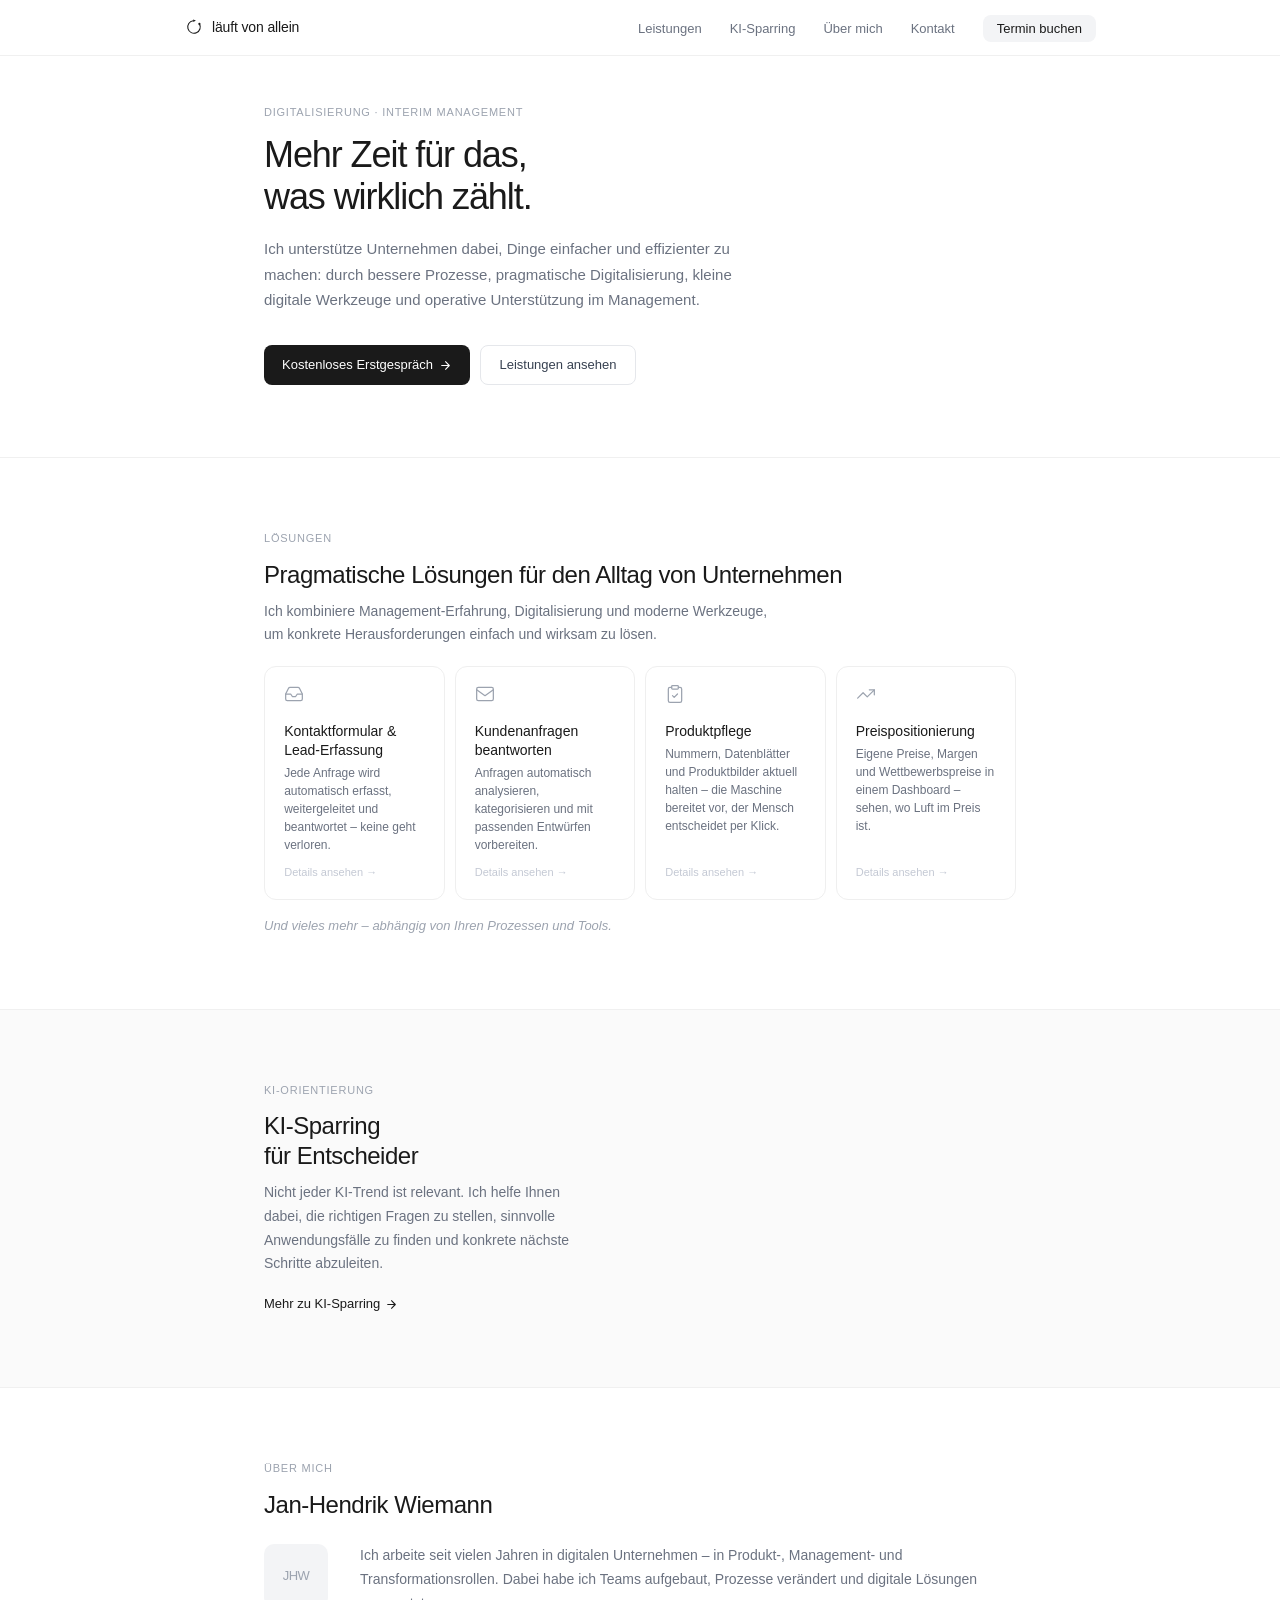
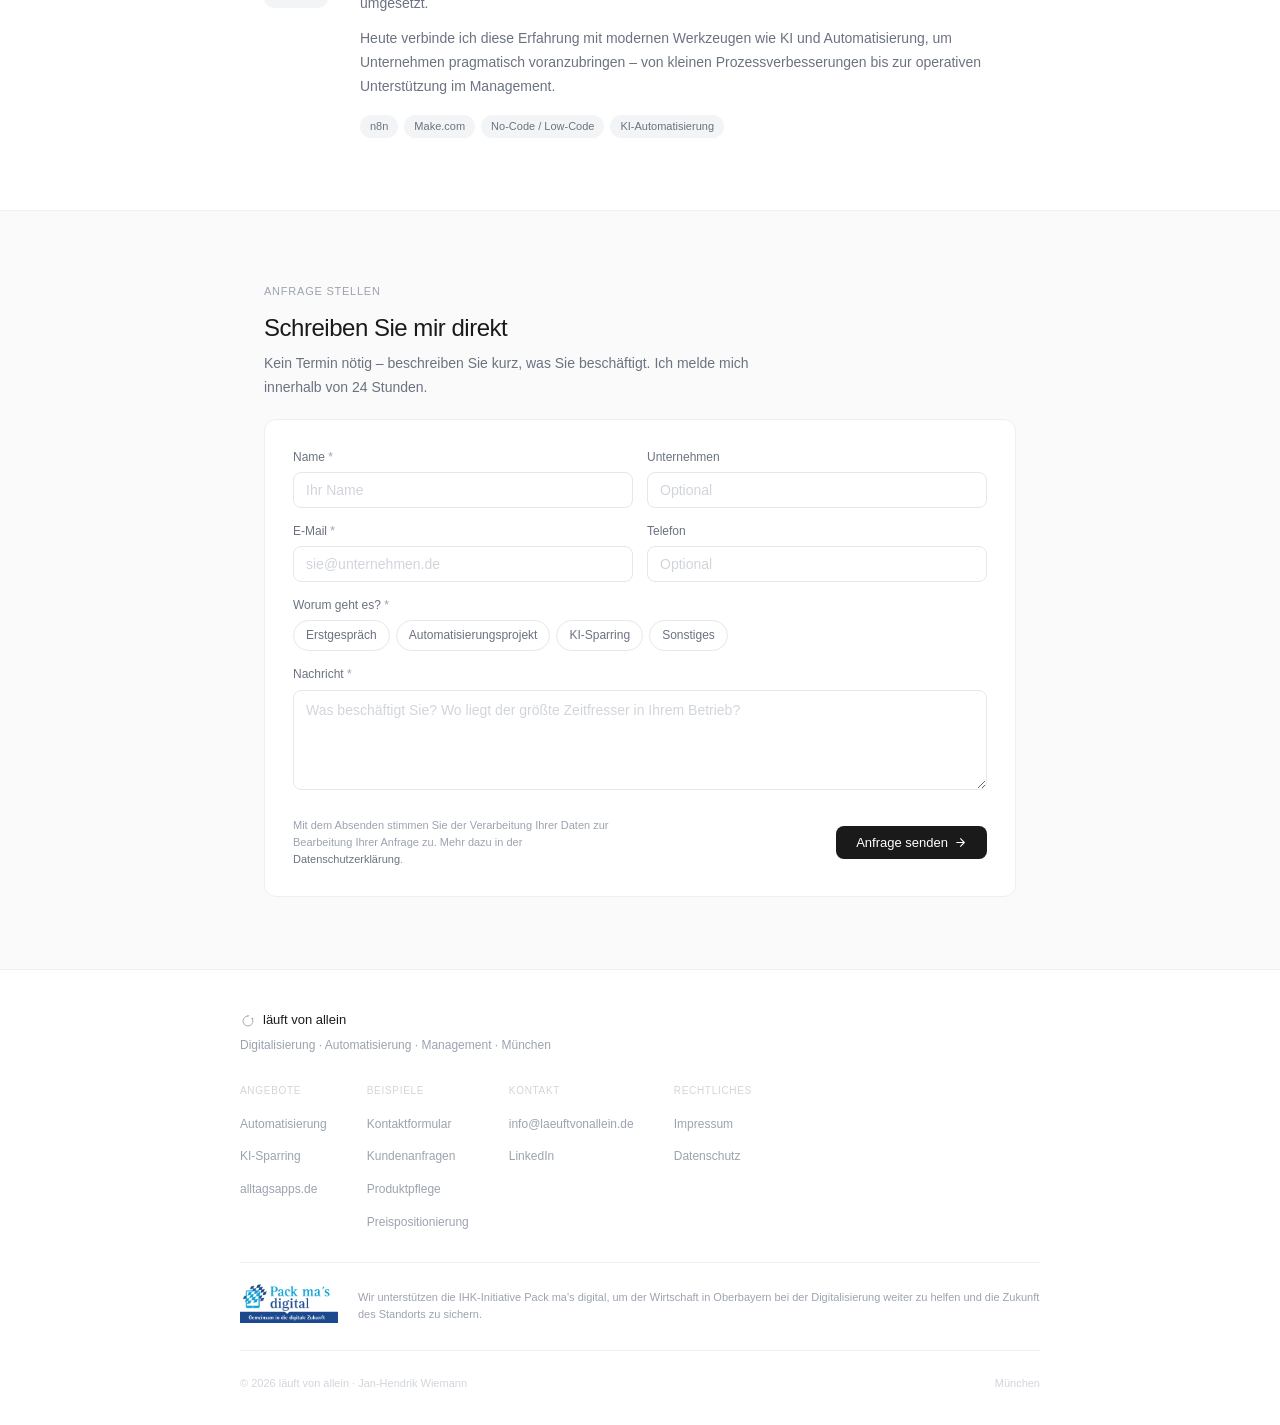
<file: index.html>
<!DOCTYPE html>
<html lang="de">
<head>
  <meta charset="UTF-8">
  <meta name="viewport" content="width=device-width, initial-scale=1.0">
  <link rel="icon" type="image/png" href="/favicon-96x96.png" sizes="96x96" />
  <link rel="icon" type="image/svg+xml" href="/favicon.svg" />
  <link rel="shortcut icon" href="/favicon.ico" />
  <link rel="apple-touch-icon" sizes="180x180" href="/apple-touch-icon.png" />
  <link rel="manifest" href="/site.webmanifest" />
  <title>läuft von allein – Prozessautomatisierung & KI-Orientierung</title>
  <meta name="description" content="Prozessautomatisierung und KI-Orientierung für kleine Unternehmen. Wiederkehrende Abläufe automatisieren, KI sinnvoll einsetzen – ohne IT-Abteilung.">
  <style>
    *, *::before, *::after { box-sizing: border-box; margin: 0; padding: 0; }
    html { scroll-behavior: smooth; }
    body {
      font-family: -apple-system, BlinkMacSystemFont, "Segoe UI", Helvetica, Arial, sans-serif;
      background: #fff;
      color: #1a1a1a;
      font-size: 16px;
      line-height: 1.6;
      -webkit-font-smoothing: antialiased;
    }

    /* ─── Container ─────────────────────────────────────────── */
    .container {
      max-width: 800px;
      margin: 0 auto;
      padding: 0 1.5rem;
    }

    /* ─── Nav ───────────────────────────────────────────────── */
    nav {
      position: fixed; top: 0; left: 0; right: 0; z-index: 100;
      background: rgba(255, 255, 255, 0.96);
      backdrop-filter: blur(8px);
      -webkit-backdrop-filter: blur(8px);
      border-bottom: 1px solid #f0f0f0;
      height: 56px;
      transition: border-color 0.2s;
    }
    .nav-inner {
      max-width: 960px; margin: 0 auto;
      display: flex; align-items: center; justify-content: space-between;
      height: 100%; padding: 0 1.5rem;
    }
    .nav-logo {
      display: flex; align-items: center; gap: 8px;
      text-decoration: none; color: #1a1a1a;
      font-size: 14px; font-weight: 500; letter-spacing: -0.01em;
    }
    .nav-links {
      display: flex; align-items: center;
      gap: 1.75rem; list-style: none;
    }
    .nav-links a {
      font-size: 13px; color: #6b7280;
      text-decoration: none; transition: color 0.15s;
    }
    .nav-links a:hover { color: #1a1a1a; }
    .nav-cta {
      font-size: 13px !important; font-weight: 500 !important;
      color: #1a1a1a !important; background: #f3f4f6;
      border-radius: 8px; padding: 6px 14px;
      transition: background 0.15s !important;
    }
    .nav-cta:hover { background: #e5e7eb !important; color: #1a1a1a !important; }
    .nav-hamburger {
      display: none; flex-direction: column; gap: 4px;
      background: none; border: none; cursor: pointer; padding: 4px;
    }
    .nav-hamburger span {
      display: block; width: 20px; height: 1.5px;
      background: #1a1a1a; border-radius: 2px; transition: all 0.2s;
    }

    /* ─── Sections ──────────────────────────────────────────── */
    .section {
      padding: 4.5rem 1.5rem;
    }
    .section + .section {
      border-top: 1px solid #f0f0f0;
    }
    .section-label {
      display: block;
      font-size: 11px; font-weight: 500;
      letter-spacing: 0.07em; text-transform: uppercase;
      color: #9ca3af; margin-bottom: 0.75rem;
    }
    .section-h2 {
      font-size: clamp(20px, 3vw, 24px);
      font-weight: 500; letter-spacing: -0.02em;
      line-height: 1.25; color: #1a1a1a;
      margin-bottom: 0.6rem;
    }
    .section-sub {
      font-size: 14px; color: #6b7280;
      line-height: 1.65; max-width: 520px;
    }

    /* ─── Hero ──────────────────────────────────────────────── */
    #hero {
      padding-top: 6.5rem;
      padding-bottom: 4.5rem;
      border-top: none !important;
    }
    #hero h1 {
      font-size: clamp(26px, 4.5vw, 36px);
      font-weight: 500; letter-spacing: -0.03em;
      line-height: 1.18; color: #1a1a1a;
      margin-bottom: 1.1rem;
    }
    .hero-sub {
      font-size: 15px; color: #6b7280;
      line-height: 1.7; max-width: 500px;
      margin-bottom: 2rem;
    }
    .hero-btns { display: flex; gap: 0.65rem; flex-wrap: wrap; }

    /* ─── Buttons ───────────────────────────────────────────── */
    .btn-dark {
      display: inline-flex; align-items: center; gap: 6px;
      background: #1a1a1a; color: #fff;
      font-size: 13px; font-weight: 500; font-family: inherit;
      padding: 9px 18px; border-radius: 8px;
      text-decoration: none; border: none; cursor: pointer;
      transition: background 0.15s;
    }
    .btn-dark:hover { background: #333; }
    .btn-outline {
      display: inline-flex; align-items: center; gap: 6px;
      background: transparent; color: #374151;
      font-size: 13px; font-weight: 400; font-family: inherit;
      padding: 9px 18px; border-radius: 8px;
      text-decoration: none; cursor: pointer;
      border: 1px solid #e5e7eb;
      transition: border-color 0.15s, background 0.15s;
    }
    .btn-outline:hover { border-color: #9ca3af; background: #fafafa; }

    /* ─── Divider ───────────────────────────────────────────── */
    .divider { border: none; border-top: 1px solid #f0f0f0; margin: 0; }

    /* ─── Cards grid ────────────────────────────────────────── */
    .cards-grid {
      display: grid;
      grid-template-columns: repeat(auto-fill, minmax(180px, 1fr));
      gap: 10px; margin-top: 1.25rem;
    }
    .card {
      background: #fff; border: 1px solid #efefef;
      border-radius: 12px; padding: 1.1rem 1.2rem;
      text-decoration: none; display: flex; flex-direction: column;
      color: inherit;
      transition: border-color 0.15s, background 0.15s;
    }
    .card:hover { border-color: #d1d5db; background: #fafafa; }
    .card-icon {
      display: block; color: #9ca3af;
      margin-bottom: 10px;
    }
    .card-name {
      font-size: 14px; font-weight: 500;
      color: #1a1a1a; margin-bottom: 4px; line-height: 1.35;
    }
    .card-desc {
      font-size: 12px; color: #6b7280; line-height: 1.5;
      flex: 1;
    }
    .card-link {
      display: inline-flex; align-items: center; gap: 4px;
      margin-top: auto; padding-top: 10px;
      font-size: 11px; color: #c4c9d4;
      transition: color 0.15s;
    }
    .card:hover .card-link { color: #6b7280; }
    .was-more {
      margin-top: 1rem; font-size: 13px;
      color: #9ca3af; font-style: italic;
    }

    /* ─── KI-Sparring ───────────────────────────────────────── */
    #ki-sparring { background: #fafafa; }
    .sparring-layout {
      display: grid; grid-template-columns: 1fr 1.2fr;
      gap: 3.5rem; align-items: start;
    }
    .sparring-tags {
      display: flex; flex-wrap: wrap; gap: 6px; margin: 0.85rem 0 0;
    }
    .sparring-tag {
      font-size: 11px; color: #6b7280;
      background: #fff; border: 1px solid #e5e7eb;
      border-radius: 20px; padding: 3px 10px;
    }
    .text-muted {
      font-size: 14px; color: #6b7280;
      line-height: 1.7; margin-bottom: 0.85rem;
    }
    .text-link {
      display: inline-flex; align-items: center; gap: 5px;
      font-size: 13px; color: #1a1a1a; font-weight: 500;
      text-decoration: none; transition: gap 0.15s;
    }
    .text-link:hover { gap: 9px; }

    /* ─── Über mich ─────────────────────────────────────────── */
    .ueber-layout {
      display: grid; grid-template-columns: auto 1fr;
      gap: 2rem; align-items: start; margin-top: 1.5rem;
    }
    .about-box {
      width: 64px; height: 64px; background: #f3f4f6;
      border-radius: 10px; display: flex;
      align-items: center; justify-content: center;
      font-size: 13px; font-weight: 500; color: #9ca3af;
      letter-spacing: -0.5px; flex-shrink: 0;
    }
    .ueber-text p {
      font-size: 14px; color: #6b7280;
      line-height: 1.7; margin-bottom: 0.75rem;
    }
    .tags { display: flex; flex-wrap: wrap; gap: 6px; margin-top: 1rem; }
    .tag {
      font-size: 11px; color: #6b7280;
      background: #f3f4f6; border-radius: 20px; padding: 3px 10px;
    }

    /* ─── Kontaktformular ───────────────────────────────────── */
    #kontakt { background: #fafafa; }
    .form-wrap {
      background: #fff; border: 1px solid #efefef;
      border-radius: 12px; padding: 1.75rem;
      margin-top: 1.25rem;
    }
    .form-row { margin-bottom: 14px; }
    .form-row-2 {
      display: grid; grid-template-columns: 1fr 1fr;
      gap: 14px; margin-bottom: 14px;
    }
    .form-label {
      display: block; font-size: 12px;
      color: #6b7280; margin-bottom: 5px;
    }
    .form-req { color: #9ca3af; }
    .form-input, .form-textarea {
      width: 100%; font-size: 14px; font-family: inherit;
      border: 1px solid #e5e7eb; border-radius: 8px;
      padding: 9px 12px; color: #1a1a1a; background: #fff;
      outline: none; transition: border-color 0.15s;
    }
    .form-input:focus, .form-textarea:focus { border-color: #9ca3af; }
    .form-input::placeholder, .form-textarea::placeholder { color: #d1d5db; }
    .form-textarea { resize: vertical; min-height: 100px; line-height: 1.55; }
    .interest-wrap {
      display: flex; flex-wrap: wrap; gap: 6px; margin-top: 5px;
    }
    .interest-label {
      display: flex; align-items: center; gap: 5px;
      padding: 5px 12px; background: #fff;
      border: 1px solid #e5e7eb; border-radius: 20px;
      cursor: pointer; font-size: 12px; color: #6b7280;
      transition: all 0.15s; user-select: none;
    }
    .interest-label:hover { border-color: #9ca3af; color: #1a1a1a; }
    .interest-label input { display: none; }
    .interest-label:has(input:checked) {
      background: #f3f4f6; border-color: #9ca3af;
      color: #1a1a1a; font-weight: 500;
    }
    .form-hp { display: none !important; }
    .form-footer {
      display: flex; align-items: center;
      justify-content: space-between;
      flex-wrap: wrap; gap: 1rem; margin-top: 1.25rem;
    }
    .form-privacy {
      font-size: 11px; color: #9ca3af;
      line-height: 1.55; max-width: 320px;
    }
    .form-privacy a { color: #6b7280; text-decoration: none; }
    .form-privacy a:hover { color: #1a1a1a; }
    .form-submit {
      display: inline-flex; align-items: center; gap: 6px;
      background: #1a1a1a; color: #fff;
      font-size: 13px; font-weight: 500; font-family: inherit;
      padding: 9px 20px; border-radius: 8px;
      border: none; cursor: pointer;
      transition: background 0.15s; white-space: nowrap;
    }
    .form-submit:hover { background: #333; }
    .form-submit:disabled { opacity: 0.4; cursor: not-allowed; }
    .form-error {
      display: none; font-size: 12px; color: #b91c1c;
      background: #fef2f2; border: 1px solid #fecaca;
      border-radius: 8px; padding: 10px 12px; margin-top: 12px;
    }
    .form-success {
      display: none; text-align: center; padding: 2rem 1rem;
    }
    .form-success-icon { font-size: 20px; color: #16a34a; margin-bottom: 8px; }
    .form-success h3 {
      font-size: 15px; font-weight: 500;
      color: #1a1a1a; margin-bottom: 4px;
    }
    .form-success p { font-size: 13px; color: #6b7280; }

    /* ─── Footer ────────────────────────────────────────────── */
    footer {
      border-top: 1px solid #f0f0f0;
      padding: 2.5rem 1.5rem 2rem;
    }
    .footer-inner { max-width: 800px; margin: 0 auto; }
    .footer-top {
      display: flex; justify-content: space-between;
      align-items: flex-start; flex-wrap: wrap; gap: 1.75rem;
      padding-bottom: 1.75rem;
      border-bottom: 1px solid #f0f0f0;
    }
    .footer-brand { display: flex; flex-direction: column; gap: 5px; }
    .footer-logo {
      display: flex; align-items: center; gap: 7px;
      text-decoration: none; color: #1a1a1a;
      font-size: 13px; font-weight: 500;
    }
    .footer-brand-sub { font-size: 12px; color: #9ca3af; }
    .footer-nav { display: flex; gap: 2.5rem; flex-wrap: wrap; }
    .footer-nav-col h4 {
      font-size: 10px; font-weight: 500;
      letter-spacing: 0.07em; text-transform: uppercase;
      color: #d1d5db; margin-bottom: 0.65rem;
    }
    .footer-nav-col ul { list-style: none; display: flex; flex-direction: column; gap: 0.45rem; }
    .footer-nav-col a {
      font-size: 12px; color: #9ca3af;
      text-decoration: none; transition: color 0.15s;
    }
    .footer-nav-col a:hover { color: #1a1a1a; }
    .footer-bottom {
      display: flex; justify-content: space-between;
      flex-wrap: wrap; gap: 0.5rem;
      font-size: 11px; color: #d1d5db;
      padding-top: 1.5rem;
    }
    .footer-bottom a { color: #9ca3af; text-decoration: none; }
    .footer-bottom a:hover { color: #1a1a1a; }

    /* ─── Responsive ────────────────────────────────────────── */
    @media (max-width: 768px) {
      .nav-links {
        display: none; flex-direction: column;
        position: absolute; top: 56px; left: 0; right: 0;
        background: #fff; padding: 1.25rem 1.5rem;
        border-bottom: 1px solid #f0f0f0;
        box-shadow: 0 8px 16px rgba(0,0,0,0.04);
        gap: 1rem;
      }
      .nav-links.open { display: flex; }
      .nav-hamburger { display: flex; }
      .sparring-layout { grid-template-columns: 1fr; gap: 1.5rem; }
    }
    @media (max-width: 600px) {
      .form-row-2 { grid-template-columns: 1fr; }
      .form-wrap { padding: 1.25rem; }
      .form-footer { flex-direction: column; }
      .form-submit { width: 100%; justify-content: center; }
    }
    @media (max-width: 480px) {
      .cards-grid { grid-template-columns: 1fr 1fr; }
      .ueber-layout { grid-template-columns: 1fr; }
      .about-box { display: none; }
    }

    /* ─── Footer partner badge ──────────────────────────────── */
    .footer-partner {
      display: flex; align-items: center; gap: 1.25rem;
      padding: 1.25rem 0;
      border-bottom: 1px solid #f0f0f0;
    }
    .footer-partner img {
      height: 40px; width: auto; flex-shrink: 0;
    }
    .footer-partner-text {
      font-size: 11px; color: #9ca3af; line-height: 1.55;
    }
  </style>
</head>
<body>

<!-- ═══ NAV ═══════════════════════════════════════════════════════ -->
<nav id="nav">
  <div class="nav-inner">
    <a href="/" class="nav-logo">
      <svg width="20" height="20" viewBox="0 0 64 64" fill="none" xmlns="http://www.w3.org/2000/svg" aria-hidden="true">
        <circle cx="49.3" cy="22" r="3.5" fill="#1a1a1a"/>
        <path d="M 49.3,22 A 20,20 0 1,1 29.2,12.2" stroke="#1a1a1a" stroke-width="3.5" stroke-linecap="round"/>
        <polygon points="38,11 30,16 29,8" fill="#1a1a1a"/>
      </svg>
      läuft von allein
    </a>
    <ul class="nav-links" id="nav-links">
      <li><a href="#leistungen">Leistungen</a></li>
      <li><a href="#ki-sparring">KI-Sparring</a></li>
      <li><a href="#ueber">Über mich</a></li>
      <li><a href="#kontakt">Kontakt</a></li>
      <li><a href="https://calendar.app.google/vXAGb7DQjwTJtg9t6" target="_blank" rel="noopener" class="nav-cta">Termin buchen</a></li>
    </ul>
    <button class="nav-hamburger" id="hamburger" onclick="toggleMenu()" aria-label="Menü">
      <span></span><span></span><span></span>
    </button>
  </div>
</nav>

<!-- ═══ HERO ════════════════════════════════════════════════════ -->
<section class="section" id="hero">
  <div class="container">
    <span class="section-label">Digitalisierung · Interim Management</span>
    <h1>Mehr Zeit für das,<br>was wirklich zählt.</h1>
    <p class="hero-sub">Ich unterstütze Unternehmen dabei, Dinge einfacher und effizienter zu machen: durch bessere Prozesse, pragmatische Digitalisierung, kleine digitale Werkzeuge und operative Unterstützung im Management.</p>
    <div class="hero-btns">
      <a href="https://calendar.app.google/vXAGb7DQjwTJtg9t6" target="_blank" rel="noopener" class="btn-dark">
        Kostenloses Erstgespräch
        <svg width="13" height="13" viewBox="0 0 24 24" fill="none" stroke="currentColor" stroke-width="2" stroke-linecap="round" stroke-linejoin="round"><path d="M5 12h14M12 5l7 7-7 7"/></svg>
      </a>
      <a href="#leistungen" class="btn-outline">Leistungen ansehen</a>
    </div>
  </div>
</section>

<hr class="divider">

<!-- ═══ LEISTUNGEN / BEISPIELE ══════════════════════════════════ -->
<section class="section" id="leistungen">
  <div class="container">
    <span class="section-label">Lösungen</span>
    <h2 class="section-h2">Pragmatische Lösungen für den Alltag von Unternehmen</h2>
    <p class="section-sub">Ich kombiniere Management-Erfahrung, Digitalisierung und moderne Werkzeuge, um konkrete Herausforderungen einfach und wirksam zu lösen.</p>
    <div class="cards-grid">

      <a href="/kontaktformular" class="card">
        <span class="card-icon">
          <svg width="20" height="20" viewBox="0 0 24 24" fill="none" stroke="currentColor" stroke-width="1.5" stroke-linecap="round" stroke-linejoin="round">
            <polyline points="22 12 16 12 14 15 10 15 8 12 2 12"/>
            <path d="M5.45 5.11 2 12v6a2 2 0 002 2h16a2 2 0 002-2v-6l-3.45-6.89A2 2 0 0016.76 4H7.24a2 2 0 00-1.79 1.11z"/>
          </svg>
        </span>
        <div class="card-name">Kontaktformular &amp; Lead-Erfassung</div>
        <div class="card-desc">Jede Anfrage wird automatisch erfasst, weitergeleitet und beantwortet – keine geht verloren.</div>
        <span class="card-link">Details ansehen →</span>
      </a>

      <a href="/email-autoentwurf" class="card">
        <span class="card-icon">
          <svg width="20" height="20" viewBox="0 0 24 24" fill="none" stroke="currentColor" stroke-width="1.5" stroke-linecap="round" stroke-linejoin="round">
            <rect x="2" y="4" width="20" height="16" rx="2"/>
            <path d="m2 7 10 7 10-7"/>
          </svg>
        </span>
        <div class="card-name">Kundenanfragen beantworten</div>
        <div class="card-desc">Anfragen automatisch analysieren, kategorisieren und mit passenden Entwürfen vorbereiten.</div>
        <span class="card-link">Details ansehen →</span>
      </a>

      <a href="/produktpflege" class="card">
        <span class="card-icon">
          <svg width="20" height="20" viewBox="0 0 24 24" fill="none" stroke="currentColor" stroke-width="1.5" stroke-linecap="round" stroke-linejoin="round">
            <rect width="8" height="4" x="8" y="2" rx="1" ry="1"/>
            <path d="M16 4h2a2 2 0 0 1 2 2v14a2 2 0 0 1-2 2H6a2 2 0 0 1-2-2V6a2 2 0 0 1 2-2h2"/>
            <path d="m9 14 2 2 4-4"/>
          </svg>
        </span>
        <div class="card-name">Produktpflege</div>
        <div class="card-desc">Nummern, Datenblätter und Produktbilder aktuell halten – die Maschine bereitet vor, der Mensch entscheidet per Klick.</div>
        <span class="card-link">Details ansehen →</span>
      </a>

      <a href="/preispositionierung" class="card">
        <span class="card-icon">
          <svg width="20" height="20" viewBox="0 0 24 24" fill="none" stroke="currentColor" stroke-width="1.5" stroke-linecap="round" stroke-linejoin="round">
            <polyline points="22 7 13.5 15.5 8.5 10.5 2 17"/>
            <polyline points="16 7 22 7 22 13"/>
          </svg>
        </span>
        <div class="card-name">Preispositionierung</div>
        <div class="card-desc">Eigene Preise, Margen und Wettbewerbspreise in einem Dashboard – sehen, wo Luft im Preis ist.</div>
        <span class="card-link">Details ansehen →</span>
      </a>

    </div>
    <p class="was-more">Und vieles mehr – abhängig von Ihren Prozessen und Tools.</p>
  </div>
</section>

<!-- ═══ KI-SPARRING ══════════════════════════════════════════════ -->
<section class="section" id="ki-sparring">
  <div class="container">
    <div class="sparring-layout">
      <div>
       <span class="section-label">KI-Orientierung</span>
<h2 class="section-h2">KI-Sparring<br>für Entscheider</h2>

<p class="text-muted">
Nicht jeder KI-Trend ist relevant. Ich helfe Ihnen dabei, die richtigen Fragen zu stellen, sinnvolle Anwendungsfälle zu finden und konkrete nächste Schritte abzuleiten.
</p>

<a href="/ki-sparring" class="text-link">
          Mehr zu KI-Sparring
          <svg width="13" height="13" viewBox="0 0 24 24" fill="none" stroke="currentColor" stroke-width="2" stroke-linecap="round" stroke-linejoin="round"><path d="M5 12h14M12 5l7 7-7 7"/></svg>
        </a>
      </div>
    </div>
  </div>
</section>

<!-- ═══ ÜBER MICH ════════════════════════════════════════════════ -->
<section class="section" id="ueber">
  <div class="container">
    <span class="section-label">Über mich</span>
    <h2 class="section-h2">Jan-Hendrik Wiemann</h2>
    <div class="ueber-layout">
      <div class="about-box">JHW</div>
      <div class="ueber-text">
        <p>Ich arbeite seit vielen Jahren in digitalen Unternehmen – in Produkt-, Management- und Transformationsrollen. Dabei habe ich Teams aufgebaut, Prozesse verändert und digitale Lösungen umgesetzt.</p>
        <p>Heute verbinde ich diese Erfahrung mit modernen Werkzeugen wie KI und Automatisierung, um Unternehmen pragmatisch voranzubringen – von kleinen Prozessverbesserungen bis zur operativen Unterstützung im Management.</p>
        <div class="tags">
          <span class="tag">n8n</span>
          <span class="tag">Make.com</span>
          <span class="tag">No-Code / Low-Code</span>
          <span class="tag">KI-Automatisierung</span>
        </div>
      </div>
    </div>
  </div>
</section>

<!-- ═══ KONTAKT ══════════════════════════════════════════════════ -->
<section class="section" id="kontakt">
  <div class="container">
    <span class="section-label">Anfrage stellen</span>
    <h2 class="section-h2">Schreiben Sie mir direkt</h2>
    <p class="section-sub">Kein Termin nötig – beschreiben Sie kurz, was Sie beschäftigt. Ich melde mich innerhalb von 24&nbsp;Stunden.</p>
    <div class="form-wrap" id="form-wrap">
      <div id="form-fields">
        <div class="form-row-2">
          <div class="form-row" style="margin-bottom:0">
            <label class="form-label" for="kf-name">Name <span class="form-req">*</span></label>
            <input class="form-input" type="text" id="kf-name" name="name" placeholder="Ihr Name" autocomplete="name" required>
          </div>
          <div class="form-row" style="margin-bottom:0">
            <label class="form-label" for="kf-firma">Unternehmen</label>
            <input class="form-input" type="text" id="kf-firma" name="firma" placeholder="Optional" autocomplete="organization">
          </div>
        </div>
        <div class="form-row-2" style="margin-top:14px">
          <div class="form-row" style="margin-bottom:0">
            <label class="form-label" for="kf-email">E-Mail <span class="form-req">*</span></label>
            <input class="form-input" type="email" id="kf-email" name="email" placeholder="sie@unternehmen.de" autocomplete="email" required>
          </div>
          <div class="form-row" style="margin-bottom:0">
            <label class="form-label" for="kf-telefon">Telefon</label>
            <input class="form-input" type="tel" id="kf-telefon" name="telefon" placeholder="Optional" autocomplete="tel">
          </div>
        </div>
        <div class="form-row" style="margin-top:14px">
          <label class="form-label">Worum geht es? <span class="form-req">*</span></label>
          <div class="interest-wrap" id="kf-interests">
            <label class="interest-label">
              <input type="checkbox" name="interesse" value="Erstgespräch"> Erstgespräch
            </label>
            <label class="interest-label">
              <input type="checkbox" name="interesse" value="Automatisierungsprojekt"> Automatisierungsprojekt
            </label>
            <label class="interest-label">
              <input type="checkbox" name="interesse" value="KI-Sparring"> KI-Sparring
            </label>
            <label class="interest-label">
              <input type="checkbox" name="interesse" value="Sonstiges"> Sonstiges
            </label>
          </div>
        </div>
        <div class="form-row" style="margin-top:14px">
          <label class="form-label" for="kf-nachricht">Nachricht <span class="form-req">*</span></label>
          <textarea class="form-textarea" id="kf-nachricht" name="nachricht" placeholder="Was beschäftigt Sie? Wo liegt der größte Zeitfresser in Ihrem Betrieb?" required></textarea>
        </div>
        <div class="form-hp" aria-hidden="true">
          <input type="text" name="_hp" tabindex="-1" autocomplete="off">
        </div>
        <div class="form-error" id="kf-error"></div>
        <div class="form-footer">
          <p class="form-privacy">
            Mit dem Absenden stimmen Sie der Verarbeitung Ihrer Daten zur Bearbeitung Ihrer Anfrage zu.
            Mehr dazu in der <a href="/datenschutz">Datenschutzerklärung</a>.
          </p>
          <button type="button" class="form-submit" id="kf-submit" onclick="submitKontakt()">
            Anfrage senden
            <svg width="13" height="13" viewBox="0 0 24 24" fill="none" stroke="currentColor" stroke-width="2" stroke-linecap="round" stroke-linejoin="round"><path d="M5 12h14M12 5l7 7-7 7"/></svg>
          </button>
        </div>
      </div>
      <div class="form-success" id="kf-success">
        <div class="form-success-icon">✓</div>
        <h3>Anfrage eingegangen</h3>
        <p>Danke – ich melde mich innerhalb von 24&nbsp;Stunden bei Ihnen.</p>
      </div>
    </div>
  </div>
</section>

<!-- ═══ FOOTER ═══════════════════════════════════════════════════ -->
<footer>
  <div class="footer-inner">
    <div class="footer-top">
      <div class="footer-brand">
        <a href="/" class="footer-logo">
          <svg width="16" height="16" viewBox="0 0 64 64" fill="none" xmlns="http://www.w3.org/2000/svg" aria-hidden="true">
            <circle cx="49.3" cy="22" r="3.5" fill="#9ca3af"/>
            <path d="M 49.3,22 A 20,20 0 1,1 29.2,12.2" stroke="#9ca3af" stroke-width="3.5" stroke-linecap="round"/>
            <polygon points="38,11 30,16 29,8" fill="#9ca3af"/>
          </svg>
          läuft von allein
        </a>
        <span class="footer-brand-sub">Digitalisierung · Automatisierung · Management · München</span>
      </div>
      <div class="footer-nav">
        <div class="footer-nav-col">
          <h4>Angebote</h4>
          <ul>
            <li><a href="#leistungen">Automatisierung</a></li>
            <li><a href="/ki-sparring">KI-Sparring</a></li>
            <li><a href="https://alltagsapps.de" target="_blank" rel="noopener">alltagsapps.de</a></li>
          </ul>
        </div>
        <div class="footer-nav-col">
          <h4>Beispiele</h4>
          <ul>
            <li><a href="/kontaktformular">Kontaktformular</a></li>
            <li><a href="/email-autoentwurf">Kundenanfragen</a></li>
            <li><a href="/produktpflege">Produktpflege</a></li>
            <li><a href="/preispositionierung">Preispositionierung</a></li>
          </ul>
        </div>
        <div class="footer-nav-col">
          <h4>Kontakt</h4>
          <ul>
            <li><a href="mailto:info@laeuftvonallein.de">info@laeuftvonallein.de</a></li>
            <li><a href="https://www.linkedin.com/in/janwiemann" target="_blank" rel="noopener">LinkedIn</a></li>
          </ul>
        </div>
        <div class="footer-nav-col">
          <h4>Rechtliches</h4>
          <ul>
            <li><a href="/impressum">Impressum</a></li>
            <li><a href="/datenschutz">Datenschutz</a></li>
          </ul>
        </div>
      </div>
    </div>
    <div class="footer-partner">
      <a href="https://www.packmasdigital.de" target="_blank" rel="noopener" style="flex-shrink:0;">
        <img src="packmasdigital.png" alt="Pack ma's digital – IHK-Initiative">
      </a>
      <span class="footer-partner-text">Wir unterstützen die IHK-Initiative Pack ma's digital, um der Wirtschaft in Oberbayern bei der Digitalisierung weiter zu helfen und die Zukunft des Standorts zu sichern.</span>
    </div>
    <div class="footer-bottom">
      <span>© 2026 läuft von allein · Jan-Hendrik Wiemann</span>
      <span>München</span>
    </div>
  </div>
</footer>

<script>
  // ─── Kontaktformular ───────────────────────────────────────────
  async function submitKontakt() {
    const btn = document.getElementById('kf-submit');
    const errorEl = document.getElementById('kf-error');
    errorEl.style.display = 'none';

    const hp = document.querySelector('input[name="_hp"]');
    if (hp && hp.value) return;

    const name = document.getElementById('kf-name').value.trim();
    const email = document.getElementById('kf-email').value.trim();
    const nachricht = document.getElementById('kf-nachricht').value.trim();

    if (!name || !email || !nachricht) {
      errorEl.textContent = 'Bitte füllen Sie alle Pflichtfelder aus (Name, E-Mail, Nachricht).';
      errorEl.style.display = 'block';
      return;
    }
    if (!/^[^\s@]+@[^\s@]+\.[^\s@]+$/.test(email)) {
      errorEl.textContent = 'Bitte geben Sie eine gültige E-Mail-Adresse ein.';
      errorEl.style.display = 'block';
      return;
    }

    const interests = [...document.querySelectorAll('.interest-label input:checked')]
      .map(i => i.value);

    const payload = {
      name, email,
      firma: document.getElementById('kf-firma').value.trim() || null,
      telefon: document.getElementById('kf-telefon').value.trim() || null,
      interesse: interests.join(', ') || 'Keine Angabe',
      nachricht,
      quelle: 'laeuftvonallein.de',
      timestamp: new Date().toISOString()
    };

    btn.disabled = true;
    btn.textContent = 'Wird gesendet…';

    try {
      const res = await fetch('https://n8n.laeuftvonallein.de/webhook/kontakt-lva', {
        method: 'POST',
        headers: { 'Content-Type': 'application/json' },
        body: JSON.stringify(payload)
      });
      if (!res.ok) throw new Error('HTTP ' + res.status);
      document.getElementById('form-fields').style.display = 'none';
      document.getElementById('kf-success').style.display = 'block';
    } catch (err) {
      errorEl.textContent = 'Etwas ist schiefgelaufen. Bitte schreiben Sie direkt an info@laeuftvonallein.de';
      errorEl.style.display = 'block';
      btn.disabled = false;
      btn.innerHTML = 'Anfrage senden <svg width="13" height="13" viewBox="0 0 24 24" fill="none" stroke="currentColor" stroke-width="2" stroke-linecap="round" stroke-linejoin="round"><path d="M5 12h14M12 5l7 7-7 7"/></svg>';
    }
  }

  // ─── Nav scroll border ─────────────────────────────────────────
  window.addEventListener('scroll', () => {
    document.getElementById('nav').style.borderBottomColor =
      window.scrollY > 10 ? '#e5e7eb' : '#f0f0f0';
  });

  // ─── Mobile menu ───────────────────────────────────────────────
  function toggleMenu() {
    document.getElementById('nav-links').classList.toggle('open');
  }

  document.querySelectorAll('.nav-links a').forEach(a => {
    a.addEventListener('click', () => {
      document.getElementById('nav-links').classList.remove('open');
    });
  });

  // ─── Smooth scroll for internal anchors ───────────────────────
  document.querySelectorAll('a[href^="#"]').forEach(a => {
    a.addEventListener('click', e => {
      const id = a.getAttribute('href').slice(1);
      const el = document.getElementById(id);
      if (el) {
        e.preventDefault();
        const offset = 64;
        const top = el.getBoundingClientRect().top + window.scrollY - offset;
        window.scrollTo({ top, behavior: 'smooth' });
      }
    });
  });
</script>
</body>
</html>
</file>
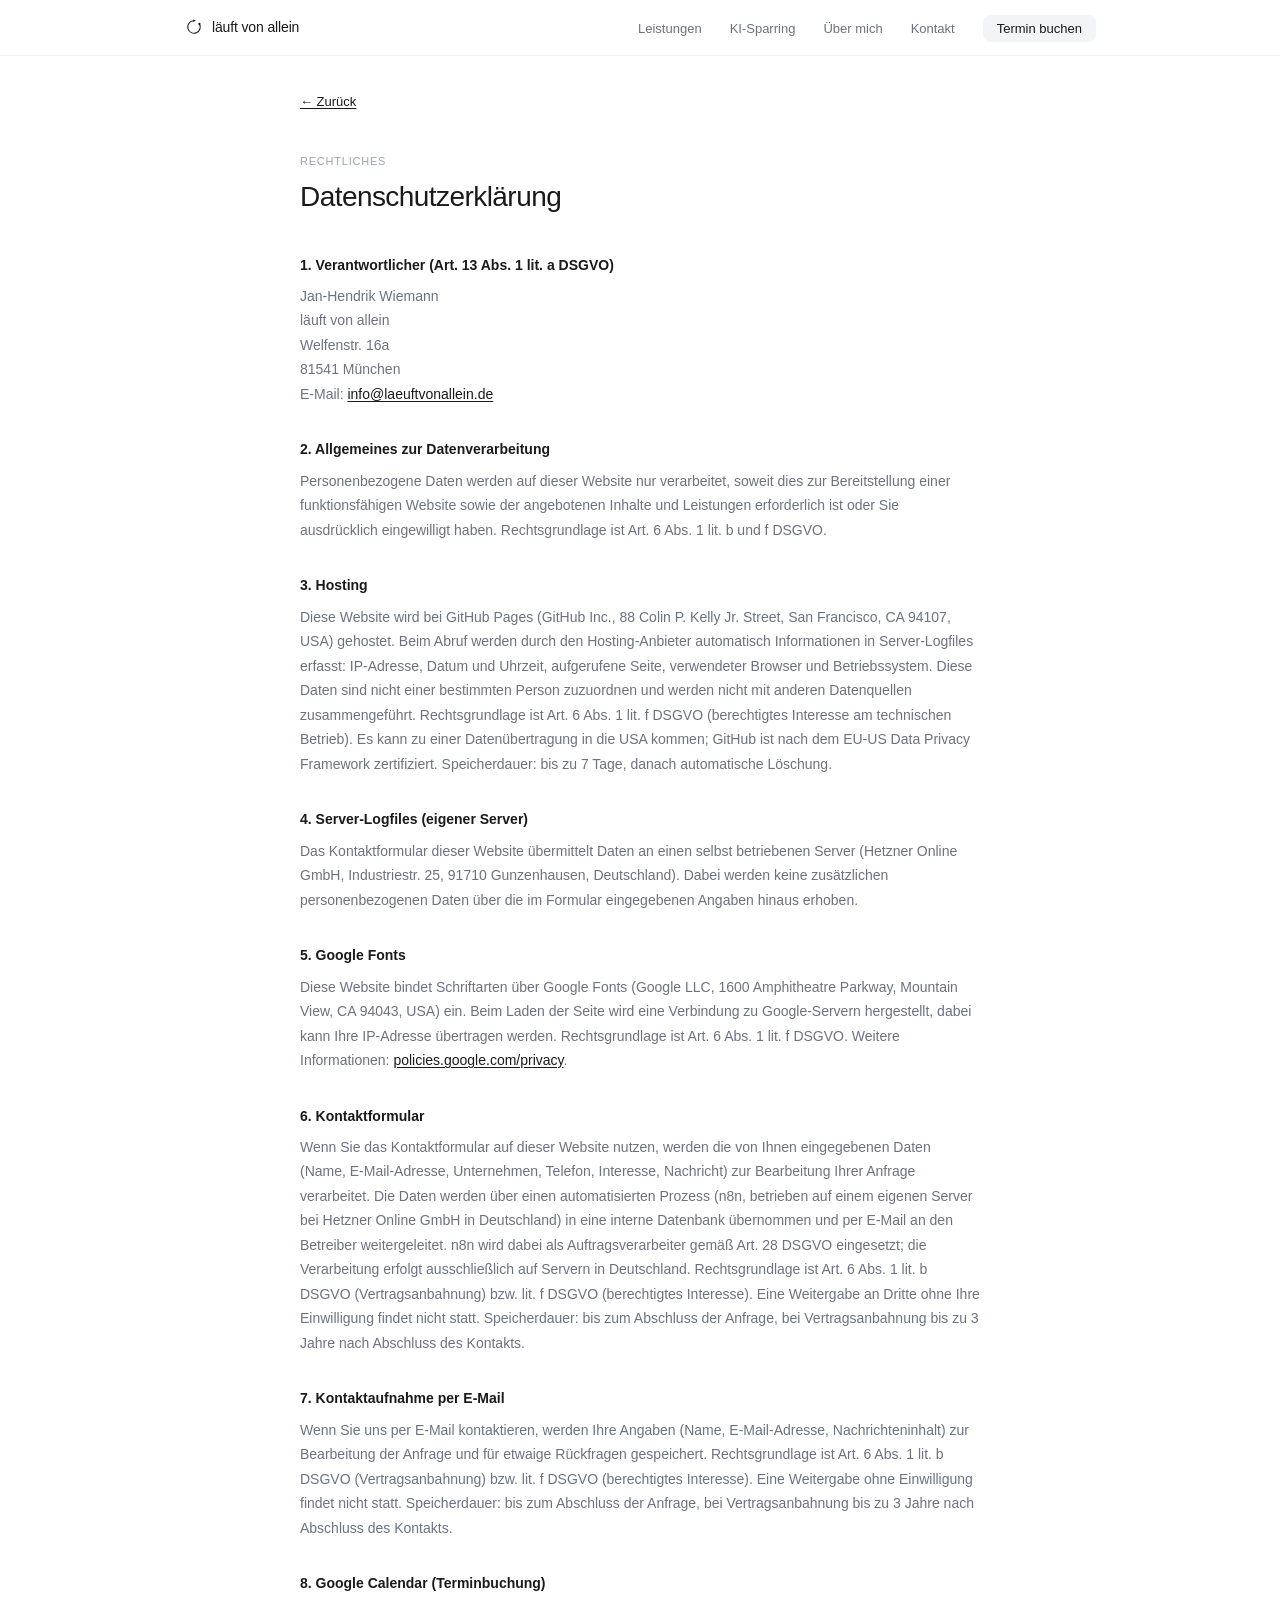
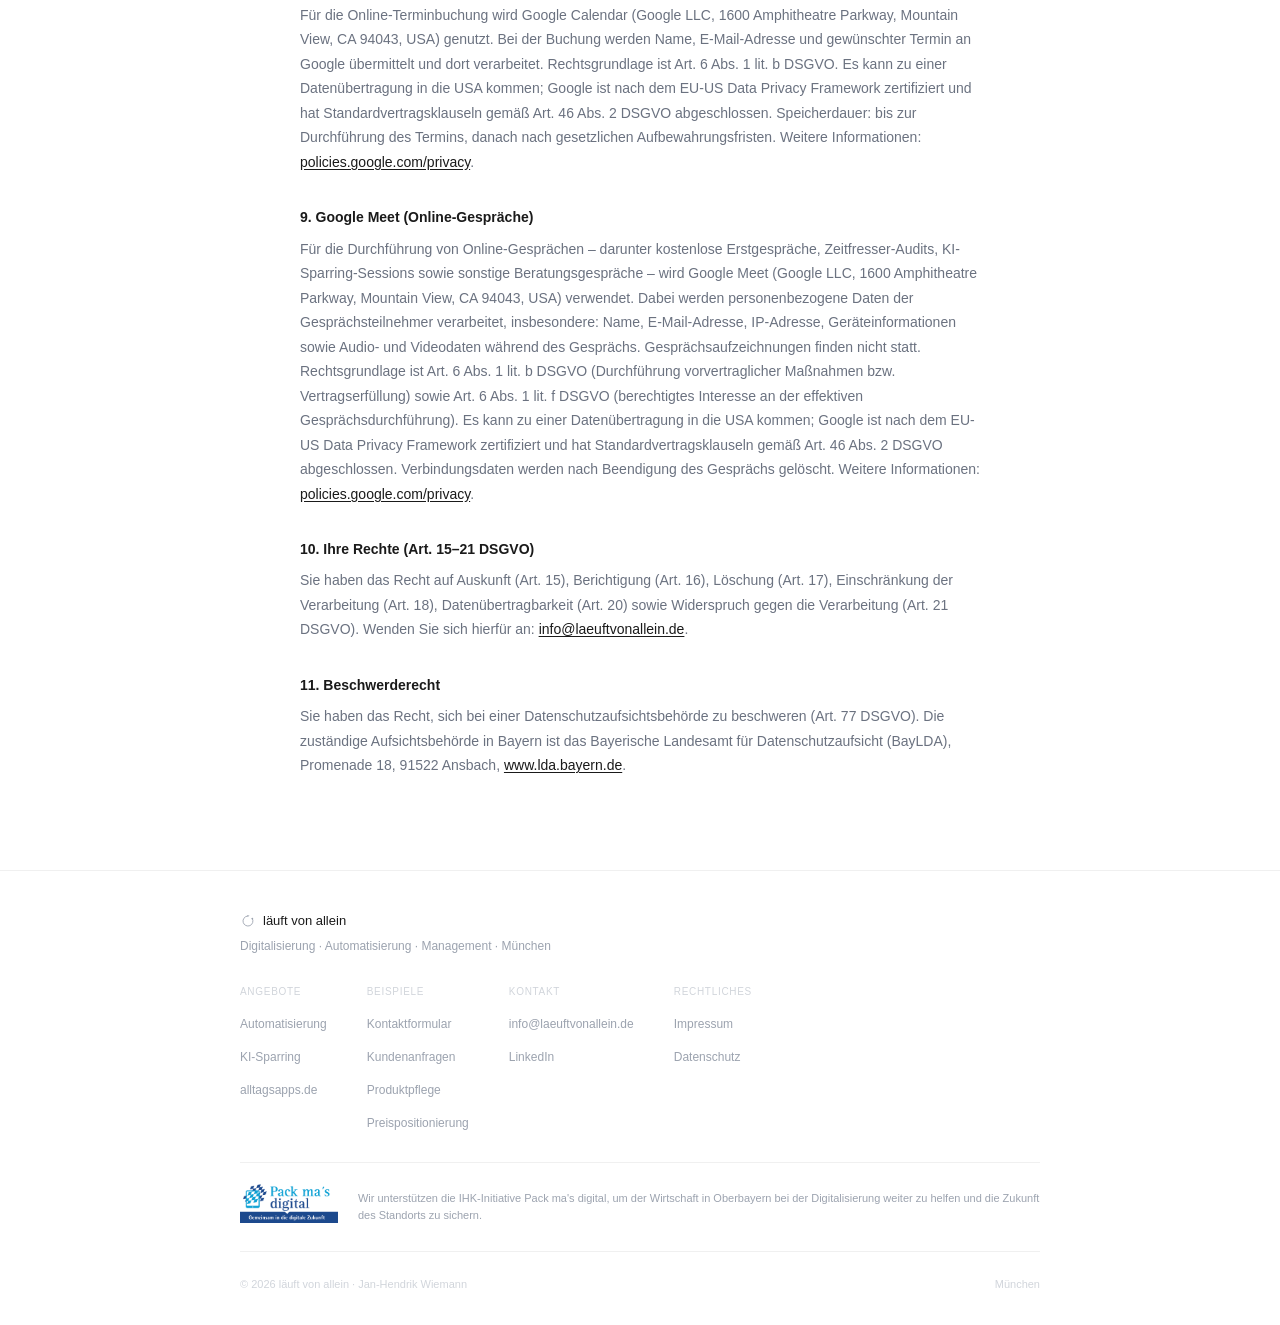
<file: datenschutz/index.html>
<!DOCTYPE html>
<html lang="de">
<head>
  <meta charset="UTF-8">
  <meta name="viewport" content="width=device-width, initial-scale=1.0">
  <title>Datenschutzerklärung – läuft von allein</title>
  <meta name="description" content="Datenschutzerklärung von läuft von allein – Jan-Hendrik Wiemann, München.">
  <meta name="robots" content="noindex, follow">
  <link rel="icon" type="image/png" href="/favicon-96x96.png" sizes="96x96" />
  <link rel="icon" type="image/svg+xml" href="/favicon.svg" />
  <link rel="shortcut icon" href="/favicon.ico" />
  <link rel="apple-touch-icon" sizes="180x180" href="/apple-touch-icon.png" />
  <link rel="manifest" href="/site.webmanifest" />
  <style>
    *, *::before, *::after { box-sizing: border-box; margin: 0; padding: 0; }
    html { scroll-behavior: smooth; }
    body {
      font-family: -apple-system, BlinkMacSystemFont, "Segoe UI", Helvetica, Arial, sans-serif;
      background: #fff;
      color: #1a1a1a;
      font-size: 16px;
      line-height: 1.6;
      -webkit-font-smoothing: antialiased;
    }

    /* ─── Nav ───────────────────────────────────────────────── */
    nav {
      position: fixed; top: 0; left: 0; right: 0; z-index: 100;
      background: rgba(255, 255, 255, 0.96);
      backdrop-filter: blur(8px);
      -webkit-backdrop-filter: blur(8px);
      border-bottom: 1px solid #f0f0f0;
      height: 56px;
      transition: border-color 0.2s;
    }
    .nav-inner {
      max-width: 960px; margin: 0 auto;
      display: flex; align-items: center; justify-content: space-between;
      height: 100%; padding: 0 1.5rem;
    }
    .nav-logo {
      display: flex; align-items: center; gap: 8px;
      text-decoration: none; color: #1a1a1a;
      font-size: 14px; font-weight: 500; letter-spacing: -0.01em;
    }
    .nav-links {
      display: flex; align-items: center;
      gap: 1.75rem; list-style: none;
    }
    .nav-links a {
      font-size: 13px; color: #6b7280;
      text-decoration: none; transition: color 0.15s;
    }
    .nav-links a:hover { color: #1a1a1a; }
    .nav-cta {
      font-size: 13px !important; font-weight: 500 !important;
      color: #1a1a1a !important; background: #f3f4f6;
      border-radius: 8px; padding: 6px 14px;
      transition: background 0.15s !important;
    }
    .nav-cta:hover { background: #e5e7eb !important; color: #1a1a1a !important; }
    .nav-hamburger {
      display: none; flex-direction: column; gap: 4px;
      background: none; border: none; cursor: pointer; padding: 4px;
    }
    .nav-hamburger span {
      display: block; width: 20px; height: 1.5px;
      background: #1a1a1a; border-radius: 2px; transition: all 0.2s;
    }

    /* ─── Legal content ─────────────────────────────────────── */
    .legal-page {
      padding: 5.5rem 1.5rem 5rem;
      min-height: 100vh;
    }
    .legal-inner {
      max-width: 680px;
      margin: 0 auto;
    }
    .legal-back {
      display: inline-flex; align-items: center; gap: 5px;
      font-size: 13px; color: #9ca3af;
      text-decoration: none; margin-bottom: 2.5rem;
      transition: color 0.15s;
    }
    .legal-back:hover { color: #1a1a1a; }
    .section-label {
      display: block;
      font-size: 11px; font-weight: 500;
      letter-spacing: 0.07em; text-transform: uppercase;
      color: #9ca3af; margin-bottom: 0.6rem;
    }
    .legal-inner h1 {
      font-size: clamp(22px, 3.5vw, 28px);
      font-weight: 500; letter-spacing: -0.02em;
      color: #1a1a1a; margin-bottom: 2.5rem; line-height: 1.2;
    }
    .legal-inner h3 {
      font-size: 14px; font-weight: 600;
      color: #1a1a1a; margin: 2rem 0 0.5rem;
    }
    .legal-inner p {
      font-size: 14px; color: #6b7280;
      line-height: 1.75; margin-bottom: 0.75rem;
    }
    .legal-inner a { color: #1a1a1a; text-decoration: underline; text-underline-offset: 2px; }
    .legal-inner a:hover { color: #374151; }

    /* ─── Footer ────────────────────────────────────────────── */
    footer {
      border-top: 1px solid #f0f0f0;
      padding: 2.5rem 1.5rem 2rem;
    }
    .footer-inner { max-width: 800px; margin: 0 auto; }
    .footer-top {
      display: flex; justify-content: space-between;
      align-items: flex-start; flex-wrap: wrap; gap: 1.75rem;
      padding-bottom: 1.75rem;
      border-bottom: 1px solid #f0f0f0;
    }
    .footer-brand { display: flex; flex-direction: column; gap: 5px; }
    .footer-logo {
      display: flex; align-items: center; gap: 7px;
      text-decoration: none; color: #1a1a1a;
      font-size: 13px; font-weight: 500;
    }
    .footer-brand-sub { font-size: 12px; color: #9ca3af; }
    .footer-nav { display: flex; gap: 2.5rem; flex-wrap: wrap; }
    .footer-nav-col h4 {
      font-size: 10px; font-weight: 500;
      letter-spacing: 0.07em; text-transform: uppercase;
      color: #d1d5db; margin-bottom: 0.65rem;
    }
    .footer-nav-col ul { list-style: none; display: flex; flex-direction: column; gap: 0.45rem; }
    .footer-nav-col a {
      font-size: 12px; color: #9ca3af;
      text-decoration: none; transition: color 0.15s;
    }
    .footer-nav-col a:hover { color: #1a1a1a; }
    .footer-bottom {
      display: flex; justify-content: space-between;
      flex-wrap: wrap; gap: 0.5rem;
      font-size: 11px; color: #d1d5db;
      padding-top: 1.5rem;
    }
    .footer-bottom a { color: #9ca3af; text-decoration: none; }
    .footer-bottom a:hover { color: #1a1a1a; }

    /* ─── Responsive ────────────────────────────────────────── */
    @media (max-width: 768px) {
      .nav-links {
        display: none; flex-direction: column;
        position: absolute; top: 56px; left: 0; right: 0;
        background: #fff; padding: 1.25rem 1.5rem;
        border-bottom: 1px solid #f0f0f0;
        box-shadow: 0 8px 16px rgba(0,0,0,0.04);
        gap: 1rem;
      }
      .nav-links.open { display: flex; }
      .nav-hamburger { display: flex; }
      .footer-nav { gap: 1.5rem; }
    }

    /* ─── Footer partner badge ──────────────────────────────── */
    .footer-partner {
      display: flex; align-items: center; gap: 1.25rem;
      padding: 1.25rem 0;
      border-bottom: 1px solid #f0f0f0;
    }
    .footer-partner img {
      height: 40px; width: auto; flex-shrink: 0;
    }
    .footer-partner-text {
      font-size: 11px; color: #9ca3af; line-height: 1.55;
    }
  </style>
</head>
<body>

<!-- ═══ NAV ═══════════════════════════════════════════════════════ -->
<nav id="nav">
  <div class="nav-inner">
    <a href="/" class="nav-logo">
      <svg width="20" height="20" viewBox="0 0 64 64" fill="none" xmlns="http://www.w3.org/2000/svg" aria-hidden="true">
        <circle cx="49.3" cy="22" r="3.5" fill="#1a1a1a"/>
        <path d="M 49.3,22 A 20,20 0 1,1 29.2,12.2" stroke="#1a1a1a" stroke-width="3.5" stroke-linecap="round"/>
        <polygon points="38,11 30,16 29,8" fill="#1a1a1a"/>
      </svg>
      läuft von allein
    </a>
    <ul class="nav-links" id="nav-links">
      <li><a href="/#leistungen">Leistungen</a></li>
      <li><a href="/#ki-sparring">KI-Sparring</a></li>
      <li><a href="/#ueber">Über mich</a></li>
      <li><a href="/#kontakt">Kontakt</a></li>
      <li><a href="https://calendar.app.google/vXAGb7DQjwTJtg9t6" target="_blank" rel="noopener" class="nav-cta">Termin buchen</a></li>
    </ul>
    <button class="nav-hamburger" id="hamburger" onclick="toggleMenu()" aria-label="Menü">
      <span></span><span></span><span></span>
    </button>
  </div>
</nav>

<!-- ═══ CONTENT ══════════════════════════════════════════════════ -->
<div class="legal-page">
  <div class="legal-inner">
    <a href="/" class="legal-back">← Zurück</a>
    <span class="section-label">Rechtliches</span>
    <h1>Datenschutzerklärung</h1>

    <h3>1. Verantwortlicher (Art. 13 Abs. 1 lit. a DSGVO)</h3>
    <p>Jan-Hendrik Wiemann<br>läuft von allein<br>Welfenstr. 16a<br>81541 München<br>E-Mail: <a href="mailto:info@laeuftvonallein.de">info@laeuftvonallein.de</a></p>

    <h3>2. Allgemeines zur Datenverarbeitung</h3>
    <p>Personenbezogene Daten werden auf dieser Website nur verarbeitet, soweit dies zur Bereitstellung einer funktionsfähigen Website sowie der angebotenen Inhalte und Leistungen erforderlich ist oder Sie ausdrücklich eingewilligt haben. Rechtsgrundlage ist Art. 6 Abs. 1 lit. b und f DSGVO.</p>

    <h3>3. Hosting</h3>
    <p>Diese Website wird bei GitHub Pages (GitHub Inc., 88 Colin P. Kelly Jr. Street, San Francisco, CA 94107, USA) gehostet. Beim Abruf werden durch den Hosting-Anbieter automatisch Informationen in Server-Logfiles erfasst: IP-Adresse, Datum und Uhrzeit, aufgerufene Seite, verwendeter Browser und Betriebssystem. Diese Daten sind nicht einer bestimmten Person zuzuordnen und werden nicht mit anderen Datenquellen zusammengeführt. Rechtsgrundlage ist Art. 6 Abs. 1 lit. f DSGVO (berechtigtes Interesse am technischen Betrieb). Es kann zu einer Datenübertragung in die USA kommen; GitHub ist nach dem EU-US Data Privacy Framework zertifiziert. Speicherdauer: bis zu 7 Tage, danach automatische Löschung.</p>

    <h3>4. Server-Logfiles (eigener Server)</h3>
    <p>Das Kontaktformular dieser Website übermittelt Daten an einen selbst betriebenen Server (Hetzner Online GmbH, Industriestr. 25, 91710 Gunzenhausen, Deutschland). Dabei werden keine zusätzlichen personenbezogenen Daten über die im Formular eingegebenen Angaben hinaus erhoben.</p>

    <h3>5. Google Fonts</h3>
    <p>Diese Website bindet Schriftarten über Google Fonts (Google LLC, 1600 Amphitheatre Parkway, Mountain View, CA 94043, USA) ein. Beim Laden der Seite wird eine Verbindung zu Google-Servern hergestellt, dabei kann Ihre IP-Adresse übertragen werden. Rechtsgrundlage ist Art. 6 Abs. 1 lit. f DSGVO. Weitere Informationen: <a href="https://policies.google.com/privacy" target="_blank" rel="noopener">policies.google.com/privacy</a>.</p>

    <h3>6. Kontaktformular</h3>
    <p>Wenn Sie das Kontaktformular auf dieser Website nutzen, werden die von Ihnen eingegebenen Daten (Name, E-Mail-Adresse, Unternehmen, Telefon, Interesse, Nachricht) zur Bearbeitung Ihrer Anfrage verarbeitet. Die Daten werden über einen automatisierten Prozess (n8n, betrieben auf einem eigenen Server bei Hetzner Online GmbH in Deutschland) in eine interne Datenbank übernommen und per E-Mail an den Betreiber weitergeleitet. n8n wird dabei als Auftragsverarbeiter gemäß Art. 28 DSGVO eingesetzt; die Verarbeitung erfolgt ausschließlich auf Servern in Deutschland. Rechtsgrundlage ist Art. 6 Abs. 1 lit. b DSGVO (Vertragsanbahnung) bzw. lit. f DSGVO (berechtigtes Interesse). Eine Weitergabe an Dritte ohne Ihre Einwilligung findet nicht statt. Speicherdauer: bis zum Abschluss der Anfrage, bei Vertragsanbahnung bis zu 3 Jahre nach Abschluss des Kontakts.</p>

    <h3>7. Kontaktaufnahme per E-Mail</h3>
    <p>Wenn Sie uns per E-Mail kontaktieren, werden Ihre Angaben (Name, E-Mail-Adresse, Nachrichteninhalt) zur Bearbeitung der Anfrage und für etwaige Rückfragen gespeichert. Rechtsgrundlage ist Art. 6 Abs. 1 lit. b DSGVO (Vertragsanbahnung) bzw. lit. f DSGVO (berechtigtes Interesse). Eine Weitergabe ohne Einwilligung findet nicht statt. Speicherdauer: bis zum Abschluss der Anfrage, bei Vertragsanbahnung bis zu 3 Jahre nach Abschluss des Kontakts.</p>

    <h3>8. Google Calendar (Terminbuchung)</h3>
    <p>Für die Online-Terminbuchung wird Google Calendar (Google LLC, 1600 Amphitheatre Parkway, Mountain View, CA 94043, USA) genutzt. Bei der Buchung werden Name, E-Mail-Adresse und gewünschter Termin an Google übermittelt und dort verarbeitet. Rechtsgrundlage ist Art. 6 Abs. 1 lit. b DSGVO. Es kann zu einer Datenübertragung in die USA kommen; Google ist nach dem EU-US Data Privacy Framework zertifiziert und hat Standardvertragsklauseln gemäß Art. 46 Abs. 2 DSGVO abgeschlossen. Speicherdauer: bis zur Durchführung des Termins, danach nach gesetzlichen Aufbewahrungsfristen. Weitere Informationen: <a href="https://policies.google.com/privacy" target="_blank" rel="noopener">policies.google.com/privacy</a>.</p>

    <h3>9. Google Meet (Online-Gespräche)</h3>
    <p>Für die Durchführung von Online-Gesprächen – darunter kostenlose Erstgespräche, Zeitfresser-Audits, KI-Sparring-Sessions sowie sonstige Beratungsgespräche – wird Google Meet (Google LLC, 1600 Amphitheatre Parkway, Mountain View, CA 94043, USA) verwendet. Dabei werden personenbezogene Daten der Gesprächsteilnehmer verarbeitet, insbesondere: Name, E-Mail-Adresse, IP-Adresse, Geräteinformationen sowie Audio- und Videodaten während des Gesprächs. Gesprächsaufzeichnungen finden nicht statt. Rechtsgrundlage ist Art. 6 Abs. 1 lit. b DSGVO (Durchführung vorvertraglicher Maßnahmen bzw. Vertragserfüllung) sowie Art. 6 Abs. 1 lit. f DSGVO (berechtigtes Interesse an der effektiven Gesprächsdurchführung). Es kann zu einer Datenübertragung in die USA kommen; Google ist nach dem EU-US Data Privacy Framework zertifiziert und hat Standardvertragsklauseln gemäß Art. 46 Abs. 2 DSGVO abgeschlossen. Verbindungsdaten werden nach Beendigung des Gesprächs gelöscht. Weitere Informationen: <a href="https://policies.google.com/privacy" target="_blank" rel="noopener">policies.google.com/privacy</a>.</p>

    <h3>10. Ihre Rechte (Art. 15–21 DSGVO)</h3>
    <p>Sie haben das Recht auf Auskunft (Art. 15), Berichtigung (Art. 16), Löschung (Art. 17), Einschränkung der Verarbeitung (Art. 18), Datenübertragbarkeit (Art. 20) sowie Widerspruch gegen die Verarbeitung (Art. 21 DSGVO). Wenden Sie sich hierfür an: <a href="mailto:info@laeuftvonallein.de">info@laeuftvonallein.de</a>.</p>

    <h3>11. Beschwerderecht</h3>
    <p>Sie haben das Recht, sich bei einer Datenschutzaufsichtsbehörde zu beschweren (Art. 77 DSGVO). Die zuständige Aufsichtsbehörde in Bayern ist das Bayerische Landesamt für Datenschutzaufsicht (BayLDA), Promenade 18, 91522 Ansbach, <a href="https://www.lda.bayern.de" target="_blank" rel="noopener">www.lda.bayern.de</a>.</p>
  </div>
</div>

<!-- ═══ FOOTER ═══════════════════════════════════════════════════ -->
<footer>
  <div class="footer-inner">
    <div class="footer-top">
      <div class="footer-brand">
        <a href="/" class="footer-logo">
          <svg width="16" height="16" viewBox="0 0 64 64" fill="none" xmlns="http://www.w3.org/2000/svg" aria-hidden="true">
            <circle cx="49.3" cy="22" r="3.5" fill="#9ca3af"/>
            <path d="M 49.3,22 A 20,20 0 1,1 29.2,12.2" stroke="#9ca3af" stroke-width="3.5" stroke-linecap="round"/>
            <polygon points="38,11 30,16 29,8" fill="#9ca3af"/>
          </svg>
          läuft von allein
        </a>
        <span class="footer-brand-sub">Digitalisierung · Automatisierung · Management · München</span>
      </div>
      <div class="footer-nav">
        <div class="footer-nav-col">
          <h4>Angebote</h4>
          <ul>
            <li><a href="/#leistungen">Automatisierung</a></li>
            <li><a href="/ki-sparring">KI-Sparring</a></li>
            <li><a href="https://alltagsapps.de" target="_blank" rel="noopener">alltagsapps.de</a></li>
          </ul>
        </div>
        <div class="footer-nav-col">
          <h4>Beispiele</h4>
          <ul>
            <li><a href="/kontaktformular">Kontaktformular</a></li>
            <li><a href="/email-autoentwurf">Kundenanfragen</a></li>
            <li><a href="/produktpflege">Produktpflege</a></li>
            <li><a href="/preispositionierung">Preispositionierung</a></li>
          </ul>
        </div>
        <div class="footer-nav-col">
          <h4>Kontakt</h4>
          <ul>
            <li><a href="mailto:info@laeuftvonallein.de">info@laeuftvonallein.de</a></li>
            <li><a href="https://www.linkedin.com/in/janwiemann" target="_blank" rel="noopener">LinkedIn</a></li>
          </ul>
        </div>
        <div class="footer-nav-col">
          <h4>Rechtliches</h4>
          <ul>
            <li><a href="/impressum">Impressum</a></li>
            <li><a href="/datenschutz">Datenschutz</a></li>
          </ul>
        </div>
      </div>
    </div>
    <div class="footer-partner">
      <a href="https://www.packmasdigital.de" target="_blank" rel="noopener" style="flex-shrink:0;">
        <img src="packmasdigital.png" alt="Pack ma's digital – IHK-Initiative">
      </a>
      <span class="footer-partner-text">Wir unterstützen die IHK-Initiative Pack ma's digital, um der Wirtschaft in Oberbayern bei der Digitalisierung weiter zu helfen und die Zukunft des Standorts zu sichern.</span>
    </div>
    <div class="footer-bottom">
      <span>© 2026 läuft von allein · Jan-Hendrik Wiemann</span>
      <span>München</span>
    </div>
  </div>
</footer>

<script>
  window.addEventListener('scroll', () => {
    document.getElementById('nav').style.borderBottomColor =
      window.scrollY > 10 ? '#e5e7eb' : '#f0f0f0';
  });
  function toggleMenu() {
    document.getElementById('nav-links').classList.toggle('open');
  }
  document.querySelectorAll('.nav-links a').forEach(a => {
    a.addEventListener('click', () => {
      document.getElementById('nav-links').classList.remove('open');
    });
  });
</script>
</body>
</html>
</file>
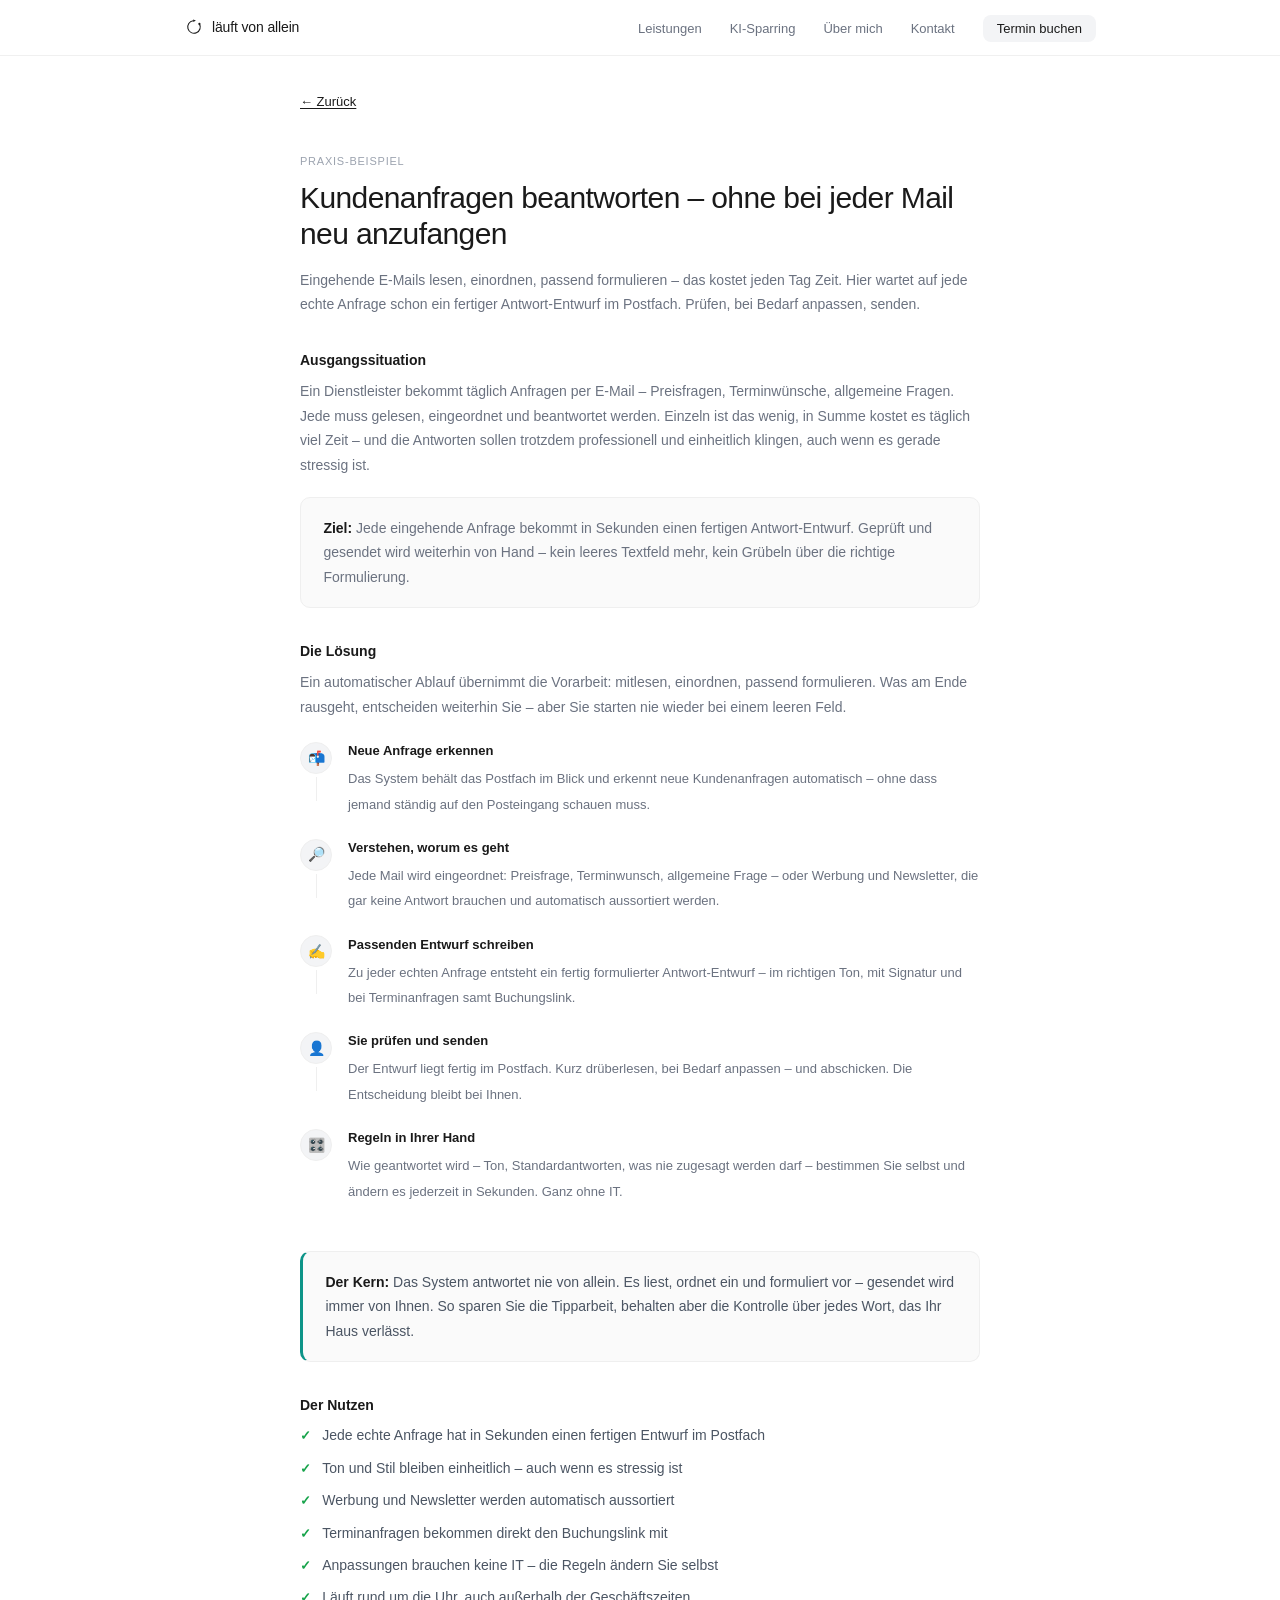
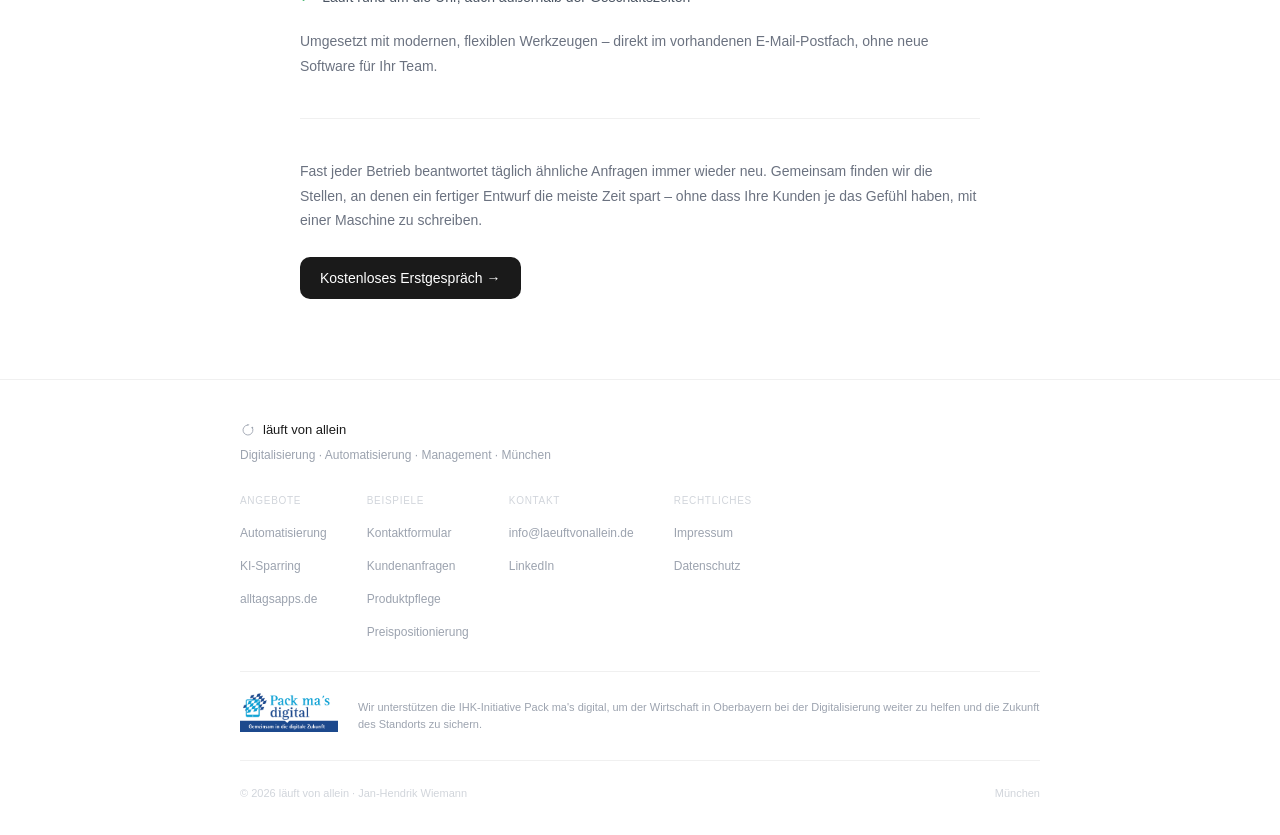
<file: email-autoentwurf/index.html>
<!DOCTYPE html>
<html lang="de">
<head>
  <meta charset="UTF-8">
  <meta name="viewport" content="width=device-width, initial-scale=1.0">
  <title>Kundenanfragen beantworten – ohne bei jeder Mail neu anzufangen | läuft von allein</title>
  <meta name="description" content="Auf jede echte Kundenanfrage wartet in Sekunden ein fertiger Antwort-Entwurf im Postfach. Prüfen, anpassen, senden – der Ton bleibt einheitlich, die Kontrolle bleibt bei Ihnen.">
  <link rel="icon" type="image/png" href="/favicon-96x96.png" sizes="96x96" />
  <link rel="icon" type="image/svg+xml" href="/favicon.svg" />
  <link rel="shortcut icon" href="/favicon.ico" />
  <link rel="apple-touch-icon" sizes="180x180" href="/apple-touch-icon.png" />
  <link rel="manifest" href="/site.webmanifest" />
  <style>
    *, *::before, *::after { box-sizing: border-box; margin: 0; padding: 0; }
    html { scroll-behavior: smooth; }
    body {
      font-family: -apple-system, BlinkMacSystemFont, "Segoe UI", Helvetica, Arial, sans-serif;
      background: #fff;
      color: #1a1a1a;
      font-size: 16px;
      line-height: 1.6;
      -webkit-font-smoothing: antialiased;
    }

    /* ─── Nav ───────────────────────────────────────────────── */
    nav {
      position: fixed; top: 0; left: 0; right: 0; z-index: 100;
      background: rgba(255, 255, 255, 0.96);
      backdrop-filter: blur(8px);
      -webkit-backdrop-filter: blur(8px);
      border-bottom: 1px solid #f0f0f0;
      height: 56px;
      transition: border-color 0.2s;
    }
    .nav-inner {
      max-width: 960px; margin: 0 auto;
      display: flex; align-items: center; justify-content: space-between;
      height: 100%; padding: 0 1.5rem;
    }
    .nav-logo {
      display: flex; align-items: center; gap: 8px;
      text-decoration: none; color: #1a1a1a;
      font-size: 14px; font-weight: 500; letter-spacing: -0.01em;
    }
    .nav-links {
      display: flex; align-items: center;
      gap: 1.75rem; list-style: none;
    }
    .nav-links a {
      font-size: 13px; color: #6b7280;
      text-decoration: none; transition: color 0.15s;
    }
    .nav-links a:hover { color: #1a1a1a; }
    .nav-cta {
      font-size: 13px !important; font-weight: 500 !important;
      color: #1a1a1a !important; background: #f3f4f6;
      border-radius: 8px; padding: 6px 14px;
      transition: background 0.15s !important;
    }
    .nav-cta:hover { background: #e5e7eb !important; color: #1a1a1a !important; }
    .nav-hamburger {
      display: none; flex-direction: column; gap: 4px;
      background: none; border: none; cursor: pointer; padding: 4px;
    }
    .nav-hamburger span {
      display: block; width: 20px; height: 1.5px;
      background: #1a1a1a; border-radius: 2px; transition: all 0.2s;
    }

    /* ─── Page content ──────────────────────────────────────── */
    .content-page {
      padding: 5.5rem 1.5rem 5rem;
      min-height: 100vh;
    }
    .content-inner {
      max-width: 680px;
      margin: 0 auto;
    }
    .content-back {
      display: inline-flex; align-items: center; gap: 5px;
      font-size: 13px; color: #9ca3af;
      text-decoration: none; margin-bottom: 2.5rem;
      transition: color 0.15s;
    }
    .content-back:hover { color: #1a1a1a; }
    .section-label {
      display: block;
      font-size: 11px; font-weight: 500;
      letter-spacing: 0.07em; text-transform: uppercase;
      color: #9ca3af; margin-bottom: 0.6rem;
    }
    .content-inner h1 {
      font-size: clamp(22px, 3.5vw, 30px);
      font-weight: 500; letter-spacing: -0.02em;
      color: #1a1a1a; margin-bottom: 1rem; line-height: 1.2;
    }
    .content-lead {
      font-size: 15px; color: #6b7280;
      line-height: 1.75; margin-bottom: 2.5rem;
    }
    .content-inner h3 {
      font-size: 14px; font-weight: 600;
      color: #1a1a1a; margin: 2rem 0 0.5rem;
    }
    .content-inner p {
      font-size: 14px; color: #6b7280;
      line-height: 1.75; margin-bottom: 0.75rem;
    }
    .content-inner a { color: #1a1a1a; text-decoration: underline; text-underline-offset: 2px; }
    .content-inner a:hover { color: #374151; }

    /* ─── Highlight box ─────────────────────────────────────── */
    .highlight-box {
      background: #fafafa;
      border: 1px solid #efefef;
      border-radius: 10px;
      padding: 1.1rem 1.4rem;
      margin: 1.25rem 0;
      font-size: 14px; color: #6b7280; line-height: 1.75;
    }
    .highlight-box strong { color: #1a1a1a; font-weight: 600; }

    /* ─── Insight box (Kernidee) ────────────────────────────── */
    .insight-box {
      background: #fafafa;
      border: 1px solid #efefef;
      border-left: 3px solid #0d9488;
      border-radius: 10px;
      padding: 1.1rem 1.4rem;
      margin: 1.75rem 0;
      font-size: 14px; color: #4b5563; line-height: 1.75;
    }
    .insight-box strong { color: #1a1a1a; font-weight: 600; }

    /* ─── Flow diagram ──────────────────────────────────────── */
    .flow-diagram {
      margin: 1.25rem 0 1.75rem;
      display: flex; flex-direction: column; gap: 0;
    }
    .flow-step {
      display: flex; align-items: flex-start; gap: 1rem;
    }
    .flow-left {
      display: flex; flex-direction: column; align-items: center;
      flex-shrink: 0; padding-top: 0.15rem;
    }
    .flow-icon {
      width: 32px; height: 32px; border-radius: 50%;
      background: #f3f4f6; border: 1px solid #efefef;
      display: flex; align-items: center; justify-content: center;
      font-size: 14px; flex-shrink: 0;
    }
    .flow-connector {
      width: 1px; flex: 1; min-height: 24px;
      background: #efefef; margin: 3px 0;
    }
    .flow-content {
      padding: 0.1rem 0 1.25rem;
    }
    .flow-content strong {
      display: block; font-size: 13px; font-weight: 600;
      color: #1a1a1a; margin-bottom: 0.2rem;
    }
    .flow-content span {
      font-size: 13px; color: #6b7280; line-height: 1.65;
    }

    /* ─── Benefit list ──────────────────────────────────────── */
    .benefit-list {
      list-style: none;
      margin: 0.5rem 0 1.25rem;
      display: flex; flex-direction: column; gap: 0.6rem;
    }
    .benefit-list li {
      font-size: 14px; color: #4b5563;
      line-height: 1.6;
      display: flex; align-items: baseline; gap: 0.7rem;
    }
    .benefit-list li::before {
      content: '✓'; color: #16a34a; font-weight: 600;
      flex-shrink: 0; font-size: 13px;
    }

    /* ─── Divider ───────────────────────────────────────────── */
    .content-divider {
      border: none; border-top: 1px solid #f0f0f0;
      margin: 2.5rem 0;
    }

    /* ─── CTA button ────────────────────────────────────────── */
    .btn-dark {
      display: inline-flex; align-items: center; gap: 6px;
      background: #1a1a1a; color: #fff !important;
      padding: 10px 20px; border-radius: 10px;
      font-size: 14px; font-weight: 500;
      text-decoration: none !important; transition: background 0.15s;
      margin-top: 0.75rem;
    }
    .btn-dark:hover { background: #374151; color: #fff !important; }

    /* ─── Footer ────────────────────────────────────────────── */
    footer {
      border-top: 1px solid #f0f0f0;
      padding: 2.5rem 1.5rem 2rem;
    }
    .footer-inner { max-width: 800px; margin: 0 auto; }
    .footer-top {
      display: flex; justify-content: space-between;
      align-items: flex-start; flex-wrap: wrap; gap: 1.75rem;
      padding-bottom: 1.75rem;
      border-bottom: 1px solid #f0f0f0;
    }
    .footer-brand { display: flex; flex-direction: column; gap: 5px; }
    .footer-logo {
      display: flex; align-items: center; gap: 7px;
      text-decoration: none; color: #1a1a1a;
      font-size: 13px; font-weight: 500;
    }
    .footer-brand-sub { font-size: 12px; color: #9ca3af; }
    .footer-nav { display: flex; gap: 2.5rem; flex-wrap: wrap; }
    .footer-nav-col h4 {
      font-size: 10px; font-weight: 500;
      letter-spacing: 0.07em; text-transform: uppercase;
      color: #d1d5db; margin-bottom: 0.65rem;
    }
    .footer-nav-col ul { list-style: none; display: flex; flex-direction: column; gap: 0.45rem; }
    .footer-nav-col a {
      font-size: 12px; color: #9ca3af;
      text-decoration: none; transition: color 0.15s;
    }
    .footer-nav-col a:hover { color: #1a1a1a; }
    .footer-bottom {
      display: flex; justify-content: space-between;
      flex-wrap: wrap; gap: 0.5rem;
      font-size: 11px; color: #d1d5db;
      padding-top: 1.5rem;
    }
    .footer-bottom a { color: #9ca3af; text-decoration: none; }
    .footer-bottom a:hover { color: #1a1a1a; }

    /* ─── Responsive ────────────────────────────────────────── */
    @media (max-width: 768px) {
      .nav-links {
        display: none; flex-direction: column;
        position: absolute; top: 56px; left: 0; right: 0;
        background: #fff; padding: 1.25rem 1.5rem;
        border-bottom: 1px solid #f0f0f0;
        box-shadow: 0 8px 16px rgba(0,0,0,0.04);
        gap: 1rem;
      }
      .nav-links.open { display: flex; }
      .nav-hamburger { display: flex; }
      .footer-nav { gap: 1.5rem; }
    }

    /* ─── Footer partner badge ──────────────────────────────── */
    .footer-partner {
      display: flex; align-items: center; gap: 1.25rem;
      padding: 1.25rem 0;
      border-bottom: 1px solid #f0f0f0;
    }
    .footer-partner img {
      height: 40px; width: auto; flex-shrink: 0;
    }
    .footer-partner-text {
      font-size: 11px; color: #9ca3af; line-height: 1.55;
    }
  </style>
</head>
<body>

<!-- ═══ NAV ═══════════════════════════════════════════════════════ -->
<nav id="nav">
  <div class="nav-inner">
    <a href="/" class="nav-logo">
      <svg width="20" height="20" viewBox="0 0 64 64" fill="none" xmlns="http://www.w3.org/2000/svg" aria-hidden="true">
        <circle cx="49.3" cy="22" r="3.5" fill="#1a1a1a"/>
        <path d="M 49.3,22 A 20,20 0 1,1 29.2,12.2" stroke="#1a1a1a" stroke-width="3.5" stroke-linecap="round"/>
        <polygon points="38,11 30,16 29,8" fill="#1a1a1a"/>
      </svg>
      läuft von allein
    </a>
    <ul class="nav-links" id="nav-links">
      <li><a href="/#leistungen">Leistungen</a></li>
      <li><a href="/#ki-sparring">KI-Sparring</a></li>
      <li><a href="/#ueber">Über mich</a></li>
      <li><a href="/#kontakt">Kontakt</a></li>
      <li><a href="https://calendar.app.google/vXAGb7DQjwTJtg9t6" target="_blank" rel="noopener" class="nav-cta">Termin buchen</a></li>
    </ul>
    <button class="nav-hamburger" id="hamburger" onclick="toggleMenu()" aria-label="Menü">
      <span></span><span></span><span></span>
    </button>
  </div>
</nav>

<!-- ═══ CONTENT ══════════════════════════════════════════════════ -->
<div class="content-page">
  <div class="content-inner">

    <a href="/" class="content-back">← Zurück</a>
    <span class="section-label">Praxis-Beispiel</span>
    <h1>Kundenanfragen beantworten – ohne bei jeder Mail neu anzufangen</h1>

    <p class="content-lead">Eingehende E-Mails lesen, einordnen, passend formulieren – das kostet jeden Tag Zeit. Hier wartet auf jede echte Anfrage schon ein fertiger Antwort-Entwurf im Postfach. Prüfen, bei Bedarf anpassen, senden.</p>

    <h3>Ausgangssituation</h3>
    <p>Ein Dienstleister bekommt täglich Anfragen per E-Mail – Preisfragen, Terminwünsche, allgemeine Fragen. Jede muss gelesen, eingeordnet und beantwortet werden. Einzeln ist das wenig, in Summe kostet es täglich viel Zeit – und die Antworten sollen trotzdem professionell und einheitlich klingen, auch wenn es gerade stressig ist.</p>
    <div class="highlight-box">
      <strong>Ziel:</strong> Jede eingehende Anfrage bekommt in Sekunden einen fertigen Antwort-Entwurf. Geprüft und gesendet wird weiterhin von Hand – kein leeres Textfeld mehr, kein Grübeln über die richtige Formulierung.
    </div>

    <h3>Die Lösung</h3>
    <p>Ein automatischer Ablauf übernimmt die Vorarbeit: mitlesen, einordnen, passend formulieren. Was am Ende rausgeht, entscheiden weiterhin Sie – aber Sie starten nie wieder bei einem leeren Feld.</p>

    <div class="flow-diagram">
      <div class="flow-step">
        <div class="flow-left">
          <div class="flow-icon">📬</div>
          <div class="flow-connector"></div>
        </div>
        <div class="flow-content">
          <strong>Neue Anfrage erkennen</strong>
          <span>Das System behält das Postfach im Blick und erkennt neue Kundenanfragen automatisch – ohne dass jemand ständig auf den Posteingang schauen muss.</span>
        </div>
      </div>
      <div class="flow-step">
        <div class="flow-left">
          <div class="flow-icon">🔎</div>
          <div class="flow-connector"></div>
        </div>
        <div class="flow-content">
          <strong>Verstehen, worum es geht</strong>
          <span>Jede Mail wird eingeordnet: Preisfrage, Terminwunsch, allgemeine Frage – oder Werbung und Newsletter, die gar keine Antwort brauchen und automatisch aussortiert werden.</span>
        </div>
      </div>
      <div class="flow-step">
        <div class="flow-left">
          <div class="flow-icon">✍️</div>
          <div class="flow-connector"></div>
        </div>
        <div class="flow-content">
          <strong>Passenden Entwurf schreiben</strong>
          <span>Zu jeder echten Anfrage entsteht ein fertig formulierter Antwort-Entwurf – im richtigen Ton, mit Signatur und bei Terminanfragen samt Buchungslink.</span>
        </div>
      </div>
      <div class="flow-step">
        <div class="flow-left">
          <div class="flow-icon">👤</div>
          <div class="flow-connector"></div>
        </div>
        <div class="flow-content">
          <strong>Sie prüfen und senden</strong>
          <span>Der Entwurf liegt fertig im Postfach. Kurz drüberlesen, bei Bedarf anpassen – und abschicken. Die Entscheidung bleibt bei Ihnen.</span>
        </div>
      </div>
      <div class="flow-step">
        <div class="flow-left">
          <div class="flow-icon">🎛️</div>
        </div>
        <div class="flow-content">
          <strong>Regeln in Ihrer Hand</strong>
          <span>Wie geantwortet wird – Ton, Standardantworten, was nie zugesagt werden darf – bestimmen Sie selbst und ändern es jederzeit in Sekunden. Ganz ohne IT.</span>
        </div>
      </div>
    </div>

    <div class="insight-box">
      <strong>Der Kern:</strong> Das System antwortet nie von allein. Es liest, ordnet ein und formuliert vor – gesendet wird immer von Ihnen. So sparen Sie die Tipparbeit, behalten aber die Kontrolle über jedes Wort, das Ihr Haus verlässt.
    </div>

    <h3>Der Nutzen</h3>
    <ul class="benefit-list">
      <li>Jede echte Anfrage hat in Sekunden einen fertigen Entwurf im Postfach</li>
      <li>Ton und Stil bleiben einheitlich – auch wenn es stressig ist</li>
      <li>Werbung und Newsletter werden automatisch aussortiert</li>
      <li>Terminanfragen bekommen direkt den Buchungslink mit</li>
      <li>Anpassungen brauchen keine IT – die Regeln ändern Sie selbst</li>
      <li>Läuft rund um die Uhr, auch außerhalb der Geschäftszeiten</li>
    </ul>

    <p>Umgesetzt mit modernen, flexiblen Werkzeugen – direkt im vorhandenen E-Mail-Postfach, ohne neue Software für Ihr Team.</p>

    <hr class="content-divider">

    <p>Fast jeder Betrieb beantwortet täglich ähnliche Anfragen immer wieder neu. Gemeinsam finden wir die Stellen, an denen ein fertiger Entwurf die meiste Zeit spart – ohne dass Ihre Kunden je das Gefühl haben, mit einer Maschine zu schreiben.</p>
    <a href="https://calendar.app.google/vXAGb7DQjwTJtg9t6" target="_blank" rel="noopener" class="btn-dark">
      Kostenloses Erstgespräch →
    </a>

  </div>
</div>

<!-- ═══ FOOTER ═══════════════════════════════════════════════════ -->
<footer>
  <div class="footer-inner">
    <div class="footer-top">
      <div class="footer-brand">
        <a href="/" class="footer-logo">
          <svg width="16" height="16" viewBox="0 0 64 64" fill="none" xmlns="http://www.w3.org/2000/svg" aria-hidden="true">
            <circle cx="49.3" cy="22" r="3.5" fill="#9ca3af"/>
            <path d="M 49.3,22 A 20,20 0 1,1 29.2,12.2" stroke="#9ca3af" stroke-width="3.5" stroke-linecap="round"/>
            <polygon points="38,11 30,16 29,8" fill="#9ca3af"/>
          </svg>
          läuft von allein
        </a>
        <span class="footer-brand-sub">Digitalisierung · Automatisierung · Management · München</span>
      </div>
      <div class="footer-nav">
        <div class="footer-nav-col">
          <h4>Angebote</h4>
          <ul>
            <li><a href="/#leistungen">Automatisierung</a></li>
            <li><a href="/ki-sparring">KI-Sparring</a></li>
            <li><a href="https://alltagsapps.de" target="_blank" rel="noopener">alltagsapps.de</a></li>
          </ul>
        </div>
        <div class="footer-nav-col">
          <h4>Beispiele</h4>
          <ul>
            <li><a href="/kontaktformular">Kontaktformular</a></li>
            <li><a href="/email-autoentwurf">Kundenanfragen</a></li>
            <li><a href="/produktpflege">Produktpflege</a></li>
            <li><a href="/preispositionierung">Preispositionierung</a></li>
          </ul>
        </div>
        <div class="footer-nav-col">
          <h4>Kontakt</h4>
          <ul>
            <li><a href="mailto:info@laeuftvonallein.de">info@laeuftvonallein.de</a></li>
            <li><a href="https://www.linkedin.com/in/janwiemann" target="_blank" rel="noopener">LinkedIn</a></li>
          </ul>
        </div>
        <div class="footer-nav-col">
          <h4>Rechtliches</h4>
          <ul>
            <li><a href="/impressum">Impressum</a></li>
            <li><a href="/datenschutz">Datenschutz</a></li>
          </ul>
        </div>
      </div>
    </div>
    <div class="footer-partner">
      <a href="https://www.packmasdigital.de" target="_blank" rel="noopener" style="flex-shrink:0;">
        <img src="packmasdigital.png" alt="Pack ma's digital – IHK-Initiative">
      </a>
      <span class="footer-partner-text">Wir unterstützen die IHK-Initiative Pack ma's digital, um der Wirtschaft in Oberbayern bei der Digitalisierung weiter zu helfen und die Zukunft des Standorts zu sichern.</span>
    </div>
    <div class="footer-bottom">
      <span>© 2026 läuft von allein · Jan-Hendrik Wiemann</span>
      <span>München</span>
    </div>
  </div>
</footer>

<script>
  window.addEventListener('scroll', () => {
    document.getElementById('nav').style.borderBottomColor =
      window.scrollY > 10 ? '#e5e7eb' : '#f0f0f0';
  });
  function toggleMenu() {
    document.getElementById('nav-links').classList.toggle('open');
  }
  document.querySelectorAll('.nav-links a').forEach(a => {
    a.addEventListener('click', () => {
      document.getElementById('nav-links').classList.remove('open');
    });
  });
</script>
</body>
</html>
</file>
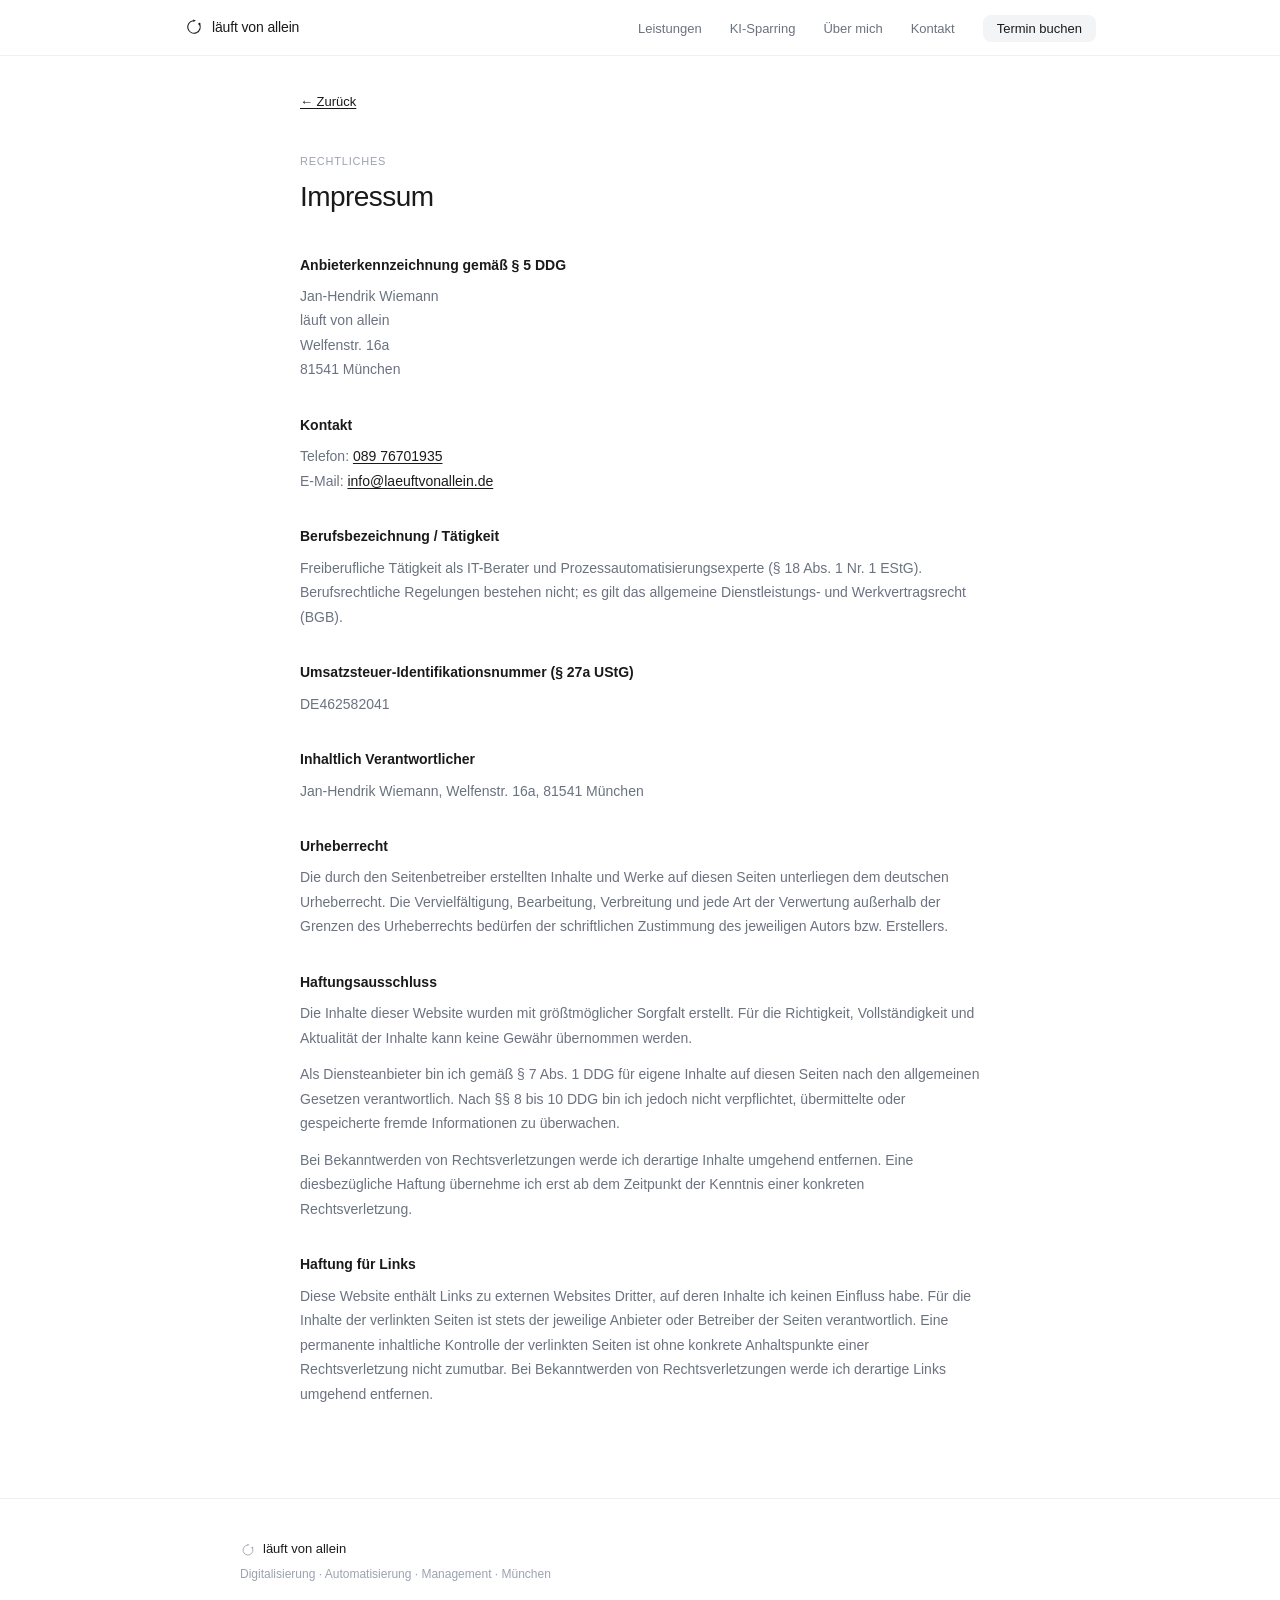
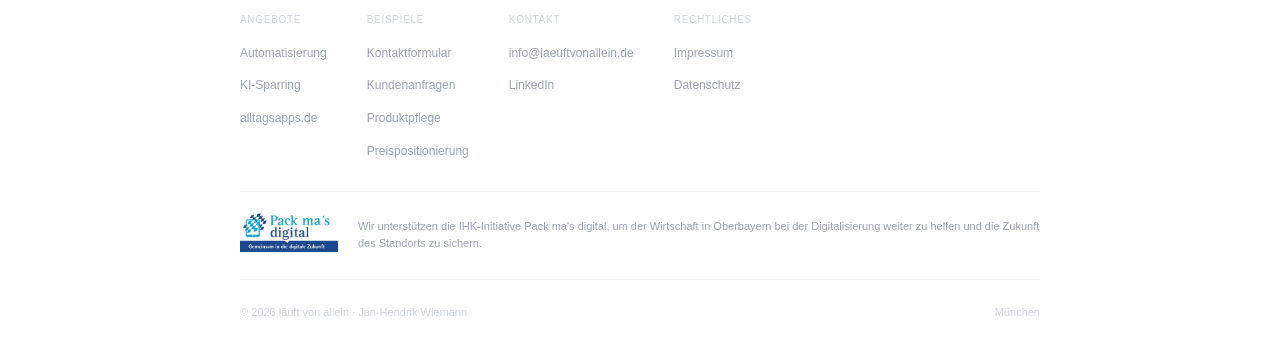
<file: impressum/index.html>
<!DOCTYPE html>
<html lang="de">
<head>
  <meta charset="UTF-8">
  <meta name="viewport" content="width=device-width, initial-scale=1.0">
  <title>Impressum – läuft von allein</title>
  <meta name="description" content="Impressum von läuft von allein – Jan-Hendrik Wiemann, München.">
  <meta name="robots" content="noindex, follow">
  <link rel="icon" type="image/png" href="/favicon-96x96.png" sizes="96x96" />
  <link rel="icon" type="image/svg+xml" href="/favicon.svg" />
  <link rel="shortcut icon" href="/favicon.ico" />
  <link rel="apple-touch-icon" sizes="180x180" href="/apple-touch-icon.png" />
  <link rel="manifest" href="/site.webmanifest" />
  <style>
    *, *::before, *::after { box-sizing: border-box; margin: 0; padding: 0; }
    html { scroll-behavior: smooth; }
    body {
      font-family: -apple-system, BlinkMacSystemFont, "Segoe UI", Helvetica, Arial, sans-serif;
      background: #fff;
      color: #1a1a1a;
      font-size: 16px;
      line-height: 1.6;
      -webkit-font-smoothing: antialiased;
    }

    /* ─── Nav ───────────────────────────────────────────────── */
    nav {
      position: fixed; top: 0; left: 0; right: 0; z-index: 100;
      background: rgba(255, 255, 255, 0.96);
      backdrop-filter: blur(8px);
      -webkit-backdrop-filter: blur(8px);
      border-bottom: 1px solid #f0f0f0;
      height: 56px;
      transition: border-color 0.2s;
    }
    .nav-inner {
      max-width: 960px; margin: 0 auto;
      display: flex; align-items: center; justify-content: space-between;
      height: 100%; padding: 0 1.5rem;
    }
    .nav-logo {
      display: flex; align-items: center; gap: 8px;
      text-decoration: none; color: #1a1a1a;
      font-size: 14px; font-weight: 500; letter-spacing: -0.01em;
    }
    .nav-links {
      display: flex; align-items: center;
      gap: 1.75rem; list-style: none;
    }
    .nav-links a {
      font-size: 13px; color: #6b7280;
      text-decoration: none; transition: color 0.15s;
    }
    .nav-links a:hover { color: #1a1a1a; }
    .nav-cta {
      font-size: 13px !important; font-weight: 500 !important;
      color: #1a1a1a !important; background: #f3f4f6;
      border-radius: 8px; padding: 6px 14px;
      transition: background 0.15s !important;
    }
    .nav-cta:hover { background: #e5e7eb !important; color: #1a1a1a !important; }
    .nav-hamburger {
      display: none; flex-direction: column; gap: 4px;
      background: none; border: none; cursor: pointer; padding: 4px;
    }
    .nav-hamburger span {
      display: block; width: 20px; height: 1.5px;
      background: #1a1a1a; border-radius: 2px; transition: all 0.2s;
    }

    /* ─── Legal content ─────────────────────────────────────── */
    .legal-page {
      padding: 5.5rem 1.5rem 5rem;
      min-height: 100vh;
    }
    .legal-inner {
      max-width: 680px;
      margin: 0 auto;
    }
    .legal-back {
      display: inline-flex; align-items: center; gap: 5px;
      font-size: 13px; color: #9ca3af;
      text-decoration: none; margin-bottom: 2.5rem;
      transition: color 0.15s;
    }
    .legal-back:hover { color: #1a1a1a; }
    .section-label {
      display: block;
      font-size: 11px; font-weight: 500;
      letter-spacing: 0.07em; text-transform: uppercase;
      color: #9ca3af; margin-bottom: 0.6rem;
    }
    .legal-inner h1 {
      font-size: clamp(22px, 3.5vw, 28px);
      font-weight: 500; letter-spacing: -0.02em;
      color: #1a1a1a; margin-bottom: 2.5rem; line-height: 1.2;
    }
    .legal-inner h3 {
      font-size: 14px; font-weight: 600;
      color: #1a1a1a; margin: 2rem 0 0.5rem;
    }
    .legal-inner p {
      font-size: 14px; color: #6b7280;
      line-height: 1.75; margin-bottom: 0.75rem;
    }
    .legal-inner a { color: #1a1a1a; text-decoration: underline; text-underline-offset: 2px; }
    .legal-inner a:hover { color: #374151; }

    /* ─── Footer ────────────────────────────────────────────── */
    footer {
      border-top: 1px solid #f0f0f0;
      padding: 2.5rem 1.5rem 2rem;
    }
    .footer-inner { max-width: 800px; margin: 0 auto; }
    .footer-top {
      display: flex; justify-content: space-between;
      align-items: flex-start; flex-wrap: wrap; gap: 1.75rem;
      padding-bottom: 1.75rem;
      border-bottom: 1px solid #f0f0f0;
    }
    .footer-brand { display: flex; flex-direction: column; gap: 5px; }
    .footer-logo {
      display: flex; align-items: center; gap: 7px;
      text-decoration: none; color: #1a1a1a;
      font-size: 13px; font-weight: 500;
    }
    .footer-brand-sub { font-size: 12px; color: #9ca3af; }
    .footer-nav { display: flex; gap: 2.5rem; flex-wrap: wrap; }
    .footer-nav-col h4 {
      font-size: 10px; font-weight: 500;
      letter-spacing: 0.07em; text-transform: uppercase;
      color: #d1d5db; margin-bottom: 0.65rem;
    }
    .footer-nav-col ul { list-style: none; display: flex; flex-direction: column; gap: 0.45rem; }
    .footer-nav-col a {
      font-size: 12px; color: #9ca3af;
      text-decoration: none; transition: color 0.15s;
    }
    .footer-nav-col a:hover { color: #1a1a1a; }
    .footer-bottom {
      display: flex; justify-content: space-between;
      flex-wrap: wrap; gap: 0.5rem;
      font-size: 11px; color: #d1d5db;
      padding-top: 1.5rem;
    }
    .footer-bottom a { color: #9ca3af; text-decoration: none; }
    .footer-bottom a:hover { color: #1a1a1a; }

    /* ─── Responsive ────────────────────────────────────────── */
    @media (max-width: 768px) {
      .nav-links {
        display: none; flex-direction: column;
        position: absolute; top: 56px; left: 0; right: 0;
        background: #fff; padding: 1.25rem 1.5rem;
        border-bottom: 1px solid #f0f0f0;
        box-shadow: 0 8px 16px rgba(0,0,0,0.04);
        gap: 1rem;
      }
      .nav-links.open { display: flex; }
      .nav-hamburger { display: flex; }
      .footer-nav { gap: 1.5rem; }
    }

    /* ─── Footer partner badge ──────────────────────────────── */
    .footer-partner {
      display: flex; align-items: center; gap: 1.25rem;
      padding: 1.25rem 0;
      border-bottom: 1px solid #f0f0f0;
    }
    .footer-partner img {
      height: 40px; width: auto; flex-shrink: 0;
    }
    .footer-partner-text {
      font-size: 11px; color: #9ca3af; line-height: 1.55;
    }
  </style>
</head>
<body>

<!-- ═══ NAV ═══════════════════════════════════════════════════════ -->
<nav id="nav">
  <div class="nav-inner">
    <a href="/" class="nav-logo">
      <svg width="20" height="20" viewBox="0 0 64 64" fill="none" xmlns="http://www.w3.org/2000/svg" aria-hidden="true">
        <circle cx="49.3" cy="22" r="3.5" fill="#1a1a1a"/>
        <path d="M 49.3,22 A 20,20 0 1,1 29.2,12.2" stroke="#1a1a1a" stroke-width="3.5" stroke-linecap="round"/>
        <polygon points="38,11 30,16 29,8" fill="#1a1a1a"/>
      </svg>
      läuft von allein
    </a>
    <ul class="nav-links" id="nav-links">
      <li><a href="/#leistungen">Leistungen</a></li>
      <li><a href="/#ki-sparring">KI-Sparring</a></li>
      <li><a href="/#ueber">Über mich</a></li>
      <li><a href="/#kontakt">Kontakt</a></li>
      <li><a href="https://calendar.app.google/vXAGb7DQjwTJtg9t6" target="_blank" rel="noopener" class="nav-cta">Termin buchen</a></li>
    </ul>
    <button class="nav-hamburger" id="hamburger" onclick="toggleMenu()" aria-label="Menü">
      <span></span><span></span><span></span>
    </button>
  </div>
</nav>

<!-- ═══ CONTENT ══════════════════════════════════════════════════ -->
<div class="legal-page">
  <div class="legal-inner">
    <a href="/" class="legal-back">← Zurück</a>
    <span class="section-label">Rechtliches</span>
    <h1>Impressum</h1>

    <h3>Anbieterkennzeichnung gemäß § 5 DDG</h3>
    <p>Jan-Hendrik Wiemann<br>läuft von allein<br>Welfenstr. 16a<br>81541 München</p>

    <h3>Kontakt</h3>
    <p>Telefon: <a href="tel:+498976701935">089 76701935</a><br>E-Mail: <a href="mailto:info@laeuftvonallein.de">info@laeuftvonallein.de</a></p>

    <h3>Berufsbezeichnung / Tätigkeit</h3>
    <p>Freiberufliche Tätigkeit als IT-Berater und Prozessautomatisierungsexperte (§ 18 Abs. 1 Nr. 1 EStG).<br>Berufsrechtliche Regelungen bestehen nicht; es gilt das allgemeine Dienstleistungs- und Werkvertragsrecht (BGB).</p>

    <h3>Umsatzsteuer-Identifikationsnummer (§ 27a UStG)</h3>
    <p>DE462582041</p>

    <h3>Inhaltlich Verantwortlicher</h3>
    <p>Jan-Hendrik Wiemann, Welfenstr. 16a, 81541 München</p>

    <h3>Urheberrecht</h3>
    <p>Die durch den Seitenbetreiber erstellten Inhalte und Werke auf diesen Seiten unterliegen dem deutschen Urheberrecht. Die Vervielfältigung, Bearbeitung, Verbreitung und jede Art der Verwertung außerhalb der Grenzen des Urheberrechts bedürfen der schriftlichen Zustimmung des jeweiligen Autors bzw. Erstellers.</p>

    <h3>Haftungsausschluss</h3>
    <p>Die Inhalte dieser Website wurden mit größtmöglicher Sorgfalt erstellt. Für die Richtigkeit, Vollständigkeit und Aktualität der Inhalte kann keine Gewähr übernommen werden.</p>
    <p>Als Diensteanbieter bin ich gemäß § 7 Abs. 1 DDG für eigene Inhalte auf diesen Seiten nach den allgemeinen Gesetzen verantwortlich. Nach §§ 8 bis 10 DDG bin ich jedoch nicht verpflichtet, übermittelte oder gespeicherte fremde Informationen zu überwachen.</p>
    <p>Bei Bekanntwerden von Rechtsverletzungen werde ich derartige Inhalte umgehend entfernen. Eine diesbezügliche Haftung übernehme ich erst ab dem Zeitpunkt der Kenntnis einer konkreten Rechtsverletzung.</p>

    <h3>Haftung für Links</h3>
    <p>Diese Website enthält Links zu externen Websites Dritter, auf deren Inhalte ich keinen Einfluss habe. Für die Inhalte der verlinkten Seiten ist stets der jeweilige Anbieter oder Betreiber der Seiten verantwortlich. Eine permanente inhaltliche Kontrolle der verlinkten Seiten ist ohne konkrete Anhaltspunkte einer Rechtsverletzung nicht zumutbar. Bei Bekanntwerden von Rechtsverletzungen werde ich derartige Links umgehend entfernen.</p>
  </div>
</div>

<!-- ═══ FOOTER ═══════════════════════════════════════════════════ -->
<footer>
  <div class="footer-inner">
    <div class="footer-top">
      <div class="footer-brand">
        <a href="/" class="footer-logo">
          <svg width="16" height="16" viewBox="0 0 64 64" fill="none" xmlns="http://www.w3.org/2000/svg" aria-hidden="true">
            <circle cx="49.3" cy="22" r="3.5" fill="#9ca3af"/>
            <path d="M 49.3,22 A 20,20 0 1,1 29.2,12.2" stroke="#9ca3af" stroke-width="3.5" stroke-linecap="round"/>
            <polygon points="38,11 30,16 29,8" fill="#9ca3af"/>
          </svg>
          läuft von allein
        </a>
        <span class="footer-brand-sub">Digitalisierung · Automatisierung · Management · München</span>
      </div>
      <div class="footer-nav">
        <div class="footer-nav-col">
          <h4>Angebote</h4>
          <ul>
            <li><a href="/#leistungen">Automatisierung</a></li>
            <li><a href="/ki-sparring">KI-Sparring</a></li>
            <li><a href="https://alltagsapps.de" target="_blank" rel="noopener">alltagsapps.de</a></li>
          </ul>
        </div>
        <div class="footer-nav-col">
          <h4>Beispiele</h4>
          <ul>
            <li><a href="/kontaktformular">Kontaktformular</a></li>
            <li><a href="/email-autoentwurf">Kundenanfragen</a></li>
            <li><a href="/produktpflege">Produktpflege</a></li>
            <li><a href="/preispositionierung">Preispositionierung</a></li>
          </ul>
        </div>
        <div class="footer-nav-col">
          <h4>Kontakt</h4>
          <ul>
            <li><a href="mailto:info@laeuftvonallein.de">info@laeuftvonallein.de</a></li>
            <li><a href="https://www.linkedin.com/in/janwiemann" target="_blank" rel="noopener">LinkedIn</a></li>
          </ul>
        </div>
        <div class="footer-nav-col">
          <h4>Rechtliches</h4>
          <ul>
            <li><a href="/impressum">Impressum</a></li>
            <li><a href="/datenschutz">Datenschutz</a></li>
          </ul>
        </div>
      </div>
    </div>
    <div class="footer-partner">
      <a href="https://www.packmasdigital.de" target="_blank" rel="noopener" style="flex-shrink:0;">
        <img src="packmasdigital.png" alt="Pack ma's digital – IHK-Initiative">
      </a>
      <span class="footer-partner-text">Wir unterstützen die IHK-Initiative Pack ma's digital, um der Wirtschaft in Oberbayern bei der Digitalisierung weiter zu helfen und die Zukunft des Standorts zu sichern.</span>
    </div>
    <div class="footer-bottom">
      <span>© 2026 läuft von allein · Jan-Hendrik Wiemann</span>
      <span>München</span>
    </div>
  </div>
</footer>

<script>
  window.addEventListener('scroll', () => {
    document.getElementById('nav').style.borderBottomColor =
      window.scrollY > 10 ? '#e5e7eb' : '#f0f0f0';
  });
  function toggleMenu() {
    document.getElementById('nav-links').classList.toggle('open');
  }
  document.querySelectorAll('.nav-links a').forEach(a => {
    a.addEventListener('click', () => {
      document.getElementById('nav-links').classList.remove('open');
    });
  });
</script>
</body>
</html>
</file>
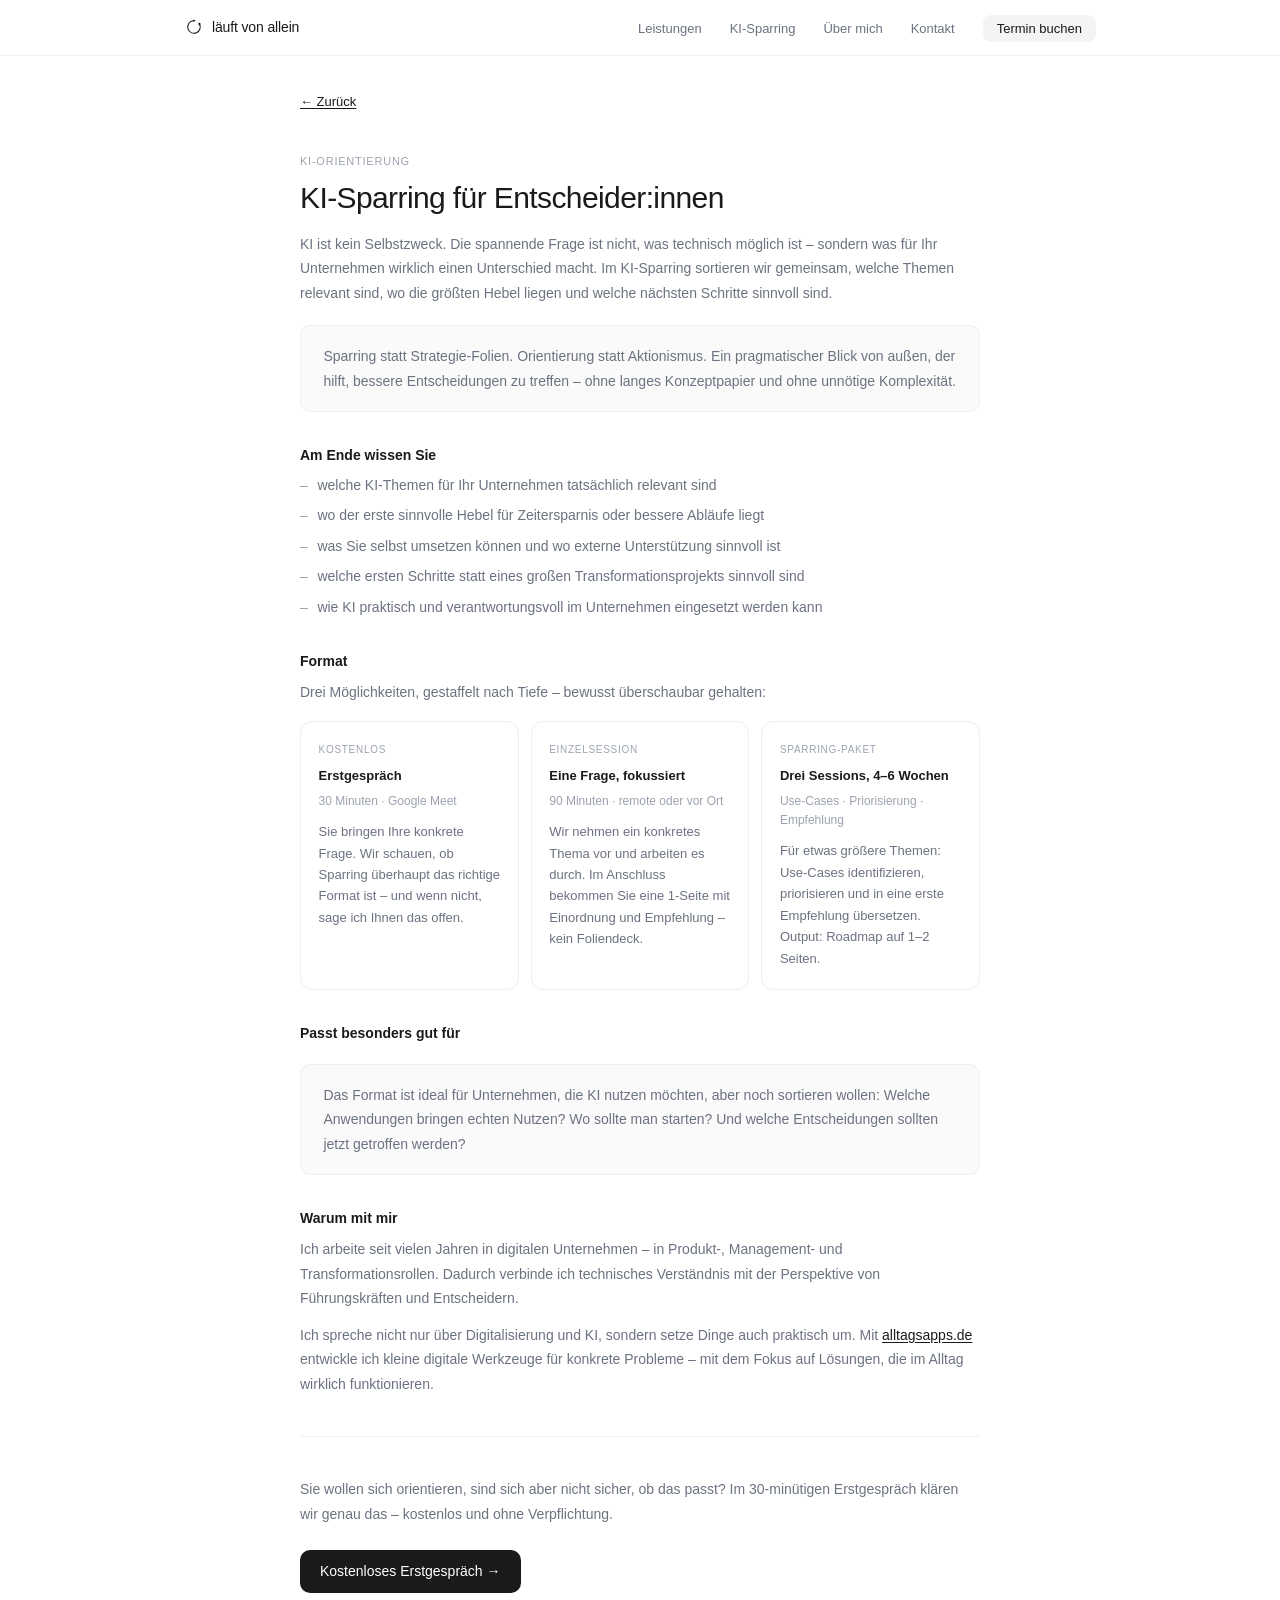
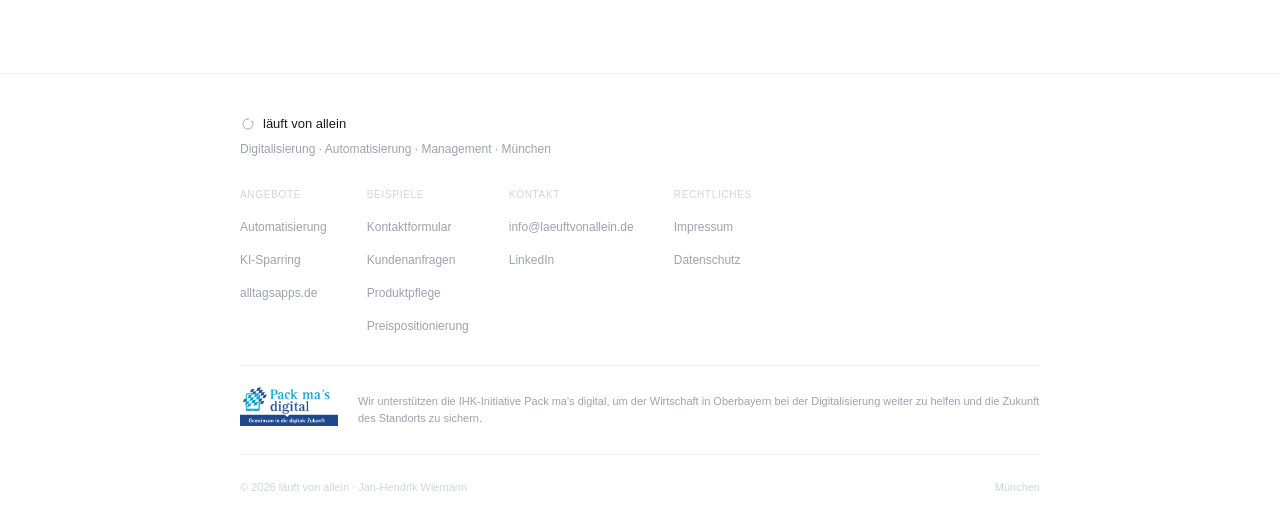
<file: ki-sparring/index.html>
<!DOCTYPE html>
<html lang="de">
<head>
  <meta charset="UTF-8">
  <meta name="viewport" content="width=device-width, initial-scale=1.0">
  <title>KI-Sparring für Entscheider – läuft von allein</title>
  <meta name="description" content="Orientierung in der KI-Entwicklung für Geschäftsführungen, Inhaber:innen und Entscheider:innen kleinerer Unternehmen. Sparring statt Strategie-Folien.">
  <link rel="icon" type="image/png" href="/favicon-96x96.png" sizes="96x96" />
  <link rel="icon" type="image/svg+xml" href="/favicon.svg" />
  <link rel="shortcut icon" href="/favicon.ico" />
  <link rel="apple-touch-icon" sizes="180x180" href="/apple-touch-icon.png" />
  <link rel="manifest" href="/site.webmanifest" />
  <style>
    *, *::before, *::after { box-sizing: border-box; margin: 0; padding: 0; }
    html { scroll-behavior: smooth; }
    body {
      font-family: -apple-system, BlinkMacSystemFont, "Segoe UI", Helvetica, Arial, sans-serif;
      background: #fff;
      color: #1a1a1a;
      font-size: 16px;
      line-height: 1.6;
      -webkit-font-smoothing: antialiased;
    }

    /* ─── Nav ───────────────────────────────────────────────── */
    nav {
      position: fixed; top: 0; left: 0; right: 0; z-index: 100;
      background: rgba(255, 255, 255, 0.96);
      backdrop-filter: blur(8px);
      -webkit-backdrop-filter: blur(8px);
      border-bottom: 1px solid #f0f0f0;
      height: 56px;
      transition: border-color 0.2s;
    }
    .nav-inner {
      max-width: 960px; margin: 0 auto;
      display: flex; align-items: center; justify-content: space-between;
      height: 100%; padding: 0 1.5rem;
    }
    .nav-logo {
      display: flex; align-items: center; gap: 8px;
      text-decoration: none; color: #1a1a1a;
      font-size: 14px; font-weight: 500; letter-spacing: -0.01em;
    }
    .nav-links {
      display: flex; align-items: center;
      gap: 1.75rem; list-style: none;
    }
    .nav-links a {
      font-size: 13px; color: #6b7280;
      text-decoration: none; transition: color 0.15s;
    }
    .nav-links a:hover { color: #1a1a1a; }
    .nav-cta {
      font-size: 13px !important; font-weight: 500 !important;
      color: #1a1a1a !important; background: #f3f4f6;
      border-radius: 8px; padding: 6px 14px;
      transition: background 0.15s !important;
    }
    .nav-cta:hover { background: #e5e7eb !important; color: #1a1a1a !important; }
    .nav-hamburger {
      display: none; flex-direction: column; gap: 4px;
      background: none; border: none; cursor: pointer; padding: 4px;
    }
    .nav-hamburger span {
      display: block; width: 20px; height: 1.5px;
      background: #1a1a1a; border-radius: 2px; transition: all 0.2s;
    }

    /* ─── Page content ──────────────────────────────────────── */
    .content-page {
      padding: 5.5rem 1.5rem 5rem;
      min-height: 100vh;
    }
    .content-inner {
      max-width: 680px;
      margin: 0 auto;
    }
    .content-back {
      display: inline-flex; align-items: center; gap: 5px;
      font-size: 13px; color: #9ca3af;
      text-decoration: none; margin-bottom: 2.5rem;
      transition: color 0.15s;
    }
    .content-back:hover { color: #1a1a1a; }
    .section-label {
      display: block;
      font-size: 11px; font-weight: 500;
      letter-spacing: 0.07em; text-transform: uppercase;
      color: #9ca3af; margin-bottom: 0.6rem;
    }
    .content-inner h1 {
      font-size: clamp(22px, 3.5vw, 30px);
      font-weight: 500; letter-spacing: -0.02em;
      color: #1a1a1a; margin-bottom: 1rem; line-height: 1.2;
    }
    .content-lead {
      font-size: 15px; color: #6b7280;
      line-height: 1.75; margin-bottom: 2.5rem;
    }
    .content-inner h3 {
      font-size: 14px; font-weight: 600;
      color: #1a1a1a; margin: 2rem 0 0.5rem;
    }
    .content-inner p {
      font-size: 14px; color: #6b7280;
      line-height: 1.75; margin-bottom: 0.75rem;
    }
    .content-inner a { color: #1a1a1a; text-decoration: underline; text-underline-offset: 2px; }
    .content-inner a:hover { color: #374151; }

    /* ─── Highlight box ─────────────────────────────────────── */
    .highlight-box {
      background: #fafafa;
      border: 1px solid #efefef;
      border-radius: 10px;
      padding: 1.1rem 1.4rem;
      margin: 1.25rem 0;
      font-size: 14px; color: #6b7280; line-height: 1.75;
    }
    .highlight-box.muted {
      background: #fafafa;
      border-color: #efefef;
    }

    /* ─── Question list ─────────────────────────────────────── */
    .question-list {
      list-style: none;
      margin: 0.5rem 0 1.25rem;
      display: flex; flex-direction: column; gap: 0.5rem;
    }
    .question-list li {
      font-size: 14px; color: #6b7280;
      line-height: 1.6;
      display: flex; align-items: baseline; gap: 0.6rem;
    }
    .question-list li::before {
      content: '–';
      color: #9ca3af;
      flex-shrink: 0;
    }

    /* ─── Format cards ──────────────────────────────────────── */
    .format-grid {
      display: grid;
      grid-template-columns: repeat(3, 1fr);
      gap: 0.75rem;
      margin: 1rem 0 1.5rem;
    }
    .format-card {
      background: #fff;
      border: 1px solid #efefef;
      border-radius: 12px;
      padding: 1.25rem 1.1rem;
      display: flex; flex-direction: column; gap: 0.4rem;
      transition: border-color 0.15s, box-shadow 0.15s;
    }
    .format-card:hover {
      border-color: #d1d5db;
      box-shadow: 0 2px 8px rgba(0,0,0,0.04);
    }
    .format-card-tag {
      font-size: 10px; font-weight: 500;
      letter-spacing: 0.07em; text-transform: uppercase;
      color: #9ca3af; margin-bottom: 0.25rem;
    }
    .format-card h4 {
      font-size: 13px; font-weight: 600;
      color: #1a1a1a; line-height: 1.3;
    }
    .format-card-meta {
      font-size: 12px; color: #9ca3af;
      margin-bottom: 0.25rem;
    }
    .format-card p {
      font-size: 13px !important;
      color: #6b7280; line-height: 1.65;
      margin-bottom: 0 !important;
    }

    /* ─── Divider ───────────────────────────────────────────── */
    .content-divider {
      border: none; border-top: 1px solid #f0f0f0;
      margin: 2.5rem 0;
    }

    /* ─── CTA button ────────────────────────────────────────── */
    .btn-dark {
      display: inline-flex; align-items: center; gap: 6px;
      background: #1a1a1a; color: #fff !important;
      padding: 10px 20px; border-radius: 10px;
      font-size: 14px; font-weight: 500;
      text-decoration: none !important; transition: background 0.15s;
      margin-top: 0.75rem;
    }
    .btn-dark:hover { background: #374151; color: #fff !important; }

    /* ─── Footer ────────────────────────────────────────────── */
    footer {
      border-top: 1px solid #f0f0f0;
      padding: 2.5rem 1.5rem 2rem;
    }
    .footer-inner { max-width: 800px; margin: 0 auto; }
    .footer-top {
      display: flex; justify-content: space-between;
      align-items: flex-start; flex-wrap: wrap; gap: 1.75rem;
      padding-bottom: 1.75rem;
      border-bottom: 1px solid #f0f0f0;
    }
    .footer-brand { display: flex; flex-direction: column; gap: 5px; }
    .footer-logo {
      display: flex; align-items: center; gap: 7px;
      text-decoration: none; color: #1a1a1a;
      font-size: 13px; font-weight: 500;
    }
    .footer-brand-sub { font-size: 12px; color: #9ca3af; }
    .footer-nav { display: flex; gap: 2.5rem; flex-wrap: wrap; }
    .footer-nav-col h4 {
      font-size: 10px; font-weight: 500;
      letter-spacing: 0.07em; text-transform: uppercase;
      color: #d1d5db; margin-bottom: 0.65rem;
    }
    .footer-nav-col ul { list-style: none; display: flex; flex-direction: column; gap: 0.45rem; }
    .footer-nav-col a {
      font-size: 12px; color: #9ca3af;
      text-decoration: none; transition: color 0.15s;
    }
    .footer-nav-col a:hover { color: #1a1a1a; }
    .footer-bottom {
      display: flex; justify-content: space-between;
      flex-wrap: wrap; gap: 0.5rem;
      font-size: 11px; color: #d1d5db;
      padding-top: 1.5rem;
    }
    .footer-bottom a { color: #9ca3af; text-decoration: none; }
    .footer-bottom a:hover { color: #1a1a1a; }

    /* ─── Responsive ────────────────────────────────────────── */
    @media (max-width: 768px) {
      .nav-links {
        display: none; flex-direction: column;
        position: absolute; top: 56px; left: 0; right: 0;
        background: #fff; padding: 1.25rem 1.5rem;
        border-bottom: 1px solid #f0f0f0;
        box-shadow: 0 8px 16px rgba(0,0,0,0.04);
        gap: 1rem;
      }
      .nav-links.open { display: flex; }
      .nav-hamburger { display: flex; }
      .format-grid { grid-template-columns: 1fr; }
      .footer-nav { gap: 1.5rem; }
    }

    /* ─── Footer partner badge ──────────────────────────────── */
    .footer-partner {
      display: flex; align-items: center; gap: 1.25rem;
      padding: 1.25rem 0;
      border-bottom: 1px solid #f0f0f0;
    }
    .footer-partner img {
      height: 40px; width: auto; flex-shrink: 0;
    }
    .footer-partner-text {
      font-size: 11px; color: #9ca3af; line-height: 1.55;
    }
  </style>
</head>
<body>

<!-- ═══ NAV ═══════════════════════════════════════════════════════ -->
<nav id="nav">
  <div class="nav-inner">
    <a href="/" class="nav-logo">
      <svg width="20" height="20" viewBox="0 0 64 64" fill="none" xmlns="http://www.w3.org/2000/svg" aria-hidden="true">
        <circle cx="49.3" cy="22" r="3.5" fill="#1a1a1a"/>
        <path d="M 49.3,22 A 20,20 0 1,1 29.2,12.2" stroke="#1a1a1a" stroke-width="3.5" stroke-linecap="round"/>
        <polygon points="38,11 30,16 29,8" fill="#1a1a1a"/>
      </svg>
      läuft von allein
    </a>
    <ul class="nav-links" id="nav-links">
      <li><a href="/#leistungen">Leistungen</a></li>
      <li><a href="/#ki-sparring">KI-Sparring</a></li>
      <li><a href="/#ueber">Über mich</a></li>
      <li><a href="/#kontakt">Kontakt</a></li>
      <li><a href="https://calendar.app.google/vXAGb7DQjwTJtg9t6" target="_blank" rel="noopener" class="nav-cta">Termin buchen</a></li>
    </ul>
    <button class="nav-hamburger" id="hamburger" onclick="toggleMenu()" aria-label="Menü">
      <span></span><span></span><span></span>
    </button>
  </div>
</nav>

<!-- ═══ CONTENT ══════════════════════════════════════════════════ -->
<div class="content-page">
  <div class="content-inner">

    <a href="/" class="content-back">← Zurück</a>
    <span class="section-label">KI-Orientierung</span>
    <h1>KI-Sparring für Entscheider:innen</h1>

    <p class="content-lead">KI ist kein Selbstzweck. Die spannende Frage ist nicht, was technisch möglich ist – sondern was für Ihr Unternehmen wirklich einen Unterschied macht. Im KI-Sparring sortieren wir gemeinsam, welche Themen relevant sind, wo die größten Hebel liegen und welche nächsten Schritte sinnvoll sind.</p>

    <div class="highlight-box">
      Sparring statt Strategie-Folien. Orientierung statt Aktionismus. Ein pragmatischer Blick von außen, der hilft, bessere Entscheidungen zu treffen – ohne langes Konzeptpapier und ohne unnötige Komplexität.
    </div>

    <h3>Am Ende wissen Sie</h3>
    <ul class="question-list">
      <li>welche KI-Themen für Ihr Unternehmen tatsächlich relevant sind</li>
      <li>wo der erste sinnvolle Hebel für Zeitersparnis oder bessere Abläufe liegt</li>
      <li>was Sie selbst umsetzen können und wo externe Unterstützung sinnvoll ist</li>
      <li>welche ersten Schritte statt eines großen Transformationsprojekts sinnvoll sind</li>
      <li>wie KI praktisch und verantwortungsvoll im Unternehmen eingesetzt werden kann</li>
    </ul>

    <h3>Format</h3>
    <p>Drei Möglichkeiten, gestaffelt nach Tiefe – bewusst überschaubar gehalten:</p>

    <div class="format-grid">
      <div class="format-card">
        <span class="format-card-tag">Kostenlos</span>
        <h4>Erstgespräch</h4>
        <div class="format-card-meta">30 Minuten · Google Meet</div>
        <p>Sie bringen Ihre konkrete Frage. Wir schauen, ob Sparring überhaupt das richtige Format ist – und wenn nicht, sage ich Ihnen das offen.</p>
      </div>
      <div class="format-card">
        <span class="format-card-tag">Einzelsession</span>
        <h4>Eine Frage, fokussiert</h4>
        <div class="format-card-meta">90 Minuten · remote oder vor Ort</div>
        <p>Wir nehmen ein konkretes Thema vor und arbeiten es durch. Im Anschluss bekommen Sie eine 1-Seite mit Einordnung und Empfehlung – kein Foliendeck.</p>
      </div>
      <div class="format-card">
        <span class="format-card-tag">Sparring-Paket</span>
        <h4>Drei Sessions, 4–6 Wochen</h4>
        <div class="format-card-meta">Use-Cases · Priorisierung · Empfehlung</div>
        <p>Für etwas größere Themen: Use-Cases identifizieren, priorisieren und in eine erste Empfehlung übersetzen. Output: Roadmap auf 1–2 Seiten.</p>
      </div>
    </div>

    <h3>Passt besonders gut für</h3>
    <div class="highlight-box muted">
      Das Format ist ideal für Unternehmen, die KI nutzen möchten, aber noch sortieren wollen: Welche Anwendungen bringen echten Nutzen? Wo sollte man starten? Und welche Entscheidungen sollten jetzt getroffen werden?
    </div>

    <h3>Warum mit mir</h3>
    <p>Ich arbeite seit vielen Jahren in digitalen Unternehmen – in Produkt-, Management- und Transformationsrollen. Dadurch verbinde ich technisches Verständnis mit der Perspektive von Führungskräften und Entscheidern.</p>
    <p>Ich spreche nicht nur über Digitalisierung und KI, sondern setze Dinge auch praktisch um. Mit <a href="https://alltagsapps.de">alltagsapps.de</a> entwickle ich kleine digitale Werkzeuge für konkrete Probleme – mit dem Fokus auf Lösungen, die im Alltag wirklich funktionieren.</p>

    <hr class="content-divider">

    <p>Sie wollen sich orientieren, sind sich aber nicht sicher, ob das passt? Im 30-minütigen Erstgespräch klären wir genau das – kostenlos und ohne Verpflichtung.</p>
    <a href="https://calendar.app.google/vXAGb7DQjwTJtg9t6" target="_blank" rel="noopener" class="btn-dark">
      Kostenloses Erstgespräch →
    </a>

  </div>
</div>

<!-- ═══ FOOTER ═══════════════════════════════════════════════════ -->
<footer>
  <div class="footer-inner">
    <div class="footer-top">
      <div class="footer-brand">
        <a href="/" class="footer-logo">
          <svg width="16" height="16" viewBox="0 0 64 64" fill="none" xmlns="http://www.w3.org/2000/svg" aria-hidden="true">
            <circle cx="49.3" cy="22" r="3.5" fill="#9ca3af"/>
            <path d="M 49.3,22 A 20,20 0 1,1 29.2,12.2" stroke="#9ca3af" stroke-width="3.5" stroke-linecap="round"/>
            <polygon points="38,11 30,16 29,8" fill="#9ca3af"/>
          </svg>
          läuft von allein
        </a>
        <span class="footer-brand-sub">Digitalisierung · Automatisierung · Management · München</span>
      </div>
      <div class="footer-nav">
        <div class="footer-nav-col">
          <h4>Angebote</h4>
          <ul>
            <li><a href="/#leistungen">Automatisierung</a></li>
            <li><a href="/ki-sparring">KI-Sparring</a></li>
            <li><a href="https://alltagsapps.de" target="_blank" rel="noopener">alltagsapps.de</a></li>
          </ul>
        </div>
        <div class="footer-nav-col">
          <h4>Beispiele</h4>
          <ul>
            <li><a href="/kontaktformular">Kontaktformular</a></li>
            <li><a href="/email-autoentwurf">Kundenanfragen</a></li>
            <li><a href="/produktpflege">Produktpflege</a></li>
            <li><a href="/preispositionierung">Preispositionierung</a></li>
          </ul>
        </div>
        <div class="footer-nav-col">
          <h4>Kontakt</h4>
          <ul>
            <li><a href="mailto:info@laeuftvonallein.de">info@laeuftvonallein.de</a></li>
            <li><a href="https://www.linkedin.com/in/janwiemann" target="_blank" rel="noopener">LinkedIn</a></li>
          </ul>
        </div>
        <div class="footer-nav-col">
          <h4>Rechtliches</h4>
          <ul>
            <li><a href="/impressum">Impressum</a></li>
            <li><a href="/datenschutz">Datenschutz</a></li>
          </ul>
        </div>
      </div>
    </div>
    <div class="footer-partner">
      <a href="https://www.packmasdigital.de" target="_blank" rel="noopener" style="flex-shrink:0;">
        <img src="packmasdigital.png" alt="Pack ma's digital – IHK-Initiative">
      </a>
      <span class="footer-partner-text">Wir unterstützen die IHK-Initiative Pack ma's digital, um der Wirtschaft in Oberbayern bei der Digitalisierung weiter zu helfen und die Zukunft des Standorts zu sichern.</span>
    </div>
    <div class="footer-bottom">
      <span>© 2026 läuft von allein · Jan-Hendrik Wiemann</span>
      <span>München</span>
    </div>
  </div>
</footer>

<script>
  window.addEventListener('scroll', () => {
    document.getElementById('nav').style.borderBottomColor =
      window.scrollY > 10 ? '#e5e7eb' : '#f0f0f0';
  });
  function toggleMenu() {
    document.getElementById('nav-links').classList.toggle('open');
  }
  document.querySelectorAll('.nav-links a').forEach(a => {
    a.addEventListener('click', () => {
      document.getElementById('nav-links').classList.remove('open');
    });
  });
</script>
</body>
</html>
</file>
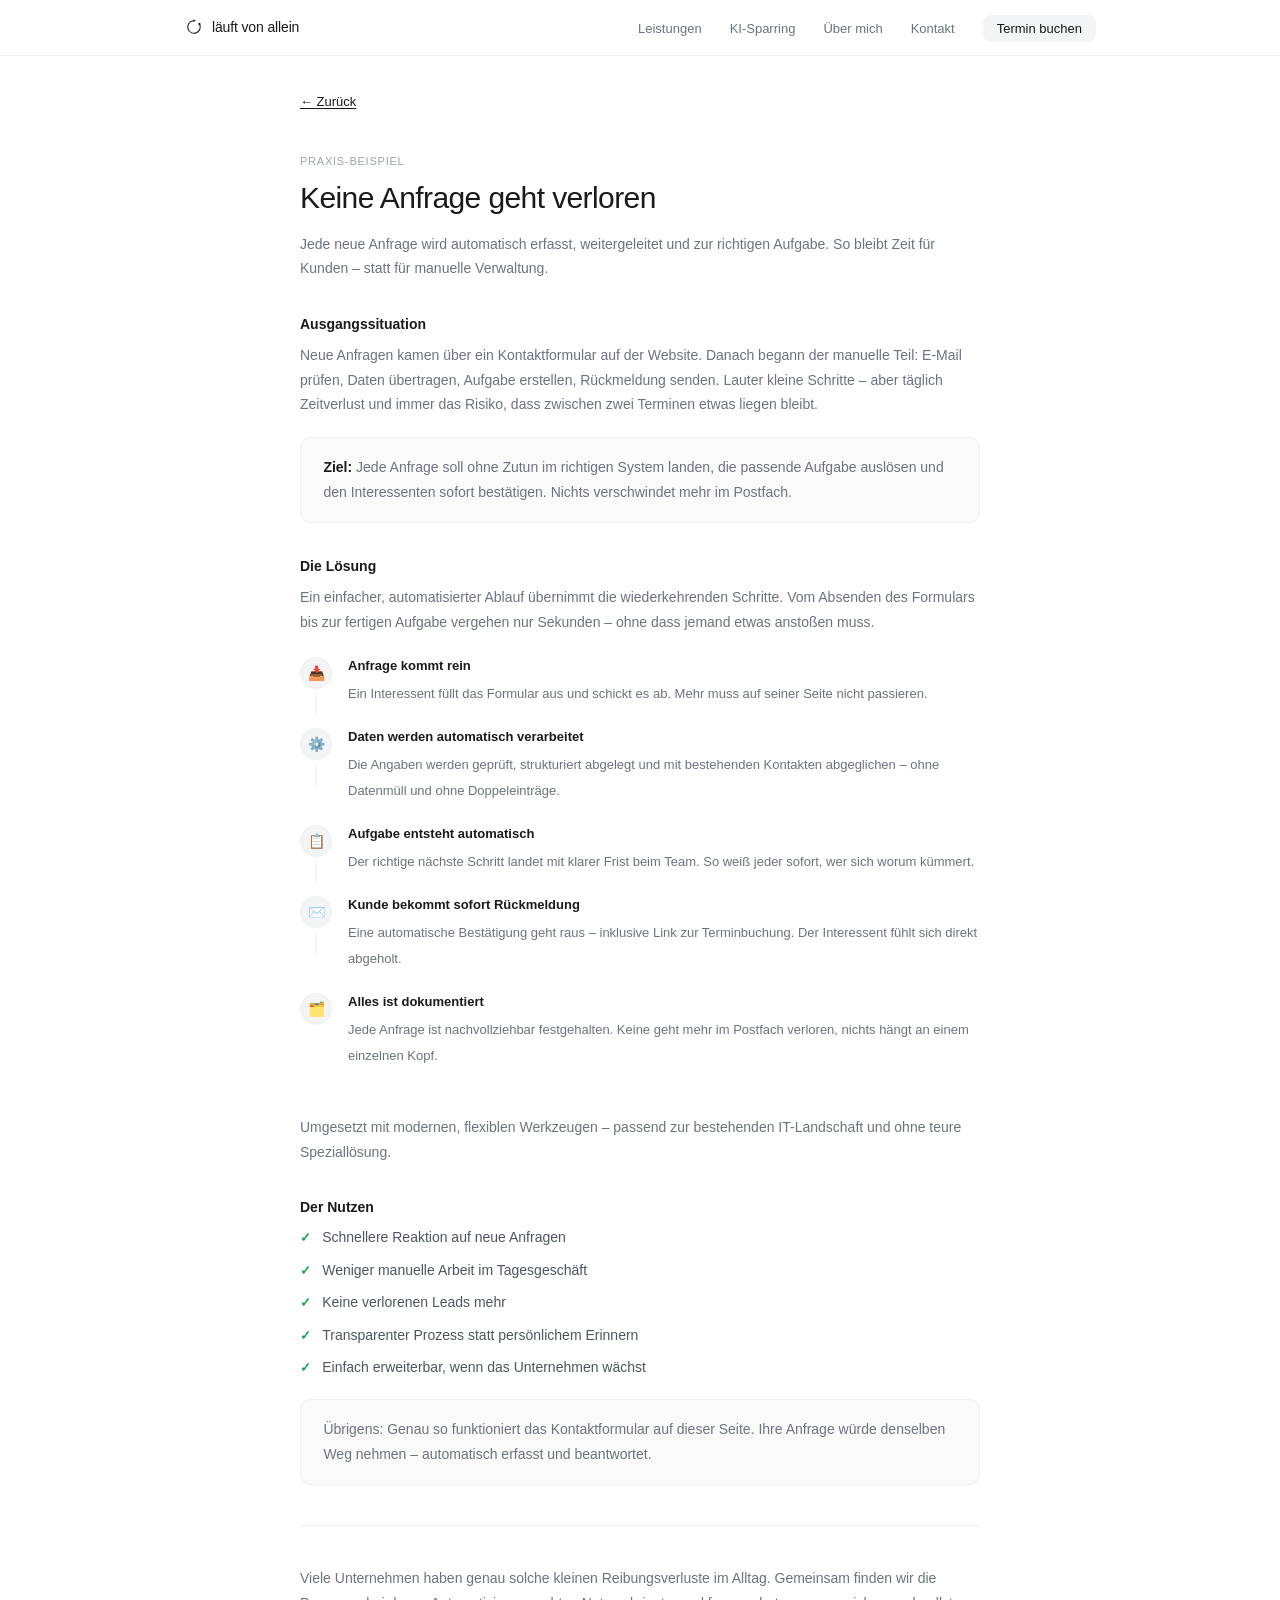
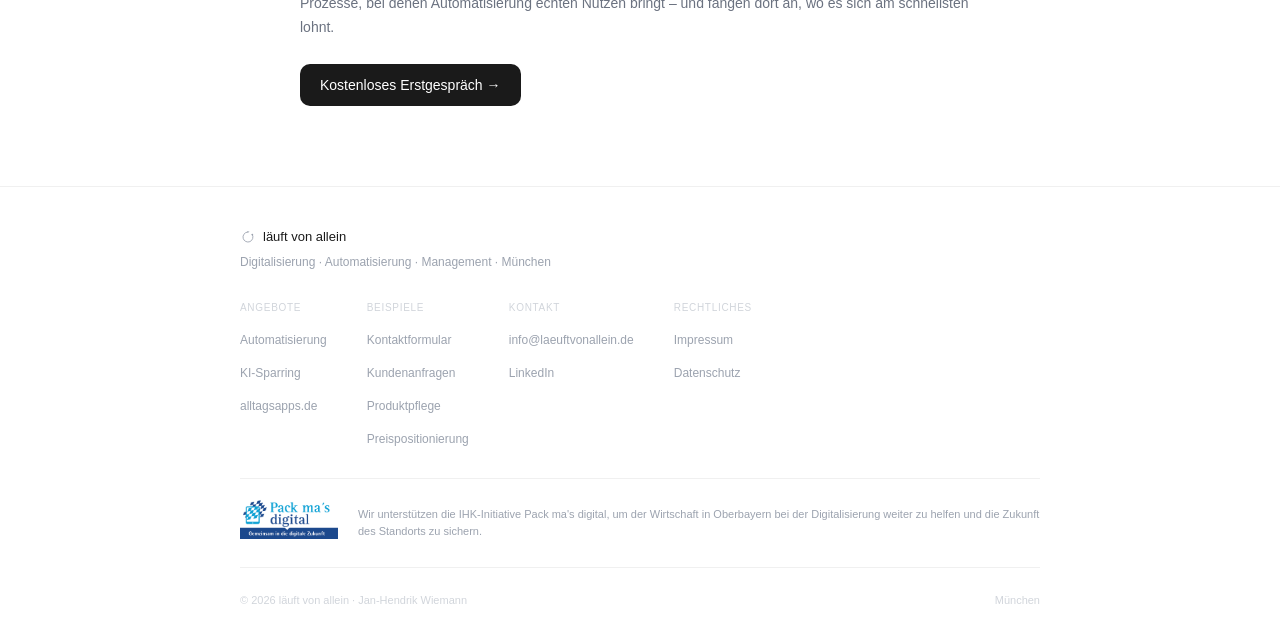
<file: kontaktformular/index.html>
<!DOCTYPE html>
<html lang="de">
<head>
  <meta charset="UTF-8">
  <meta name="viewport" content="width=device-width, initial-scale=1.0">
  <title>Keine Anfrage geht verloren – automatische Lead-Erfassung | läuft von allein</title>
  <meta name="description" content="So wird aus jeder Kontaktanfrage automatisch eine Aufgabe: erfasst, weitergeleitet, bestätigt. Weniger manueller Aufwand, schnellere Reaktion, keine verlorenen Leads.">
  <link rel="icon" type="image/png" href="/favicon-96x96.png" sizes="96x96" />
  <link rel="icon" type="image/svg+xml" href="/favicon.svg" />
  <link rel="shortcut icon" href="/favicon.ico" />
  <link rel="apple-touch-icon" sizes="180x180" href="/apple-touch-icon.png" />
  <link rel="manifest" href="/site.webmanifest" />
  <style>
    *, *::before, *::after { box-sizing: border-box; margin: 0; padding: 0; }
    html { scroll-behavior: smooth; }
    body {
      font-family: -apple-system, BlinkMacSystemFont, "Segoe UI", Helvetica, Arial, sans-serif;
      background: #fff;
      color: #1a1a1a;
      font-size: 16px;
      line-height: 1.6;
      -webkit-font-smoothing: antialiased;
    }

    /* ─── Nav ───────────────────────────────────────────────── */
    nav {
      position: fixed; top: 0; left: 0; right: 0; z-index: 100;
      background: rgba(255, 255, 255, 0.96);
      backdrop-filter: blur(8px);
      -webkit-backdrop-filter: blur(8px);
      border-bottom: 1px solid #f0f0f0;
      height: 56px;
      transition: border-color 0.2s;
    }
    .nav-inner {
      max-width: 960px; margin: 0 auto;
      display: flex; align-items: center; justify-content: space-between;
      height: 100%; padding: 0 1.5rem;
    }
    .nav-logo {
      display: flex; align-items: center; gap: 8px;
      text-decoration: none; color: #1a1a1a;
      font-size: 14px; font-weight: 500; letter-spacing: -0.01em;
    }
    .nav-links {
      display: flex; align-items: center;
      gap: 1.75rem; list-style: none;
    }
    .nav-links a {
      font-size: 13px; color: #6b7280;
      text-decoration: none; transition: color 0.15s;
    }
    .nav-links a:hover { color: #1a1a1a; }
    .nav-cta {
      font-size: 13px !important; font-weight: 500 !important;
      color: #1a1a1a !important; background: #f3f4f6;
      border-radius: 8px; padding: 6px 14px;
      transition: background 0.15s !important;
    }
    .nav-cta:hover { background: #e5e7eb !important; color: #1a1a1a !important; }
    .nav-hamburger {
      display: none; flex-direction: column; gap: 4px;
      background: none; border: none; cursor: pointer; padding: 4px;
    }
    .nav-hamburger span {
      display: block; width: 20px; height: 1.5px;
      background: #1a1a1a; border-radius: 2px; transition: all 0.2s;
    }

    /* ─── Page content ──────────────────────────────────────── */
    .content-page {
      padding: 5.5rem 1.5rem 5rem;
      min-height: 100vh;
    }
    .content-inner {
      max-width: 680px;
      margin: 0 auto;
    }
    .content-back {
      display: inline-flex; align-items: center; gap: 5px;
      font-size: 13px; color: #9ca3af;
      text-decoration: none; margin-bottom: 2.5rem;
      transition: color 0.15s;
    }
    .content-back:hover { color: #1a1a1a; }
    .section-label {
      display: block;
      font-size: 11px; font-weight: 500;
      letter-spacing: 0.07em; text-transform: uppercase;
      color: #9ca3af; margin-bottom: 0.6rem;
    }
    .content-inner h1 {
      font-size: clamp(22px, 3.5vw, 30px);
      font-weight: 500; letter-spacing: -0.02em;
      color: #1a1a1a; margin-bottom: 1rem; line-height: 1.2;
    }
    .content-lead {
      font-size: 15px; color: #6b7280;
      line-height: 1.75; margin-bottom: 2.5rem;
    }
    .content-inner h3 {
      font-size: 14px; font-weight: 600;
      color: #1a1a1a; margin: 2rem 0 0.5rem;
    }
    .content-inner p {
      font-size: 14px; color: #6b7280;
      line-height: 1.75; margin-bottom: 0.75rem;
    }
    .content-inner a { color: #1a1a1a; text-decoration: underline; text-underline-offset: 2px; }
    .content-inner a:hover { color: #374151; }

    /* ─── Highlight box ─────────────────────────────────────── */
    .highlight-box {
      background: #fafafa;
      border: 1px solid #efefef;
      border-radius: 10px;
      padding: 1.1rem 1.4rem;
      margin: 1.25rem 0;
      font-size: 14px; color: #6b7280; line-height: 1.75;
    }
    .highlight-box strong { color: #1a1a1a; font-weight: 600; }

    /* ─── Flow diagram ──────────────────────────────────────── */
    .flow-diagram {
      margin: 1.25rem 0 1.75rem;
      display: flex; flex-direction: column; gap: 0;
    }
    .flow-step {
      display: flex; align-items: flex-start; gap: 1rem;
    }
    .flow-left {
      display: flex; flex-direction: column; align-items: center;
      flex-shrink: 0; padding-top: 0.15rem;
    }
    .flow-icon {
      width: 32px; height: 32px; border-radius: 50%;
      background: #f3f4f6; border: 1px solid #efefef;
      display: flex; align-items: center; justify-content: center;
      font-size: 14px; flex-shrink: 0;
    }
    .flow-connector {
      width: 1px; flex: 1; min-height: 24px;
      background: #efefef; margin: 3px 0;
    }
    .flow-content {
      padding: 0.1rem 0 1.25rem;
    }
    .flow-content strong {
      display: block; font-size: 13px; font-weight: 600;
      color: #1a1a1a; margin-bottom: 0.2rem;
    }
    .flow-content span {
      font-size: 13px; color: #6b7280; line-height: 1.65;
    }

    /* ─── Benefit list ──────────────────────────────────────── */
    .benefit-list {
      list-style: none;
      margin: 0.5rem 0 1.25rem;
      display: flex; flex-direction: column; gap: 0.6rem;
    }
    .benefit-list li {
      font-size: 14px; color: #4b5563;
      line-height: 1.6;
      display: flex; align-items: baseline; gap: 0.7rem;
    }
    .benefit-list li::before {
      content: '✓'; color: #16a34a; font-weight: 600;
      flex-shrink: 0; font-size: 13px;
    }

    /* ─── Divider ───────────────────────────────────────────── */
    .content-divider {
      border: none; border-top: 1px solid #f0f0f0;
      margin: 2.5rem 0;
    }

    /* ─── CTA button ────────────────────────────────────────── */
    .btn-dark {
      display: inline-flex; align-items: center; gap: 6px;
      background: #1a1a1a; color: #fff !important;
      padding: 10px 20px; border-radius: 10px;
      font-size: 14px; font-weight: 500;
      text-decoration: none !important; transition: background 0.15s;
      margin-top: 0.75rem;
    }
    .btn-dark:hover { background: #374151; color: #fff !important; }

    /* ─── Footer ────────────────────────────────────────────── */
    footer {
      border-top: 1px solid #f0f0f0;
      padding: 2.5rem 1.5rem 2rem;
    }
    .footer-inner { max-width: 800px; margin: 0 auto; }
    .footer-top {
      display: flex; justify-content: space-between;
      align-items: flex-start; flex-wrap: wrap; gap: 1.75rem;
      padding-bottom: 1.75rem;
      border-bottom: 1px solid #f0f0f0;
    }
    .footer-brand { display: flex; flex-direction: column; gap: 5px; }
    .footer-logo {
      display: flex; align-items: center; gap: 7px;
      text-decoration: none; color: #1a1a1a;
      font-size: 13px; font-weight: 500;
    }
    .footer-brand-sub { font-size: 12px; color: #9ca3af; }
    .footer-nav { display: flex; gap: 2.5rem; flex-wrap: wrap; }
    .footer-nav-col h4 {
      font-size: 10px; font-weight: 500;
      letter-spacing: 0.07em; text-transform: uppercase;
      color: #d1d5db; margin-bottom: 0.65rem;
    }
    .footer-nav-col ul { list-style: none; display: flex; flex-direction: column; gap: 0.45rem; }
    .footer-nav-col a {
      font-size: 12px; color: #9ca3af;
      text-decoration: none; transition: color 0.15s;
    }
    .footer-nav-col a:hover { color: #1a1a1a; }
    .footer-bottom {
      display: flex; justify-content: space-between;
      flex-wrap: wrap; gap: 0.5rem;
      font-size: 11px; color: #d1d5db;
      padding-top: 1.5rem;
    }
    .footer-bottom a { color: #9ca3af; text-decoration: none; }
    .footer-bottom a:hover { color: #1a1a1a; }

    /* ─── Responsive ────────────────────────────────────────── */
    @media (max-width: 768px) {
      .nav-links {
        display: none; flex-direction: column;
        position: absolute; top: 56px; left: 0; right: 0;
        background: #fff; padding: 1.25rem 1.5rem;
        border-bottom: 1px solid #f0f0f0;
        box-shadow: 0 8px 16px rgba(0,0,0,0.04);
        gap: 1rem;
      }
      .nav-links.open { display: flex; }
      .nav-hamburger { display: flex; }
      .footer-nav { gap: 1.5rem; }
    }

    /* ─── Footer partner badge ──────────────────────────────── */
    .footer-partner {
      display: flex; align-items: center; gap: 1.25rem;
      padding: 1.25rem 0;
      border-bottom: 1px solid #f0f0f0;
    }
    .footer-partner img {
      height: 40px; width: auto; flex-shrink: 0;
    }
    .footer-partner-text {
      font-size: 11px; color: #9ca3af; line-height: 1.55;
    }
  </style>
</head>
<body>

<!-- ═══ NAV ═══════════════════════════════════════════════════════ -->
<nav id="nav">
  <div class="nav-inner">
    <a href="/" class="nav-logo">
      <svg width="20" height="20" viewBox="0 0 64 64" fill="none" xmlns="http://www.w3.org/2000/svg" aria-hidden="true">
        <circle cx="49.3" cy="22" r="3.5" fill="#1a1a1a"/>
        <path d="M 49.3,22 A 20,20 0 1,1 29.2,12.2" stroke="#1a1a1a" stroke-width="3.5" stroke-linecap="round"/>
        <polygon points="38,11 30,16 29,8" fill="#1a1a1a"/>
      </svg>
      läuft von allein
    </a>
    <ul class="nav-links" id="nav-links">
      <li><a href="/#leistungen">Leistungen</a></li>
      <li><a href="/#ki-sparring">KI-Sparring</a></li>
      <li><a href="/#ueber">Über mich</a></li>
      <li><a href="/#kontakt">Kontakt</a></li>
      <li><a href="https://calendar.app.google/vXAGb7DQjwTJtg9t6" target="_blank" rel="noopener" class="nav-cta">Termin buchen</a></li>
    </ul>
    <button class="nav-hamburger" id="hamburger" onclick="toggleMenu()" aria-label="Menü">
      <span></span><span></span><span></span>
    </button>
  </div>
</nav>

<!-- ═══ CONTENT ══════════════════════════════════════════════════ -->
<div class="content-page">
  <div class="content-inner">

    <a href="/" class="content-back">← Zurück</a>
    <span class="section-label">Praxis-Beispiel</span>
    <h1>Keine Anfrage geht verloren</h1>

    <p class="content-lead">Jede neue Anfrage wird automatisch erfasst, weitergeleitet und zur richtigen Aufgabe. So bleibt Zeit für Kunden – statt für manuelle Verwaltung.</p>

    <h3>Ausgangssituation</h3>
    <p>Neue Anfragen kamen über ein Kontaktformular auf der Website. Danach begann der manuelle Teil: E-Mail prüfen, Daten übertragen, Aufgabe erstellen, Rückmeldung senden. Lauter kleine Schritte – aber täglich Zeitverlust und immer das Risiko, dass zwischen zwei Terminen etwas liegen bleibt.</p>
    <div class="highlight-box">
      <strong>Ziel:</strong> Jede Anfrage soll ohne Zutun im richtigen System landen, die passende Aufgabe auslösen und den Interessenten sofort bestätigen. Nichts verschwindet mehr im Postfach.
    </div>

    <h3>Die Lösung</h3>
    <p>Ein einfacher, automatisierter Ablauf übernimmt die wiederkehrenden Schritte. Vom Absenden des Formulars bis zur fertigen Aufgabe vergehen nur Sekunden – ohne dass jemand etwas anstoßen muss.</p>

    <div class="flow-diagram">
      <div class="flow-step">
        <div class="flow-left">
          <div class="flow-icon">📥</div>
          <div class="flow-connector"></div>
        </div>
        <div class="flow-content">
          <strong>Anfrage kommt rein</strong>
          <span>Ein Interessent füllt das Formular aus und schickt es ab. Mehr muss auf seiner Seite nicht passieren.</span>
        </div>
      </div>
      <div class="flow-step">
        <div class="flow-left">
          <div class="flow-icon">⚙️</div>
          <div class="flow-connector"></div>
        </div>
        <div class="flow-content">
          <strong>Daten werden automatisch verarbeitet</strong>
          <span>Die Angaben werden geprüft, strukturiert abgelegt und mit bestehenden Kontakten abgeglichen – ohne Datenmüll und ohne Doppeleinträge.</span>
        </div>
      </div>
      <div class="flow-step">
        <div class="flow-left">
          <div class="flow-icon">📋</div>
          <div class="flow-connector"></div>
        </div>
        <div class="flow-content">
          <strong>Aufgabe entsteht automatisch</strong>
          <span>Der richtige nächste Schritt landet mit klarer Frist beim Team. So weiß jeder sofort, wer sich worum kümmert.</span>
        </div>
      </div>
      <div class="flow-step">
        <div class="flow-left">
          <div class="flow-icon">✉️</div>
          <div class="flow-connector"></div>
        </div>
        <div class="flow-content">
          <strong>Kunde bekommt sofort Rückmeldung</strong>
          <span>Eine automatische Bestätigung geht raus – inklusive Link zur Terminbuchung. Der Interessent fühlt sich direkt abgeholt.</span>
        </div>
      </div>
      <div class="flow-step">
        <div class="flow-left">
          <div class="flow-icon">🗂️</div>
        </div>
        <div class="flow-content">
          <strong>Alles ist dokumentiert</strong>
          <span>Jede Anfrage ist nachvollziehbar festgehalten. Keine geht mehr im Postfach verloren, nichts hängt an einem einzelnen Kopf.</span>
        </div>
      </div>
    </div>

    <p>Umgesetzt mit modernen, flexiblen Werkzeugen – passend zur bestehenden IT-Landschaft und ohne teure Speziallösung.</p>

    <h3>Der Nutzen</h3>
    <ul class="benefit-list">
      <li>Schnellere Reaktion auf neue Anfragen</li>
      <li>Weniger manuelle Arbeit im Tagesgeschäft</li>
      <li>Keine verlorenen Leads mehr</li>
      <li>Transparenter Prozess statt persönlichem Erinnern</li>
      <li>Einfach erweiterbar, wenn das Unternehmen wächst</li>
    </ul>

    <div class="highlight-box">
      Übrigens: Genau so funktioniert das Kontaktformular auf dieser Seite. Ihre Anfrage würde denselben Weg nehmen – automatisch erfasst und beantwortet.
    </div>

    <hr class="content-divider">

    <p>Viele Unternehmen haben genau solche kleinen Reibungsverluste im Alltag. Gemeinsam finden wir die Prozesse, bei denen Automatisierung echten Nutzen bringt – und fangen dort an, wo es sich am schnellsten lohnt.</p>
    <a href="https://calendar.app.google/vXAGb7DQjwTJtg9t6" target="_blank" rel="noopener" class="btn-dark">
      Kostenloses Erstgespräch →
    </a>

  </div>
</div>

<!-- ═══ FOOTER ═══════════════════════════════════════════════════ -->
<footer>
  <div class="footer-inner">
    <div class="footer-top">
      <div class="footer-brand">
        <a href="/" class="footer-logo">
          <svg width="16" height="16" viewBox="0 0 64 64" fill="none" xmlns="http://www.w3.org/2000/svg" aria-hidden="true">
            <circle cx="49.3" cy="22" r="3.5" fill="#9ca3af"/>
            <path d="M 49.3,22 A 20,20 0 1,1 29.2,12.2" stroke="#9ca3af" stroke-width="3.5" stroke-linecap="round"/>
            <polygon points="38,11 30,16 29,8" fill="#9ca3af"/>
          </svg>
          läuft von allein
        </a>
        <span class="footer-brand-sub">Digitalisierung · Automatisierung · Management · München</span>
      </div>
      <div class="footer-nav">
        <div class="footer-nav-col">
          <h4>Angebote</h4>
          <ul>
            <li><a href="/#leistungen">Automatisierung</a></li>
            <li><a href="/ki-sparring">KI-Sparring</a></li>
            <li><a href="https://alltagsapps.de" target="_blank" rel="noopener">alltagsapps.de</a></li>
          </ul>
        </div>
        <div class="footer-nav-col">
          <h4>Beispiele</h4>
          <ul>
            <li><a href="/kontaktformular">Kontaktformular</a></li>
            <li><a href="/email-autoentwurf">Kundenanfragen</a></li>
            <li><a href="/produktpflege">Produktpflege</a></li>
            <li><a href="/preispositionierung">Preispositionierung</a></li>
          </ul>
        </div>
        <div class="footer-nav-col">
          <h4>Kontakt</h4>
          <ul>
            <li><a href="mailto:info@laeuftvonallein.de">info@laeuftvonallein.de</a></li>
            <li><a href="https://www.linkedin.com/in/janwiemann" target="_blank" rel="noopener">LinkedIn</a></li>
          </ul>
        </div>
        <div class="footer-nav-col">
          <h4>Rechtliches</h4>
          <ul>
            <li><a href="/impressum">Impressum</a></li>
            <li><a href="/datenschutz">Datenschutz</a></li>
          </ul>
        </div>
      </div>
    </div>
    <div class="footer-partner">
      <a href="https://www.packmasdigital.de" target="_blank" rel="noopener" style="flex-shrink:0;">
        <img src="packmasdigital.png" alt="Pack ma's digital – IHK-Initiative">
      </a>
      <span class="footer-partner-text">Wir unterstützen die IHK-Initiative Pack ma's digital, um der Wirtschaft in Oberbayern bei der Digitalisierung weiter zu helfen und die Zukunft des Standorts zu sichern.</span>
    </div>
    <div class="footer-bottom">
      <span>© 2026 läuft von allein · Jan-Hendrik Wiemann</span>
      <span>München</span>
    </div>
  </div>
</footer>

<script>
  window.addEventListener('scroll', () => {
    document.getElementById('nav').style.borderBottomColor =
      window.scrollY > 10 ? '#e5e7eb' : '#f0f0f0';
  });
  function toggleMenu() {
    document.getElementById('nav-links').classList.toggle('open');
  }
  document.querySelectorAll('.nav-links a').forEach(a => {
    a.addEventListener('click', () => {
      document.getElementById('nav-links').classList.remove('open');
    });
  });
</script>
</body>
</html>
</file>
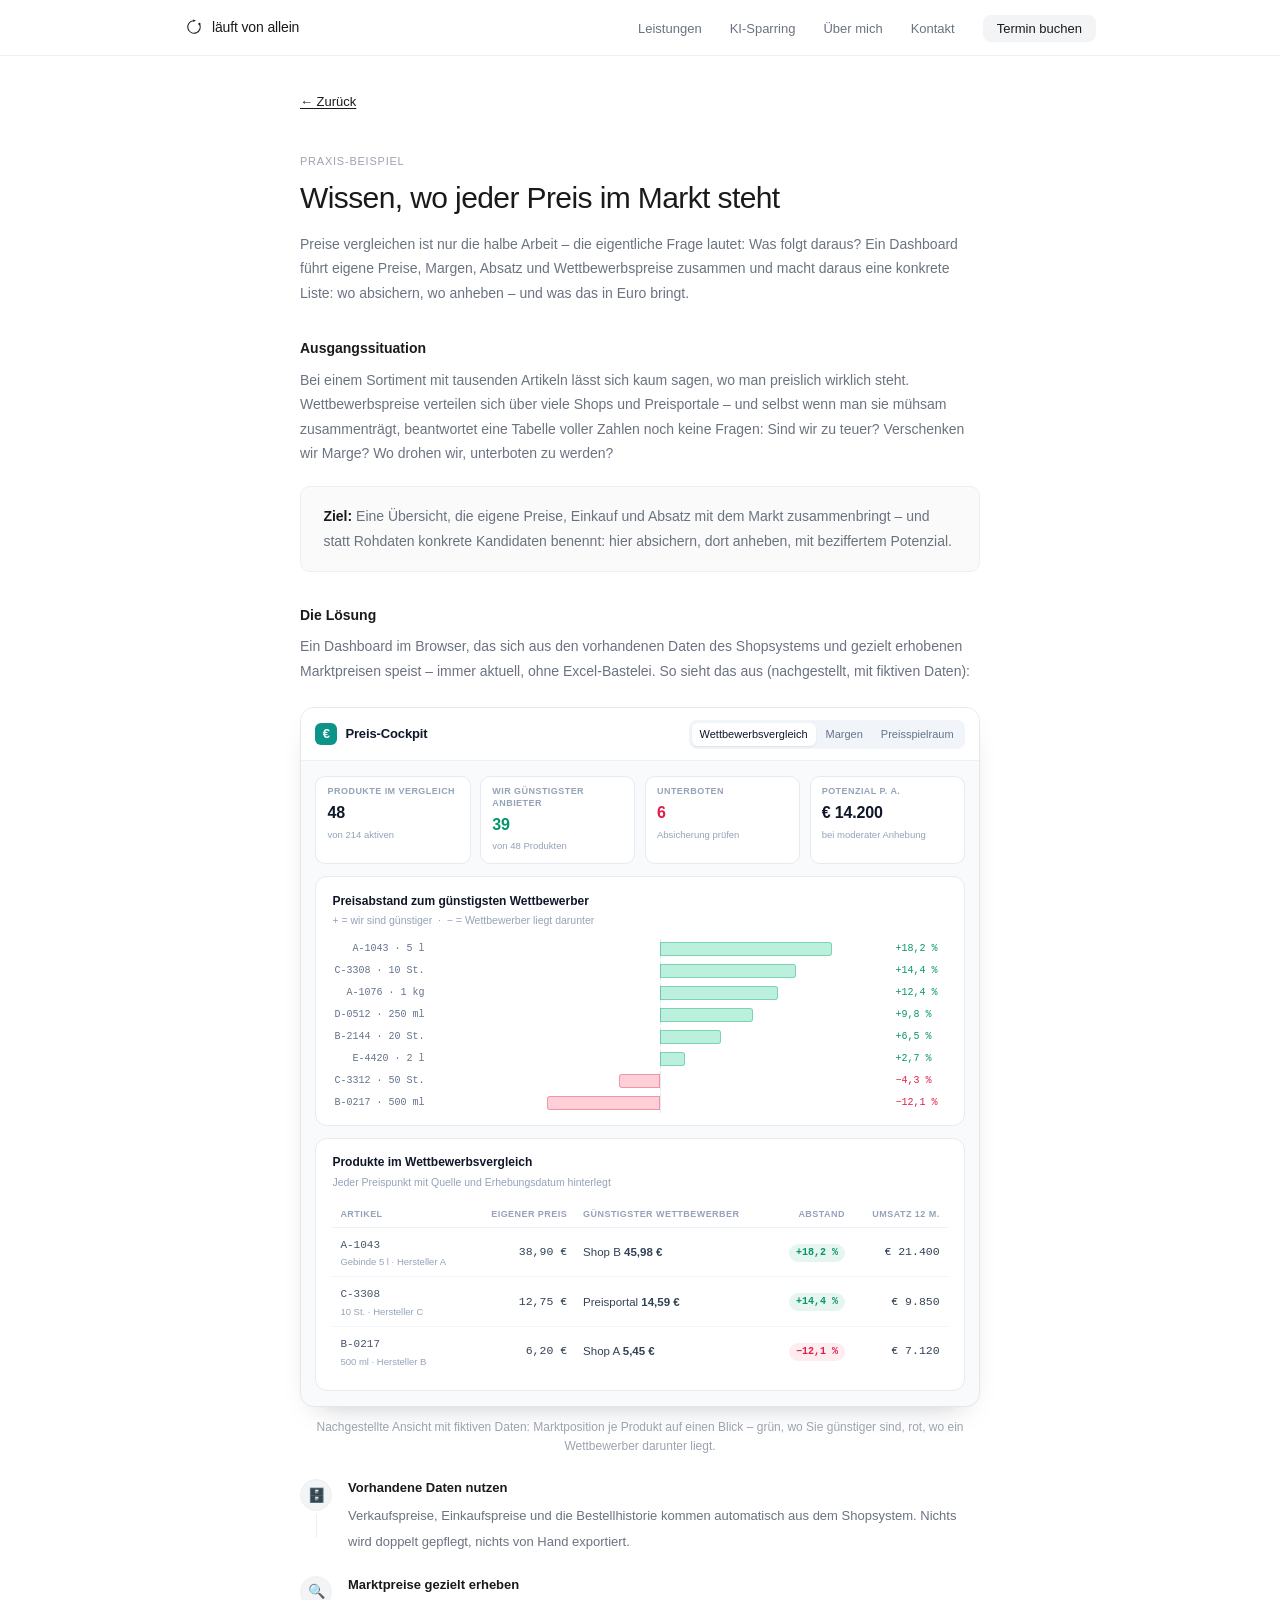
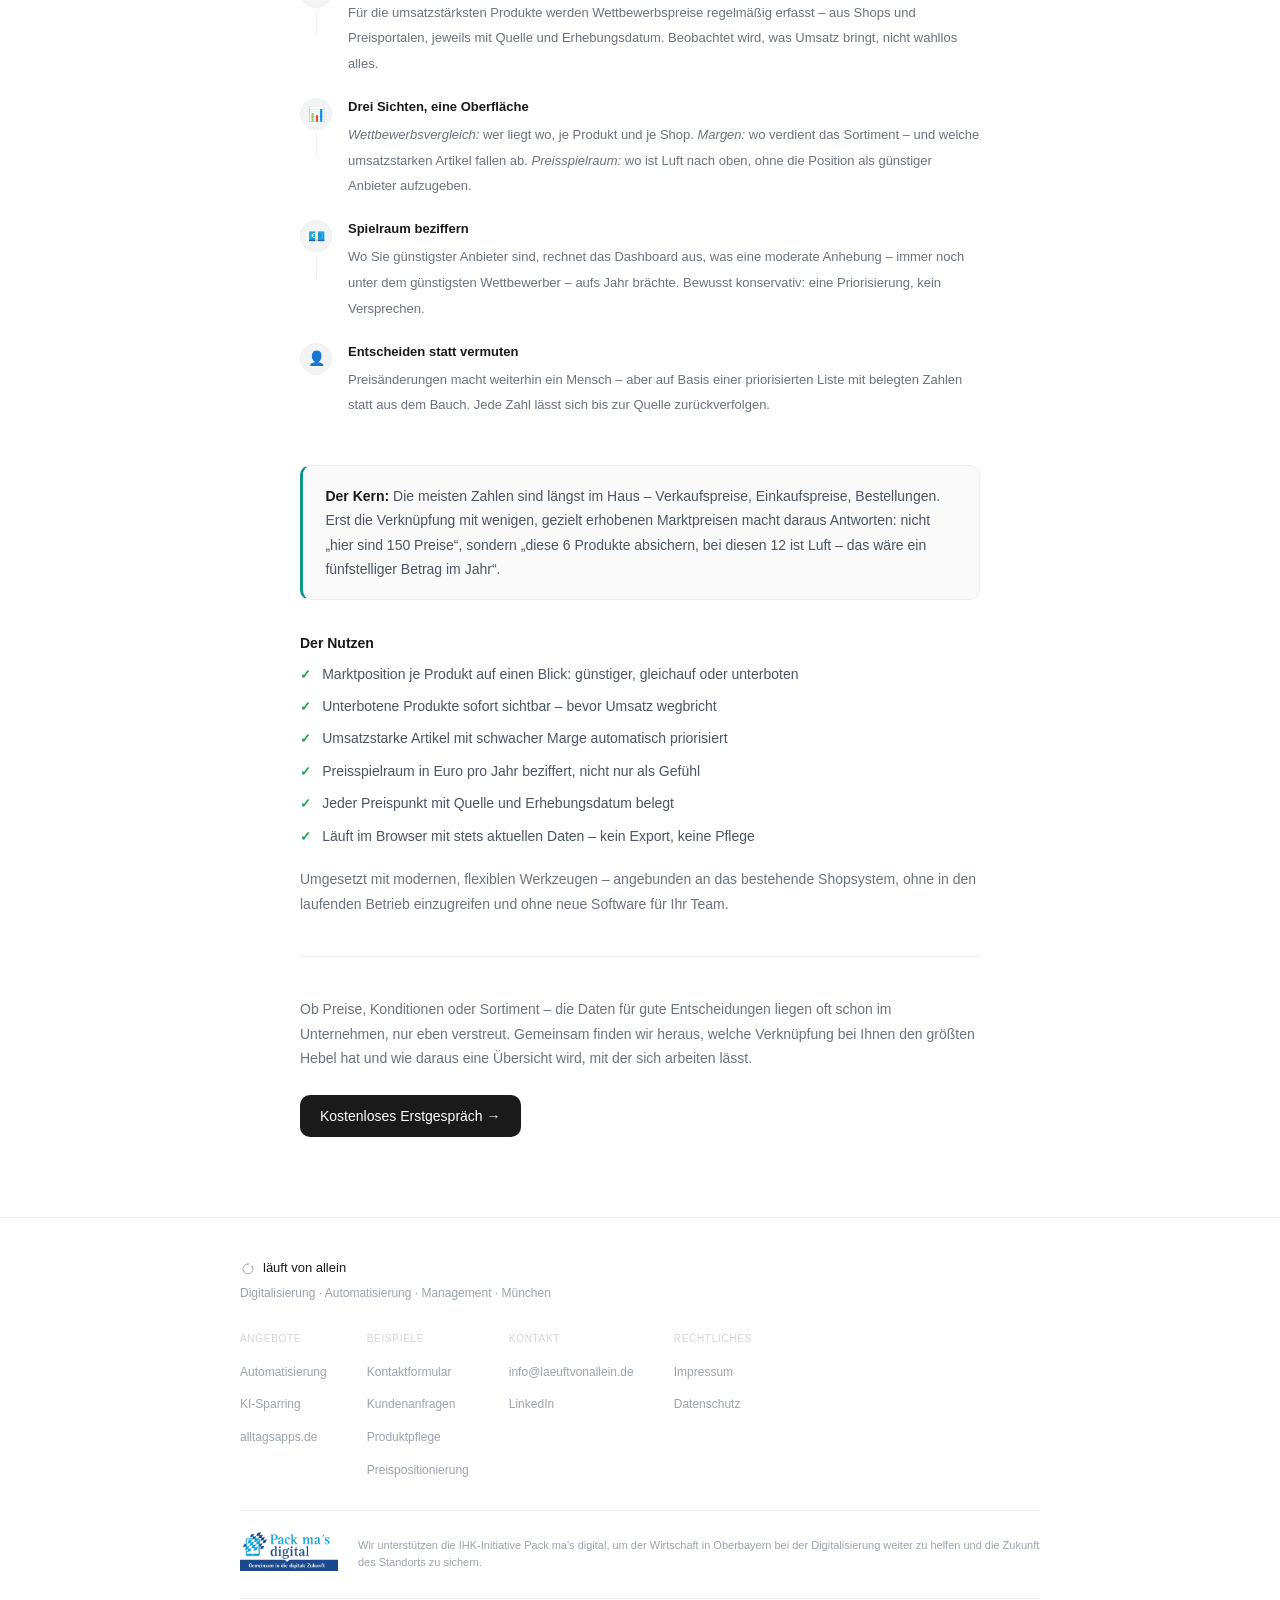
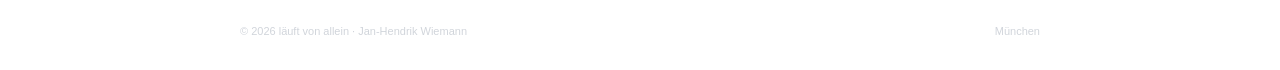
<file: preismonitoring/index.html>
<!DOCTYPE html>
<html lang="de">
<head>
  <meta charset="UTF-8">
  <meta name="viewport" content="width=device-width, initial-scale=1.0">
  <title>Weiterleitung – Preispositionierung | läuft von allein</title>
  <meta name="robots" content="noindex">
  <link rel="canonical" href="https://laeuftvonallein.de/preispositionierung/">
  <meta http-equiv="refresh" content="0; url=/preispositionierung/">
  <link rel="icon" type="image/png" href="/favicon-96x96.png" sizes="96x96" />
  <link rel="icon" type="image/svg+xml" href="/favicon.svg" />
  <link rel="shortcut icon" href="/favicon.ico" />
  <style>
    body {
      font-family: -apple-system, BlinkMacSystemFont, "Segoe UI", Helvetica, Arial, sans-serif;
      background: #fff; color: #6b7280; font-size: 14px;
      display: flex; align-items: center; justify-content: center;
      min-height: 100vh; margin: 0; text-align: center; padding: 1.5rem;
    }
    a { color: #1a1a1a; }
  </style>
</head>
<body>
  <p>Diese Seite ist umgezogen: <a href="/preispositionierung/">laeuftvonallein.de/preispositionierung</a></p>
  <script>window.location.replace('/preispositionierung/');</script>
</body>
</html>
</file>
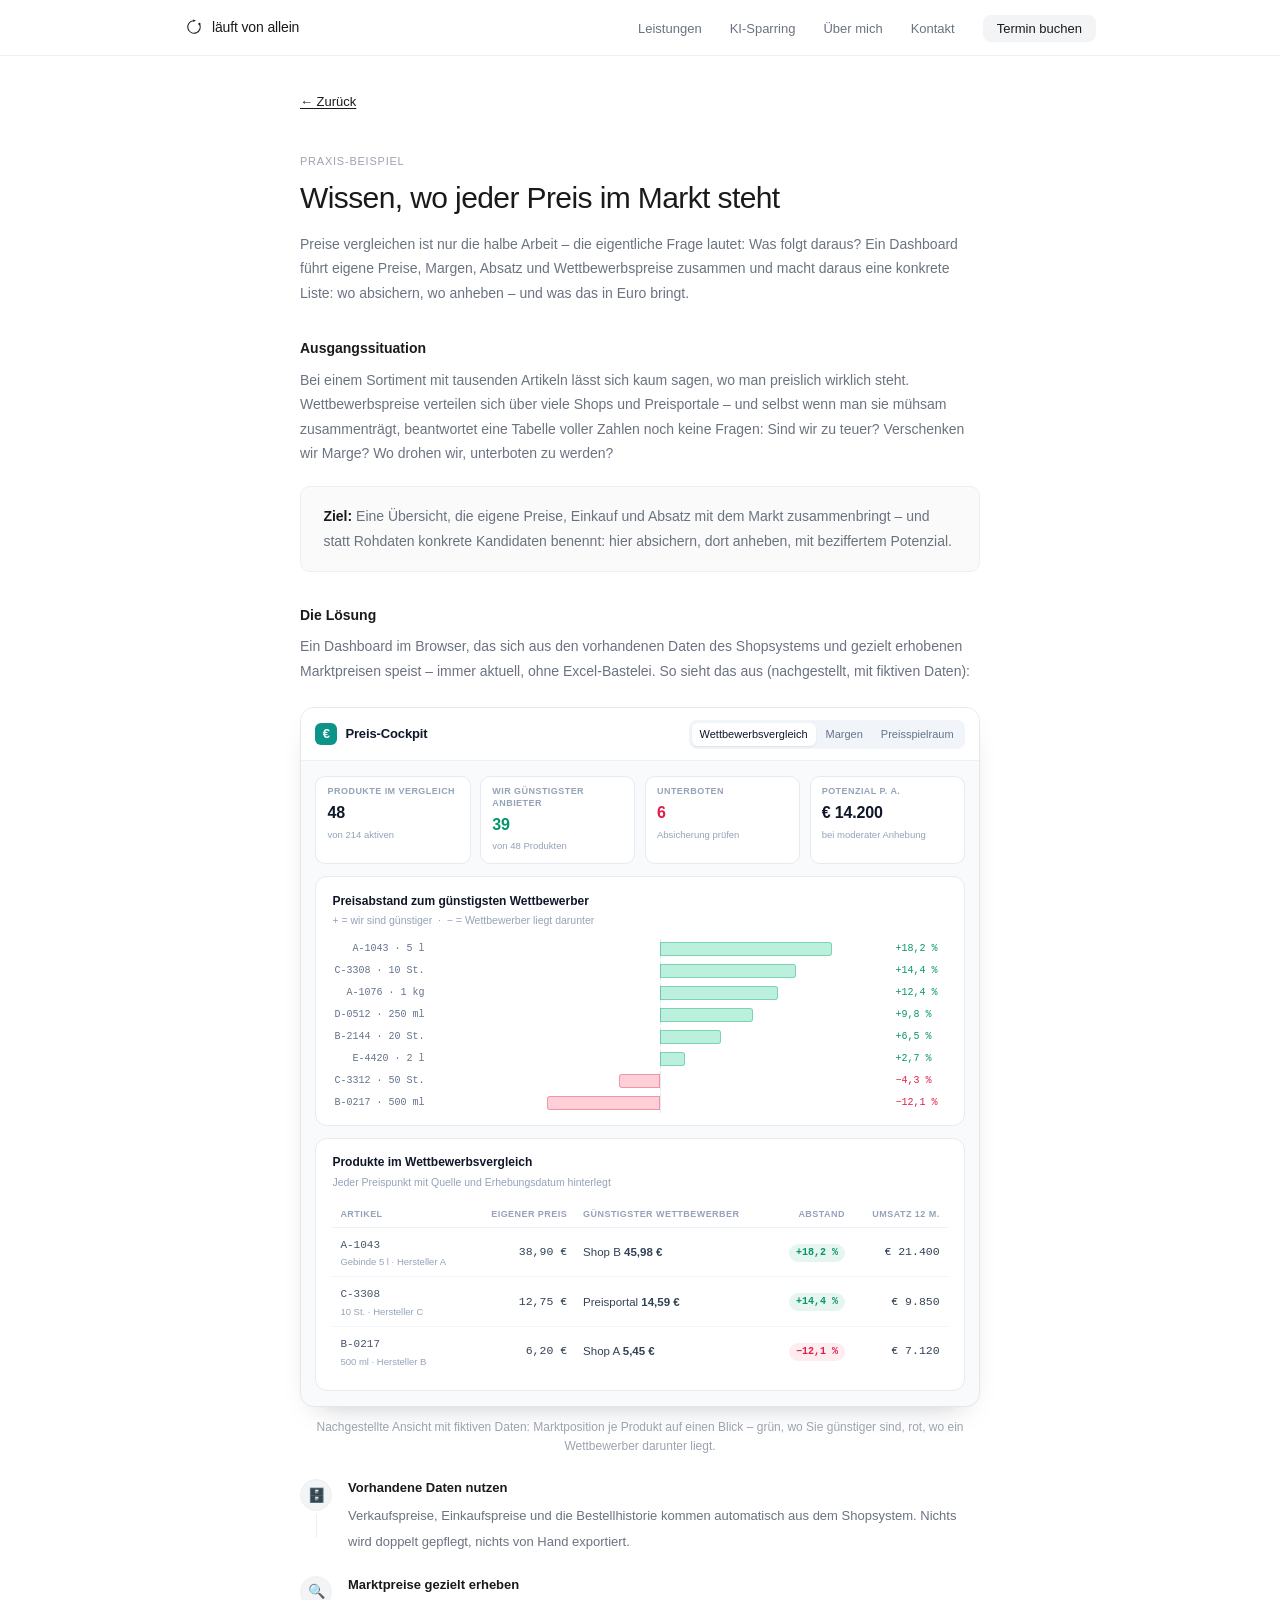
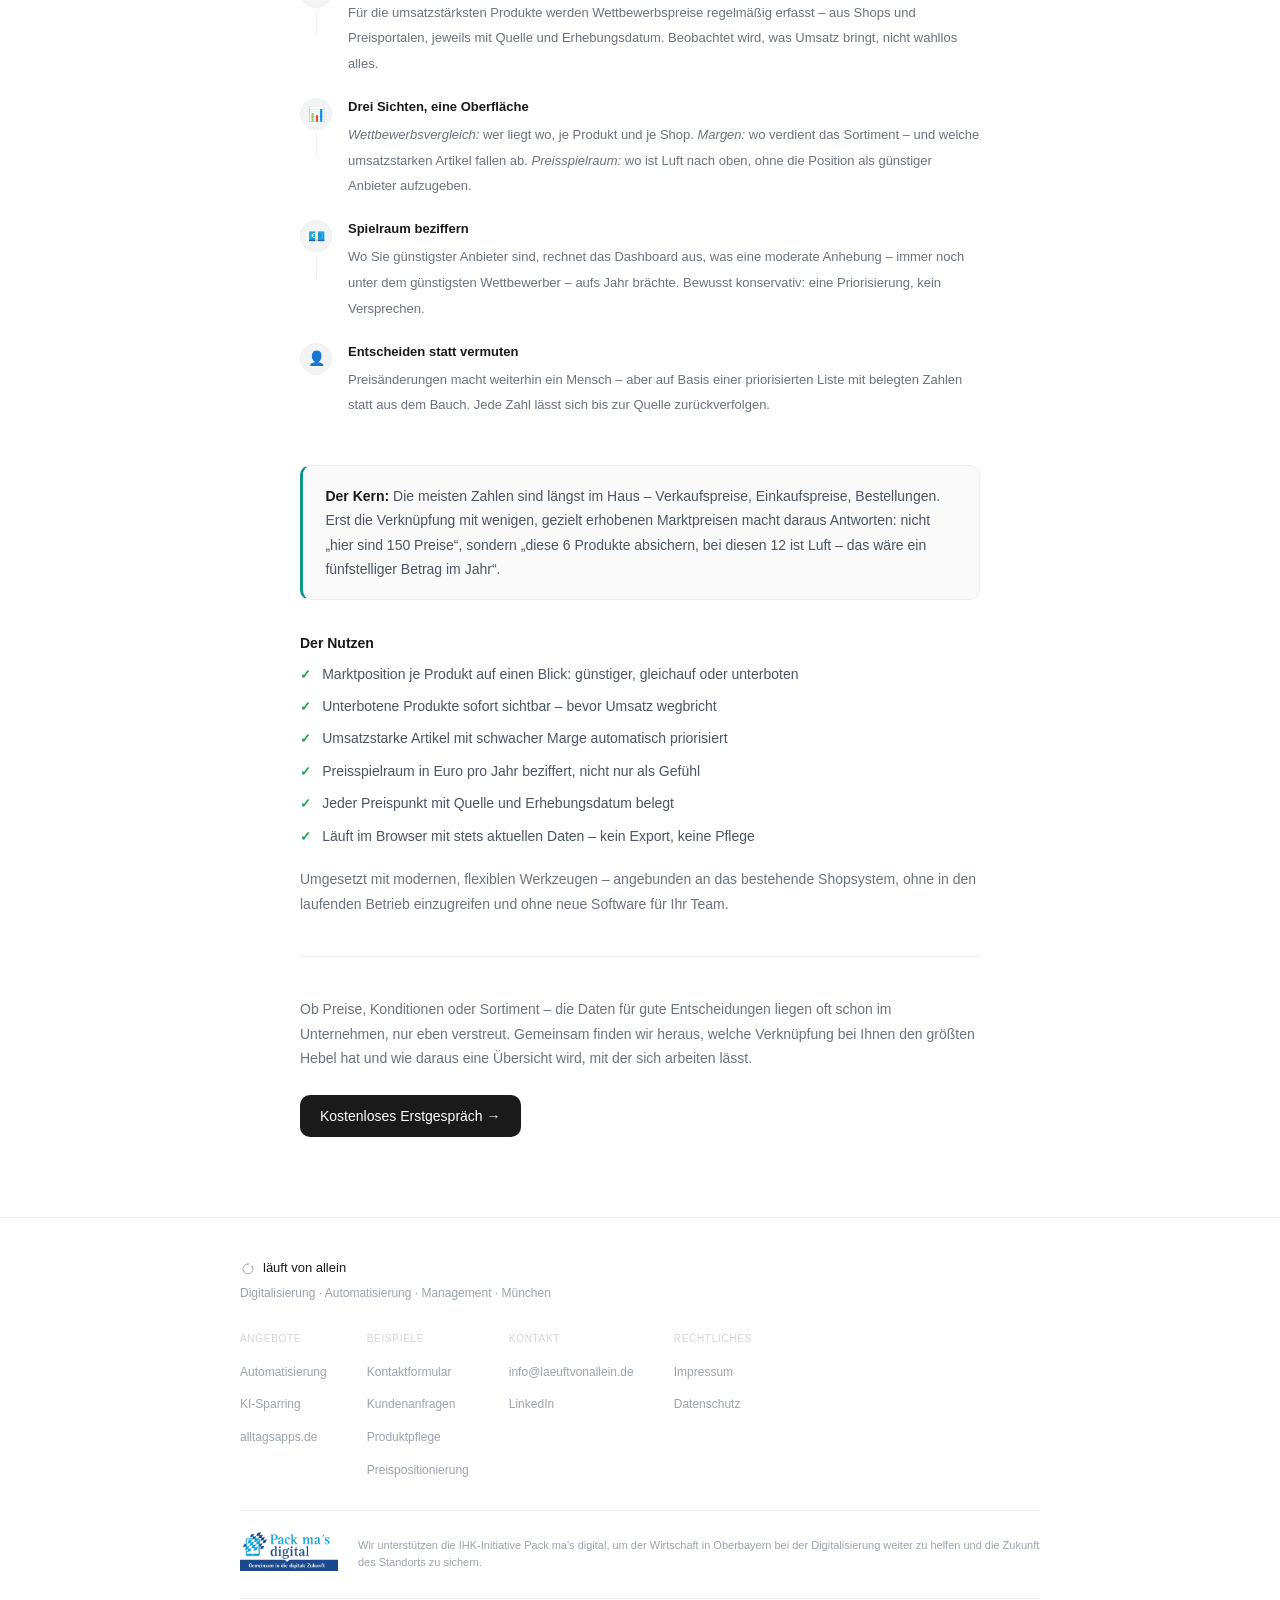
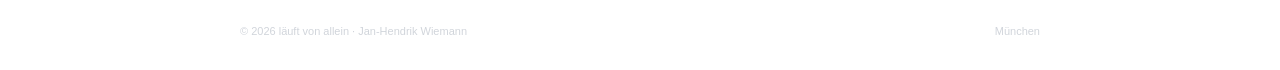
<file: preispositionierung/index.html>
<!DOCTYPE html>
<html lang="de">
<head>
  <meta charset="UTF-8">
  <meta name="viewport" content="width=device-width, initial-scale=1.0">
  <title>Wissen, wo jeder Preis im Markt steht – Preispositionierung | läuft von allein</title>
  <meta name="description" content="Ein Dashboard führt eigene Preise, Margen, Absatz und Wettbewerbspreise zusammen: Wo werden Sie unterboten, wo ist Luft nach oben – und was bringt das in Euro pro Jahr.">
  <link rel="icon" type="image/png" href="/favicon-96x96.png" sizes="96x96" />
  <link rel="icon" type="image/svg+xml" href="/favicon.svg" />
  <link rel="shortcut icon" href="/favicon.ico" />
  <link rel="apple-touch-icon" sizes="180x180" href="/apple-touch-icon.png" />
  <link rel="manifest" href="/site.webmanifest" />
  <style>
    *, *::before, *::after { box-sizing: border-box; margin: 0; padding: 0; }
    html { scroll-behavior: smooth; }
    body {
      font-family: -apple-system, BlinkMacSystemFont, "Segoe UI", Helvetica, Arial, sans-serif;
      background: #fff;
      color: #1a1a1a;
      font-size: 16px;
      line-height: 1.6;
      -webkit-font-smoothing: antialiased;
    }

    /* ─── Nav ───────────────────────────────────────────────── */
    nav {
      position: fixed; top: 0; left: 0; right: 0; z-index: 100;
      background: rgba(255, 255, 255, 0.96);
      backdrop-filter: blur(8px);
      -webkit-backdrop-filter: blur(8px);
      border-bottom: 1px solid #f0f0f0;
      height: 56px;
      transition: border-color 0.2s;
    }
    .nav-inner {
      max-width: 960px; margin: 0 auto;
      display: flex; align-items: center; justify-content: space-between;
      height: 100%; padding: 0 1.5rem;
    }
    .nav-logo {
      display: flex; align-items: center; gap: 8px;
      text-decoration: none; color: #1a1a1a;
      font-size: 14px; font-weight: 500; letter-spacing: -0.01em;
    }
    .nav-links {
      display: flex; align-items: center;
      gap: 1.75rem; list-style: none;
    }
    .nav-links a {
      font-size: 13px; color: #6b7280;
      text-decoration: none; transition: color 0.15s;
    }
    .nav-links a:hover { color: #1a1a1a; }
    .nav-cta {
      font-size: 13px !important; font-weight: 500 !important;
      color: #1a1a1a !important; background: #f3f4f6;
      border-radius: 8px; padding: 6px 14px;
      transition: background 0.15s !important;
    }
    .nav-cta:hover { background: #e5e7eb !important; color: #1a1a1a !important; }
    .nav-hamburger {
      display: none; flex-direction: column; gap: 4px;
      background: none; border: none; cursor: pointer; padding: 4px;
    }
    .nav-hamburger span {
      display: block; width: 20px; height: 1.5px;
      background: #1a1a1a; border-radius: 2px; transition: all 0.2s;
    }

    /* ─── Page content ──────────────────────────────────────── */
    .content-page {
      padding: 5.5rem 1.5rem 5rem;
      min-height: 100vh;
    }
    .content-inner {
      max-width: 680px;
      margin: 0 auto;
    }
    .content-back {
      display: inline-flex; align-items: center; gap: 5px;
      font-size: 13px; color: #9ca3af;
      text-decoration: none; margin-bottom: 2.5rem;
      transition: color 0.15s;
    }
    .content-back:hover { color: #1a1a1a; }
    .section-label {
      display: block;
      font-size: 11px; font-weight: 500;
      letter-spacing: 0.07em; text-transform: uppercase;
      color: #9ca3af; margin-bottom: 0.6rem;
    }
    .content-inner h1 {
      font-size: clamp(22px, 3.5vw, 30px);
      font-weight: 500; letter-spacing: -0.02em;
      color: #1a1a1a; margin-bottom: 1rem; line-height: 1.2;
    }
    .content-lead {
      font-size: 15px; color: #6b7280;
      line-height: 1.75; margin-bottom: 2.5rem;
    }
    .content-inner h3 {
      font-size: 14px; font-weight: 600;
      color: #1a1a1a; margin: 2rem 0 0.5rem;
    }
    .content-inner p {
      font-size: 14px; color: #6b7280;
      line-height: 1.75; margin-bottom: 0.75rem;
    }
    .content-inner a { color: #1a1a1a; text-decoration: underline; text-underline-offset: 2px; }
    .content-inner a:hover { color: #374151; }

    /* ─── Highlight box ─────────────────────────────────────── */
    .highlight-box {
      background: #fafafa;
      border: 1px solid #efefef;
      border-radius: 10px;
      padding: 1.1rem 1.4rem;
      margin: 1.25rem 0;
      font-size: 14px; color: #6b7280; line-height: 1.75;
    }
    .highlight-box strong { color: #1a1a1a; font-weight: 600; }

    /* ─── Insight box (Kernidee) ────────────────────────────── */
    .insight-box {
      background: #fafafa;
      border: 1px solid #efefef;
      border-left: 3px solid #0d9488;
      border-radius: 10px;
      padding: 1.1rem 1.4rem;
      margin: 1.75rem 0;
      font-size: 14px; color: #4b5563; line-height: 1.75;
    }
    .insight-box strong { color: #1a1a1a; font-weight: 600; }

    /* ─── Flow diagram ──────────────────────────────────────── */
    .flow-diagram {
      margin: 1.25rem 0 1.75rem;
      display: flex; flex-direction: column; gap: 0;
    }
    .flow-step {
      display: flex; align-items: flex-start; gap: 1rem;
    }
    .flow-left {
      display: flex; flex-direction: column; align-items: center;
      flex-shrink: 0; padding-top: 0.15rem;
    }
    .flow-icon {
      width: 32px; height: 32px; border-radius: 50%;
      background: #f3f4f6; border: 1px solid #efefef;
      display: flex; align-items: center; justify-content: center;
      font-size: 14px; flex-shrink: 0;
    }
    .flow-connector {
      width: 1px; flex: 1; min-height: 24px;
      background: #efefef; margin: 3px 0;
    }
    .flow-content {
      padding: 0.1rem 0 1.25rem;
    }
    .flow-content strong {
      display: block; font-size: 13px; font-weight: 600;
      color: #1a1a1a; margin-bottom: 0.2rem;
    }
    .flow-content span {
      font-size: 13px; color: #6b7280; line-height: 1.65;
    }

    /* ─── Benefit list ──────────────────────────────────────── */
    .benefit-list {
      list-style: none;
      margin: 0.5rem 0 1.25rem;
      display: flex; flex-direction: column; gap: 0.6rem;
    }
    .benefit-list li {
      font-size: 14px; color: #4b5563;
      line-height: 1.6;
      display: flex; align-items: baseline; gap: 0.7rem;
    }
    .benefit-list li::before {
      content: '✓'; color: #16a34a; font-weight: 600;
      flex-shrink: 0; font-size: 13px;
    }

    /* ─── Divider ───────────────────────────────────────────── */
    .content-divider {
      border: none; border-top: 1px solid #f0f0f0;
      margin: 2.5rem 0;
    }

    /* ─── CTA button ────────────────────────────────────────── */
    .btn-dark {
      display: inline-flex; align-items: center; gap: 6px;
      background: #1a1a1a; color: #fff !important;
      padding: 10px 20px; border-radius: 10px;
      font-size: 14px; font-weight: 500;
      text-decoration: none !important; transition: background 0.15s;
      margin-top: 0.75rem;
    }
    .btn-dark:hover { background: #374151; color: #fff !important; }

    /* ═══ Dashboard-Illustration (nachgebaut, fiktive Daten) ══ */
    .pp-shot { margin: 1.5rem 0 0.5rem; }
    .pp-window {
      border: 1px solid #e5e7eb; border-radius: 14px;
      background: #f8fafc; overflow: hidden;
      box-shadow: 0 12px 28px -18px rgba(15,23,42,0.35);
    }
    .pp-bar {
      display: flex; align-items: center; justify-content: space-between;
      flex-wrap: wrap; gap: 0.75rem;
      padding: 0.7rem 0.9rem;
      background: #fff; border-bottom: 1px solid #eef2f6;
    }
    .pp-brand {
      display: flex; align-items: center; gap: 0.5rem;
      font-size: 13px; font-weight: 600; color: #0f1729;
      letter-spacing: -0.01em;
    }
    .pp-brand-mark {
      width: 22px; height: 22px; border-radius: 6px;
      background: #0d9488; color: #fff;
      display: flex; align-items: center; justify-content: center;
      font-size: 13px; flex-shrink: 0;
    }
    .pp-tabs { display: flex; gap: 2px; background: #f1f5f9; border-radius: 8px; padding: 3px; flex-wrap: wrap; }
    .pp-tab {
      font-size: 11px; font-weight: 500; color: #64748b;
      padding: 3px 8px; border-radius: 6px;
      display: inline-flex; align-items: center; gap: 5px;
    }
    .pp-tab.active { background: #fff; color: #0f1729; box-shadow: 0 1px 2px rgba(15,23,42,0.08); }

    .pp-body { padding: 0.9rem; display: flex; flex-direction: column; gap: 0.75rem; }
    .pp-kpis {
      display: grid; grid-template-columns: repeat(4, 1fr); gap: 0.6rem;
    }
    .pp-kpi {
      background: #fff; border: 1px solid #e6ebf1; border-radius: 10px;
      padding: 0.6rem 0.7rem;
    }
    .pp-kpi .l {
      font-size: 9px; font-weight: 700; letter-spacing: 0.05em;
      text-transform: uppercase; color: #94a3b8; line-height: 1.3;
    }
    .pp-kpi .v {
      font-size: 16px; font-weight: 700; color: #0f1729; margin-top: 2px;
      letter-spacing: -0.01em;
    }
    .pp-kpi .v.pos { color: #059669; }
    .pp-kpi .v.neg { color: #e11d48; }
    .pp-kpi .h { font-size: 9.5px; color: #94a3b8; margin-top: 1px; }

    .pp-card {
      background: #fff; border: 1px solid #e6ebf1; border-radius: 12px;
      padding: 0.9rem 1rem;
    }
    .pp-card-title {
      font-size: 12px; font-weight: 600; color: #0f1729;
    }
    .pp-card-sub { font-size: 10.5px; color: #94a3b8; margin-top: 1px; margin-bottom: 0.75rem; }

    /* Gap-Chart (divergierende Balken) */
    .pp-chart { display: flex; flex-direction: column; gap: 6px; }
    .pp-crow { display: flex; align-items: center; gap: 0.6rem; }
    .pp-clabel {
      width: 92px; flex-shrink: 0; text-align: right;
      font-family: ui-monospace, SFMono-Regular, Menlo, monospace;
      font-size: 10px; color: #64748b; white-space: nowrap;
      overflow: hidden; text-overflow: ellipsis;
    }
    .pp-ctrack { flex: 1; display: flex; height: 14px; position: relative; }
    .pp-ctrack::before {
      content: ''; position: absolute; left: 50%; top: -3px; bottom: -3px;
      width: 1px; background: #e2e8f0;
    }
    .pp-cneg, .pp-cpos { height: 100%; position: relative; }
    .pp-cneg { width: 50%; display: flex; justify-content: flex-end; }
    .pp-cpos { width: 50%; display: flex; justify-content: flex-start; }
    .pp-cbar { height: 100%; border-radius: 3px; }
    .pp-cbar.pos { background: #34d39955; border: 1px solid #05966955; border-radius: 0 3px 3px 0; }
    .pp-cbar.neg { background: #fb718555; border: 1px solid #e11d4855; border-radius: 3px 0 0 3px; }
    .pp-cval {
      width: 52px; flex-shrink: 0;
      font-family: ui-monospace, SFMono-Regular, Menlo, monospace;
      font-size: 10px;
    }
    .pp-cval.pos { color: #059669; }
    .pp-cval.neg { color: #e11d48; }

    /* Mini-Tabelle */
    .pp-table { width: 100%; border-collapse: collapse; }
    .pp-table th {
      text-align: left; padding: 5px 8px;
      font-size: 9px; font-weight: 700; letter-spacing: 0.05em;
      text-transform: uppercase; color: #94a3b8;
      border-bottom: 1px solid #eef2f6; white-space: nowrap;
    }
    .pp-table td {
      padding: 7px 8px; border-bottom: 1px solid #f1f5f9;
      font-size: 11.5px; color: #334155; white-space: nowrap;
    }
    .pp-table tr:last-child td { border-bottom: none; }
    .pp-sku {
      font-family: ui-monospace, SFMono-Regular, Menlo, monospace;
      font-size: 11px; color: #475569;
    }
    .pp-sub { font-size: 9.5px; color: #94a3b8; }
    .pp-num { text-align: right; font-variant-numeric: tabular-nums; font-family: ui-monospace, SFMono-Regular, Menlo, monospace; font-size: 11px; }
    .pp-pill {
      display: inline-block; padding: 1px 7px; border-radius: 20px;
      font-size: 10px; font-weight: 700; font-family: ui-monospace, SFMono-Regular, Menlo, monospace;
    }
    .pp-pill.pos { background: #05966918; color: #059669; }
    .pp-pill.neg { background: #e11d4815; color: #e11d48; }
    figcaption {
      font-size: 12px; color: #9ca3af; line-height: 1.6;
      margin-top: 0.7rem; text-align: center;
    }

    @media (max-width: 560px) {
      .pp-kpis { grid-template-columns: repeat(2, 1fr); }
      .pp-clabel { width: 64px; }
      .pp-hide-s { display: none; }
    }

    /* ─── Footer ────────────────────────────────────────────── */
    footer {
      border-top: 1px solid #f0f0f0;
      padding: 2.5rem 1.5rem 2rem;
    }
    .footer-inner { max-width: 800px; margin: 0 auto; }
    .footer-top {
      display: flex; justify-content: space-between;
      align-items: flex-start; flex-wrap: wrap; gap: 1.75rem;
      padding-bottom: 1.75rem;
      border-bottom: 1px solid #f0f0f0;
    }
    .footer-brand { display: flex; flex-direction: column; gap: 5px; }
    .footer-logo {
      display: flex; align-items: center; gap: 7px;
      text-decoration: none; color: #1a1a1a;
      font-size: 13px; font-weight: 500;
    }
    .footer-brand-sub { font-size: 12px; color: #9ca3af; }
    .footer-nav { display: flex; gap: 2.5rem; flex-wrap: wrap; }
    .footer-nav-col h4 {
      font-size: 10px; font-weight: 500;
      letter-spacing: 0.07em; text-transform: uppercase;
      color: #d1d5db; margin-bottom: 0.65rem;
    }
    .footer-nav-col ul { list-style: none; display: flex; flex-direction: column; gap: 0.45rem; }
    .footer-nav-col a {
      font-size: 12px; color: #9ca3af;
      text-decoration: none; transition: color 0.15s;
    }
    .footer-nav-col a:hover { color: #1a1a1a; }
    .footer-bottom {
      display: flex; justify-content: space-between;
      flex-wrap: wrap; gap: 0.5rem;
      font-size: 11px; color: #d1d5db;
      padding-top: 1.5rem;
    }
    .footer-bottom a { color: #9ca3af; text-decoration: none; }
    .footer-bottom a:hover { color: #1a1a1a; }

    /* ─── Responsive ────────────────────────────────────────── */
    @media (max-width: 768px) {
      .nav-links {
        display: none; flex-direction: column;
        position: absolute; top: 56px; left: 0; right: 0;
        background: #fff; padding: 1.25rem 1.5rem;
        border-bottom: 1px solid #f0f0f0;
        box-shadow: 0 8px 16px rgba(0,0,0,0.04);
        gap: 1rem;
      }
      .nav-links.open { display: flex; }
      .nav-hamburger { display: flex; }
      .footer-nav { gap: 1.5rem; }
      .pp-tabs { order: 2; }
    }

    /* ─── Footer partner badge ──────────────────────────────── */
    .footer-partner {
      display: flex; align-items: center; gap: 1.25rem;
      padding: 1.25rem 0;
      border-bottom: 1px solid #f0f0f0;
    }
    .footer-partner img {
      height: 40px; width: auto; flex-shrink: 0;
    }
    .footer-partner-text {
      font-size: 11px; color: #9ca3af; line-height: 1.55;
    }
  </style>
</head>
<body>

<!-- ═══ NAV ═══════════════════════════════════════════════════════ -->
<nav id="nav">
  <div class="nav-inner">
    <a href="/" class="nav-logo">
      <svg width="20" height="20" viewBox="0 0 64 64" fill="none" xmlns="http://www.w3.org/2000/svg" aria-hidden="true">
        <circle cx="49.3" cy="22" r="3.5" fill="#1a1a1a"/>
        <path d="M 49.3,22 A 20,20 0 1,1 29.2,12.2" stroke="#1a1a1a" stroke-width="3.5" stroke-linecap="round"/>
        <polygon points="38,11 30,16 29,8" fill="#1a1a1a"/>
      </svg>
      läuft von allein
    </a>
    <ul class="nav-links" id="nav-links">
      <li><a href="/#leistungen">Leistungen</a></li>
      <li><a href="/#ki-sparring">KI-Sparring</a></li>
      <li><a href="/#ueber">Über mich</a></li>
      <li><a href="/#kontakt">Kontakt</a></li>
      <li><a href="https://calendar.app.google/vXAGb7DQjwTJtg9t6" target="_blank" rel="noopener" class="nav-cta">Termin buchen</a></li>
    </ul>
    <button class="nav-hamburger" id="hamburger" onclick="toggleMenu()" aria-label="Menü">
      <span></span><span></span><span></span>
    </button>
  </div>
</nav>

<!-- ═══ CONTENT ══════════════════════════════════════════════════ -->
<div class="content-page">
  <div class="content-inner">

    <a href="/" class="content-back">← Zurück</a>
    <span class="section-label">Praxis-Beispiel</span>
    <h1>Wissen, wo jeder Preis im Markt steht</h1>

    <p class="content-lead">Preise vergleichen ist nur die halbe Arbeit – die eigentliche Frage lautet: Was folgt daraus? Ein Dashboard führt eigene Preise, Margen, Absatz und Wettbewerbspreise zusammen und macht daraus eine konkrete Liste: wo absichern, wo anheben – und was das in Euro bringt.</p>

    <h3>Ausgangssituation</h3>
    <p>Bei einem Sortiment mit tausenden Artikeln lässt sich kaum sagen, wo man preislich wirklich steht. Wettbewerbspreise verteilen sich über viele Shops und Preisportale – und selbst wenn man sie mühsam zusammenträgt, beantwortet eine Tabelle voller Zahlen noch keine Fragen: Sind wir zu teuer? Verschenken wir Marge? Wo drohen wir, unterboten zu werden?</p>
    <div class="highlight-box">
      <strong>Ziel:</strong> Eine Übersicht, die eigene Preise, Einkauf und Absatz mit dem Markt zusammenbringt – und statt Rohdaten konkrete Kandidaten benennt: hier absichern, dort anheben, mit beziffertem Potenzial.
    </div>

    <h3>Die Lösung</h3>
    <p>Ein Dashboard im Browser, das sich aus den vorhandenen Daten des Shopsystems und gezielt erhobenen Marktpreisen speist – immer aktuell, ohne Excel-Bastelei. So sieht das aus (nachgestellt, mit fiktiven Daten):</p>

    <figure class="pp-shot">
      <div class="pp-window">
        <div class="pp-bar">
          <div class="pp-brand">
            <span class="pp-brand-mark">€</span>
            Preis-Cockpit
          </div>
          <div class="pp-tabs">
            <span class="pp-tab active">Wettbewerbsvergleich</span>
            <span class="pp-tab">Margen</span>
            <span class="pp-tab">Preisspielraum</span>
          </div>
        </div>
        <div class="pp-body">

          <div class="pp-kpis">
            <div class="pp-kpi">
              <div class="l">Produkte im Vergleich</div>
              <div class="v">48</div>
              <div class="h">von 214 aktiven</div>
            </div>
            <div class="pp-kpi">
              <div class="l">Wir günstigster Anbieter</div>
              <div class="v pos">39</div>
              <div class="h">von 48 Produkten</div>
            </div>
            <div class="pp-kpi">
              <div class="l">Unterboten</div>
              <div class="v neg">6</div>
              <div class="h">Absicherung prüfen</div>
            </div>
            <div class="pp-kpi">
              <div class="l">Potenzial p. a.</div>
              <div class="v">€ 14.200</div>
              <div class="h">bei moderater Anhebung</div>
            </div>
          </div>

          <div class="pp-card">
            <div class="pp-card-title">Preisabstand zum günstigsten Wettbewerber</div>
            <div class="pp-card-sub">+ = wir sind günstiger &nbsp;·&nbsp; − = Wettbewerber liegt darunter</div>
            <div class="pp-chart">
              <div class="pp-crow">
                <span class="pp-clabel">A-1043 · 5 l</span>
                <span class="pp-ctrack"><span class="pp-cneg"></span><span class="pp-cpos"><span class="pp-cbar pos" style="width:76%"></span></span></span>
                <span class="pp-cval pos">+18,2 %</span>
              </div>
              <div class="pp-crow">
                <span class="pp-clabel">C-3308 · 10 St.</span>
                <span class="pp-ctrack"><span class="pp-cneg"></span><span class="pp-cpos"><span class="pp-cbar pos" style="width:60%"></span></span></span>
                <span class="pp-cval pos">+14,4 %</span>
              </div>
              <div class="pp-crow">
                <span class="pp-clabel">A-1076 · 1 kg</span>
                <span class="pp-ctrack"><span class="pp-cneg"></span><span class="pp-cpos"><span class="pp-cbar pos" style="width:52%"></span></span></span>
                <span class="pp-cval pos">+12,4 %</span>
              </div>
              <div class="pp-crow">
                <span class="pp-clabel">D-0512 · 250 ml</span>
                <span class="pp-ctrack"><span class="pp-cneg"></span><span class="pp-cpos"><span class="pp-cbar pos" style="width:41%"></span></span></span>
                <span class="pp-cval pos">+9,8 %</span>
              </div>
              <div class="pp-crow">
                <span class="pp-clabel">B-2144 · 20 St.</span>
                <span class="pp-ctrack"><span class="pp-cneg"></span><span class="pp-cpos"><span class="pp-cbar pos" style="width:27%"></span></span></span>
                <span class="pp-cval pos">+6,5 %</span>
              </div>
              <div class="pp-crow">
                <span class="pp-clabel">E-4420 · 2 l</span>
                <span class="pp-ctrack"><span class="pp-cneg"></span><span class="pp-cpos"><span class="pp-cbar pos" style="width:11%"></span></span></span>
                <span class="pp-cval pos">+2,7 %</span>
              </div>
              <div class="pp-crow">
                <span class="pp-clabel">C-3312 · 50 St.</span>
                <span class="pp-ctrack"><span class="pp-cneg"><span class="pp-cbar neg" style="width:18%"></span></span><span class="pp-cpos"></span></span>
                <span class="pp-cval neg">−4,3 %</span>
              </div>
              <div class="pp-crow">
                <span class="pp-clabel">B-0217 · 500 ml</span>
                <span class="pp-ctrack"><span class="pp-cneg"><span class="pp-cbar neg" style="width:50%"></span></span><span class="pp-cpos"></span></span>
                <span class="pp-cval neg">−12,1 %</span>
              </div>
            </div>
          </div>

          <div class="pp-card">
            <div class="pp-card-title">Produkte im Wettbewerbsvergleich</div>
            <div class="pp-card-sub">Jeder Preispunkt mit Quelle und Erhebungsdatum hinterlegt</div>
            <div style="overflow-x:auto;">
              <table class="pp-table">
                <thead>
                  <tr>
                    <th>Artikel</th>
                    <th style="text-align:right">Eigener Preis</th>
                    <th>Günstigster Wettbewerber</th>
                    <th style="text-align:right">Abstand</th>
                    <th class="pp-hide-s" style="text-align:right">Umsatz 12 M.</th>
                  </tr>
                </thead>
                <tbody>
                  <tr>
                    <td><span class="pp-sku">A-1043</span><div class="pp-sub">Gebinde 5 l · Hersteller A</div></td>
                    <td class="pp-num">38,90 €</td>
                    <td>Shop B <b>45,98 €</b></td>
                    <td class="pp-num"><span class="pp-pill pos">+18,2 %</span></td>
                    <td class="pp-num pp-hide-s">€ 21.400</td>
                  </tr>
                  <tr>
                    <td><span class="pp-sku">C-3308</span><div class="pp-sub">10 St. · Hersteller C</div></td>
                    <td class="pp-num">12,75 €</td>
                    <td>Preisportal <b>14,59 €</b></td>
                    <td class="pp-num"><span class="pp-pill pos">+14,4 %</span></td>
                    <td class="pp-num pp-hide-s">€ 9.850</td>
                  </tr>
                  <tr>
                    <td><span class="pp-sku">B-0217</span><div class="pp-sub">500 ml · Hersteller B</div></td>
                    <td class="pp-num">6,20 €</td>
                    <td>Shop A <b>5,45 €</b></td>
                    <td class="pp-num"><span class="pp-pill neg">−12,1 %</span></td>
                    <td class="pp-num pp-hide-s">€ 7.120</td>
                  </tr>
                </tbody>
              </table>
            </div>
          </div>

        </div>
      </div>
      <figcaption>Nachgestellte Ansicht mit fiktiven Daten: Marktposition je Produkt auf einen Blick – grün, wo Sie günstiger sind, rot, wo ein Wettbewerber darunter liegt.</figcaption>
    </figure>

    <div class="flow-diagram">
      <div class="flow-step">
        <div class="flow-left">
          <div class="flow-icon">🗄️</div>
          <div class="flow-connector"></div>
        </div>
        <div class="flow-content">
          <strong>Vorhandene Daten nutzen</strong>
          <span>Verkaufspreise, Einkaufspreise und die Bestellhistorie kommen automatisch aus dem Shopsystem. Nichts wird doppelt gepflegt, nichts von Hand exportiert.</span>
        </div>
      </div>
      <div class="flow-step">
        <div class="flow-left">
          <div class="flow-icon">🔍</div>
          <div class="flow-connector"></div>
        </div>
        <div class="flow-content">
          <strong>Marktpreise gezielt erheben</strong>
          <span>Für die umsatzstärksten Produkte werden Wettbewerbspreise regelmäßig erfasst – aus Shops und Preisportalen, jeweils mit Quelle und Erhebungsdatum. Beobachtet wird, was Umsatz bringt, nicht wahllos alles.</span>
        </div>
      </div>
      <div class="flow-step">
        <div class="flow-left">
          <div class="flow-icon">📊</div>
          <div class="flow-connector"></div>
        </div>
        <div class="flow-content">
          <strong>Drei Sichten, eine Oberfläche</strong>
          <span><em>Wettbewerbsvergleich:</em> wer liegt wo, je Produkt und je Shop. <em>Margen:</em> wo verdient das Sortiment – und welche umsatzstarken Artikel fallen ab. <em>Preisspielraum:</em> wo ist Luft nach oben, ohne die Position als günstiger Anbieter aufzugeben.</span>
        </div>
      </div>
      <div class="flow-step">
        <div class="flow-left">
          <div class="flow-icon">💶</div>
          <div class="flow-connector"></div>
        </div>
        <div class="flow-content">
          <strong>Spielraum beziffern</strong>
          <span>Wo Sie günstigster Anbieter sind, rechnet das Dashboard aus, was eine moderate Anhebung – immer noch unter dem günstigsten Wettbewerber – aufs Jahr brächte. Bewusst konservativ: eine Priorisierung, kein Versprechen.</span>
        </div>
      </div>
      <div class="flow-step">
        <div class="flow-left">
          <div class="flow-icon">👤</div>
        </div>
        <div class="flow-content">
          <strong>Entscheiden statt vermuten</strong>
          <span>Preisänderungen macht weiterhin ein Mensch – aber auf Basis einer priorisierten Liste mit belegten Zahlen statt aus dem Bauch. Jede Zahl lässt sich bis zur Quelle zurückverfolgen.</span>
        </div>
      </div>
    </div>

    <div class="insight-box">
      <strong>Der Kern:</strong> Die meisten Zahlen sind längst im Haus – Verkaufspreise, Einkaufspreise, Bestellungen. Erst die Verknüpfung mit wenigen, gezielt erhobenen Marktpreisen macht daraus Antworten: nicht „hier sind 150 Preise“, sondern „diese 6 Produkte absichern, bei diesen 12 ist Luft – das wäre ein fünfstelliger Betrag im Jahr“.
    </div>

    <h3>Der Nutzen</h3>
    <ul class="benefit-list">
      <li>Marktposition je Produkt auf einen Blick: günstiger, gleichauf oder unterboten</li>
      <li>Unterbotene Produkte sofort sichtbar – bevor Umsatz wegbricht</li>
      <li>Umsatzstarke Artikel mit schwacher Marge automatisch priorisiert</li>
      <li>Preisspielraum in Euro pro Jahr beziffert, nicht nur als Gefühl</li>
      <li>Jeder Preispunkt mit Quelle und Erhebungsdatum belegt</li>
      <li>Läuft im Browser mit stets aktuellen Daten – kein Export, keine Pflege</li>
    </ul>

    <p>Umgesetzt mit modernen, flexiblen Werkzeugen – angebunden an das bestehende Shopsystem, ohne in den laufenden Betrieb einzugreifen und ohne neue Software für Ihr Team.</p>

    <hr class="content-divider">

    <p>Ob Preise, Konditionen oder Sortiment – die Daten für gute Entscheidungen liegen oft schon im Unternehmen, nur eben verstreut. Gemeinsam finden wir heraus, welche Verknüpfung bei Ihnen den größten Hebel hat und wie daraus eine Übersicht wird, mit der sich arbeiten lässt.</p>
    <a href="https://calendar.app.google/vXAGb7DQjwTJtg9t6" target="_blank" rel="noopener" class="btn-dark">
      Kostenloses Erstgespräch →
    </a>

  </div>
</div>

<!-- ═══ FOOTER ═══════════════════════════════════════════════════ -->
<footer>
  <div class="footer-inner">
    <div class="footer-top">
      <div class="footer-brand">
        <a href="/" class="footer-logo">
          <svg width="16" height="16" viewBox="0 0 64 64" fill="none" xmlns="http://www.w3.org/2000/svg" aria-hidden="true">
            <circle cx="49.3" cy="22" r="3.5" fill="#9ca3af"/>
            <path d="M 49.3,22 A 20,20 0 1,1 29.2,12.2" stroke="#9ca3af" stroke-width="3.5" stroke-linecap="round"/>
            <polygon points="38,11 30,16 29,8" fill="#9ca3af"/>
          </svg>
          läuft von allein
        </a>
        <span class="footer-brand-sub">Digitalisierung · Automatisierung · Management · München</span>
      </div>
      <div class="footer-nav">
        <div class="footer-nav-col">
          <h4>Angebote</h4>
          <ul>
            <li><a href="/#leistungen">Automatisierung</a></li>
            <li><a href="/ki-sparring">KI-Sparring</a></li>
            <li><a href="https://alltagsapps.de" target="_blank" rel="noopener">alltagsapps.de</a></li>
          </ul>
        </div>
        <div class="footer-nav-col">
          <h4>Beispiele</h4>
          <ul>
            <li><a href="/kontaktformular">Kontaktformular</a></li>
            <li><a href="/email-autoentwurf">Kundenanfragen</a></li>
            <li><a href="/produktpflege">Produktpflege</a></li>
            <li><a href="/preispositionierung">Preispositionierung</a></li>
          </ul>
        </div>
        <div class="footer-nav-col">
          <h4>Kontakt</h4>
          <ul>
            <li><a href="mailto:info@laeuftvonallein.de">info@laeuftvonallein.de</a></li>
            <li><a href="https://www.linkedin.com/in/janwiemann" target="_blank" rel="noopener">LinkedIn</a></li>
          </ul>
        </div>
        <div class="footer-nav-col">
          <h4>Rechtliches</h4>
          <ul>
            <li><a href="/impressum">Impressum</a></li>
            <li><a href="/datenschutz">Datenschutz</a></li>
          </ul>
        </div>
      </div>
    </div>
    <div class="footer-partner">
      <a href="https://www.packmasdigital.de" target="_blank" rel="noopener" style="flex-shrink:0;">
        <img src="packmasdigital.png" alt="Pack ma's digital – IHK-Initiative">
      </a>
      <span class="footer-partner-text">Wir unterstützen die IHK-Initiative Pack ma's digital, um der Wirtschaft in Oberbayern bei der Digitalisierung weiter zu helfen und die Zukunft des Standorts zu sichern.</span>
    </div>
    <div class="footer-bottom">
      <span>© 2026 läuft von allein · Jan-Hendrik Wiemann</span>
      <span>München</span>
    </div>
  </div>
</footer>

<script>
  window.addEventListener('scroll', () => {
    document.getElementById('nav').style.borderBottomColor =
      window.scrollY > 10 ? '#e5e7eb' : '#f0f0f0';
  });
  function toggleMenu() {
    document.getElementById('nav-links').classList.toggle('open');
  }
  document.querySelectorAll('.nav-links a').forEach(a => {
    a.addEventListener('click', () => {
      document.getElementById('nav-links').classList.remove('open');
    });
  });
</script>
</body>
</html>
</file>
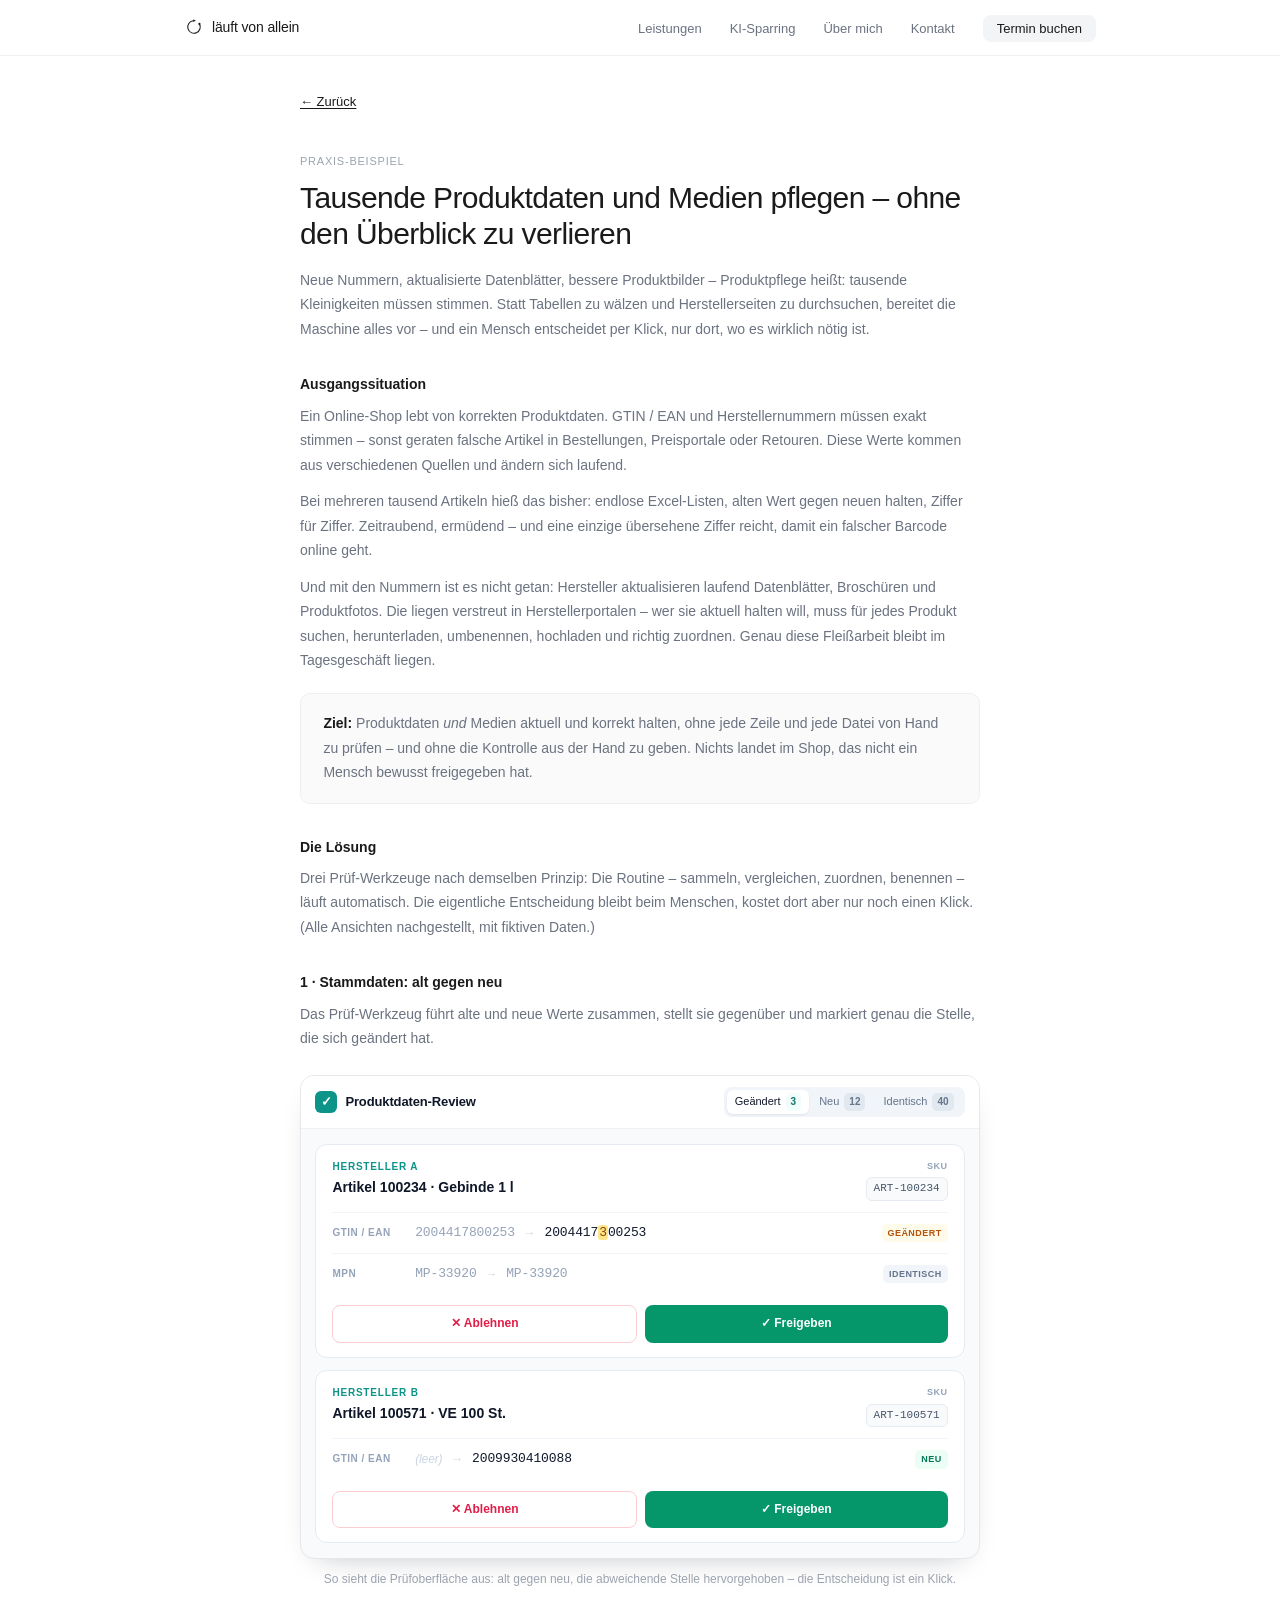
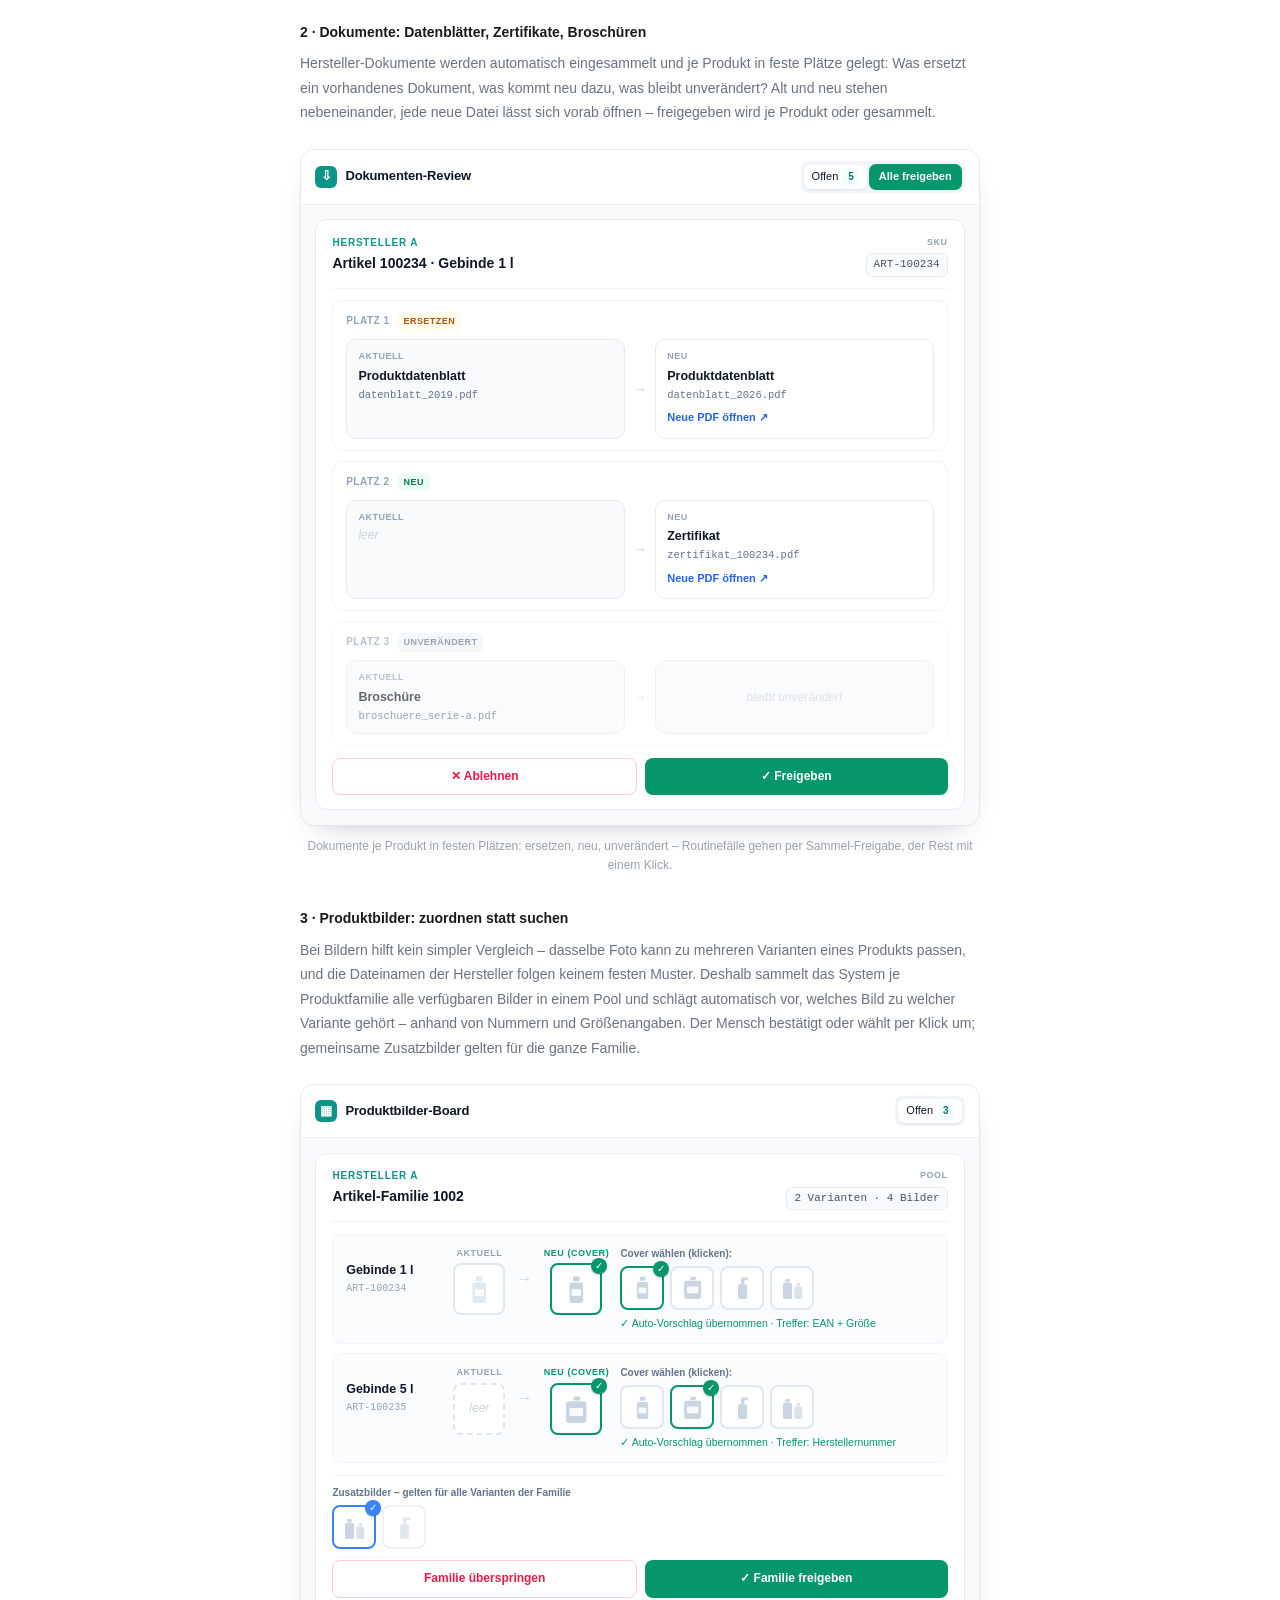
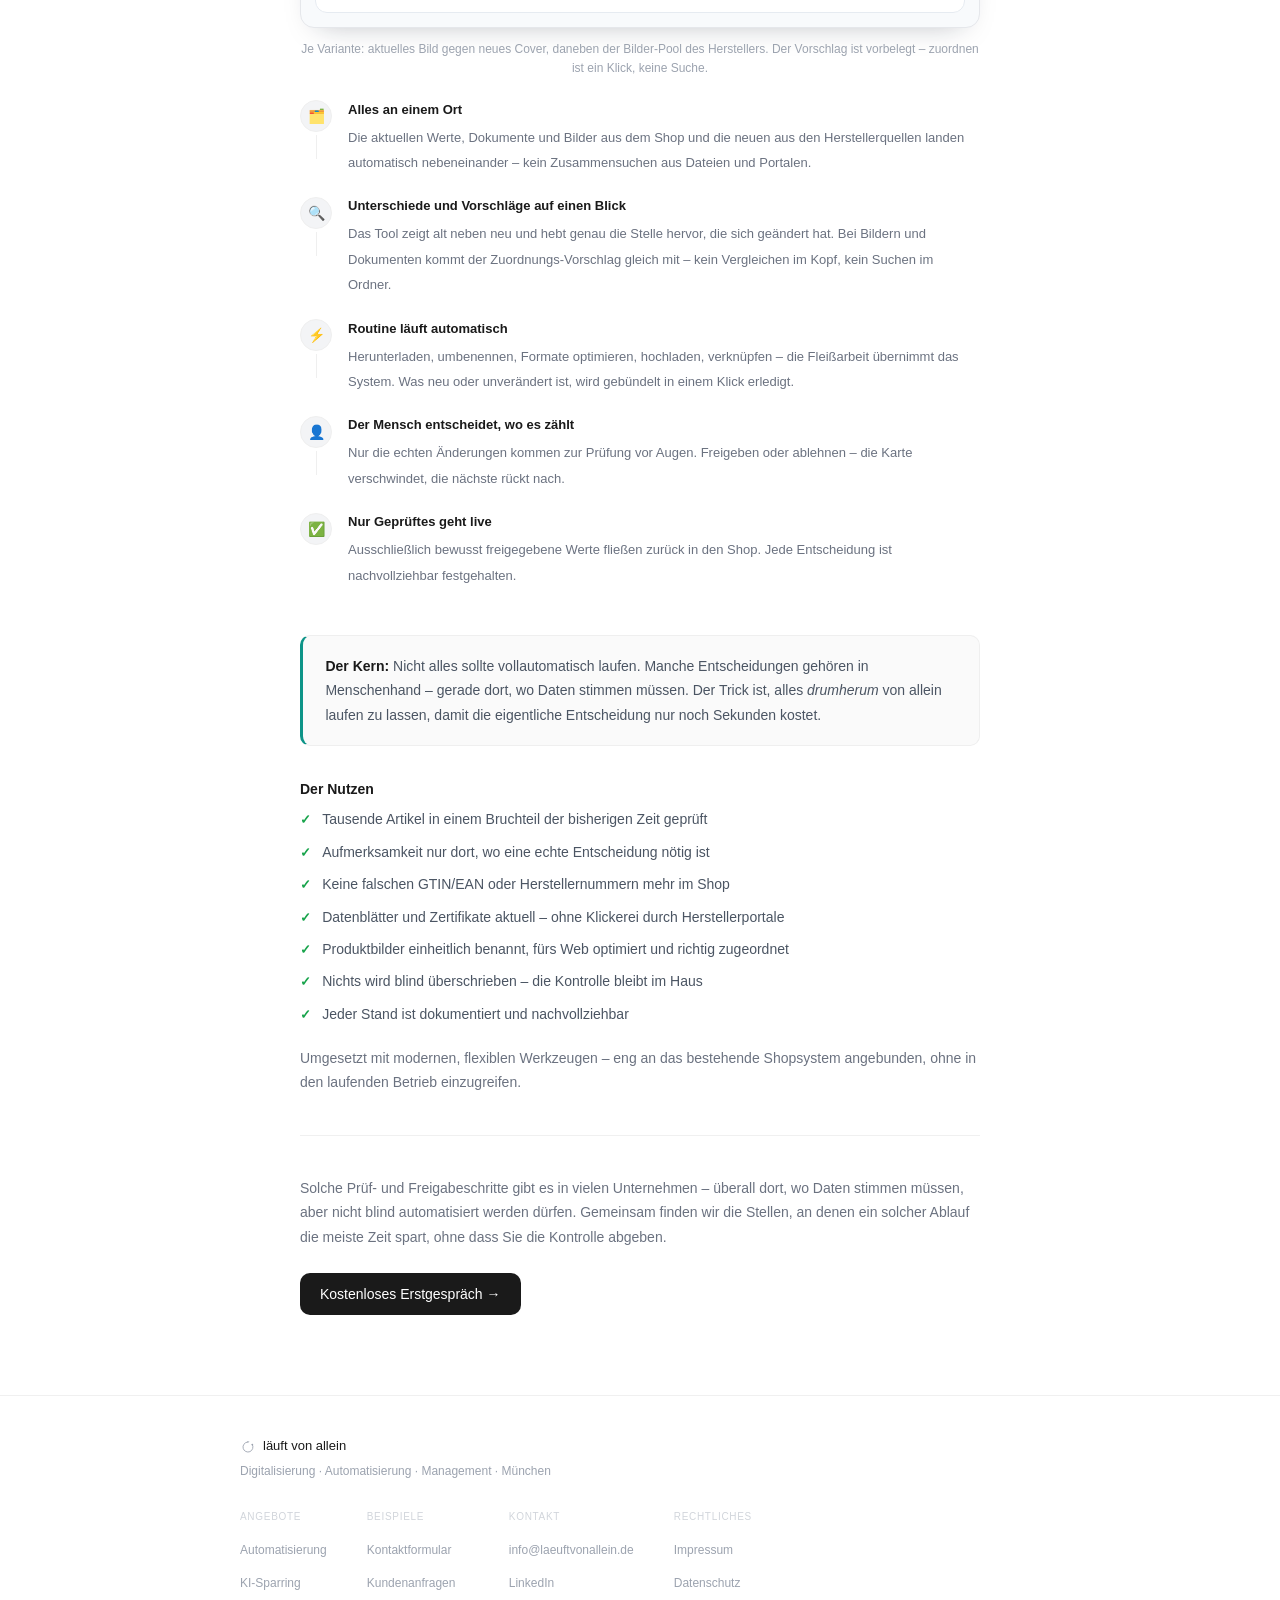
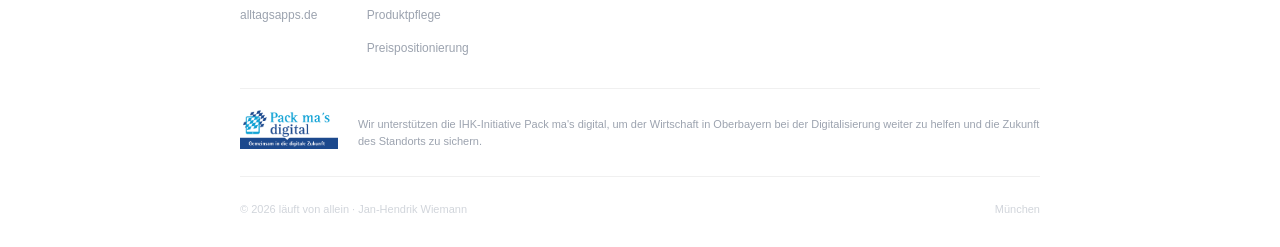
<file: produktpflege/index.html>
<!DOCTYPE html>
<html lang="de">
<head>
  <meta charset="UTF-8">
  <meta name="viewport" content="width=device-width, initial-scale=1.0">
  <title>Produktdaten und Medien pflegen ohne Handarbeit – Praxisbeispiel | läuft von allein</title>
  <meta name="description" content="Nummern, Datenblätter und Produktbilder für tausende Artikel aktuell halten: Die Maschine sammelt, vergleicht und schlägt vor – der Mensch entscheidet per Klick, nur dort, wo es zählt.">
  <link rel="icon" type="image/png" href="/favicon-96x96.png" sizes="96x96" />
  <link rel="icon" type="image/svg+xml" href="/favicon.svg" />
  <link rel="shortcut icon" href="/favicon.ico" />
  <link rel="apple-touch-icon" sizes="180x180" href="/apple-touch-icon.png" />
  <link rel="manifest" href="/site.webmanifest" />
  <style>
    *, *::before, *::after { box-sizing: border-box; margin: 0; padding: 0; }
    html { scroll-behavior: smooth; }
    body {
      font-family: -apple-system, BlinkMacSystemFont, "Segoe UI", Helvetica, Arial, sans-serif;
      background: #fff;
      color: #1a1a1a;
      font-size: 16px;
      line-height: 1.6;
      -webkit-font-smoothing: antialiased;
    }

    /* ─── Nav ───────────────────────────────────────────────── */
    nav {
      position: fixed; top: 0; left: 0; right: 0; z-index: 100;
      background: rgba(255, 255, 255, 0.96);
      backdrop-filter: blur(8px);
      -webkit-backdrop-filter: blur(8px);
      border-bottom: 1px solid #f0f0f0;
      height: 56px;
      transition: border-color 0.2s;
    }
    .nav-inner {
      max-width: 960px; margin: 0 auto;
      display: flex; align-items: center; justify-content: space-between;
      height: 100%; padding: 0 1.5rem;
    }
    .nav-logo {
      display: flex; align-items: center; gap: 8px;
      text-decoration: none; color: #1a1a1a;
      font-size: 14px; font-weight: 500; letter-spacing: -0.01em;
    }
    .nav-links {
      display: flex; align-items: center;
      gap: 1.75rem; list-style: none;
    }
    .nav-links a {
      font-size: 13px; color: #6b7280;
      text-decoration: none; transition: color 0.15s;
    }
    .nav-links a:hover { color: #1a1a1a; }
    .nav-cta {
      font-size: 13px !important; font-weight: 500 !important;
      color: #1a1a1a !important; background: #f3f4f6;
      border-radius: 8px; padding: 6px 14px;
      transition: background 0.15s !important;
    }
    .nav-cta:hover { background: #e5e7eb !important; color: #1a1a1a !important; }
    .nav-hamburger {
      display: none; flex-direction: column; gap: 4px;
      background: none; border: none; cursor: pointer; padding: 4px;
    }
    .nav-hamburger span {
      display: block; width: 20px; height: 1.5px;
      background: #1a1a1a; border-radius: 2px; transition: all 0.2s;
    }

    /* ─── Page content ──────────────────────────────────────── */
    .content-page {
      padding: 5.5rem 1.5rem 5rem;
      min-height: 100vh;
    }
    .content-inner {
      max-width: 680px;
      margin: 0 auto;
    }
    .content-back {
      display: inline-flex; align-items: center; gap: 5px;
      font-size: 13px; color: #9ca3af;
      text-decoration: none; margin-bottom: 2.5rem;
      transition: color 0.15s;
    }
    .content-back:hover { color: #1a1a1a; }
    .section-label {
      display: block;
      font-size: 11px; font-weight: 500;
      letter-spacing: 0.07em; text-transform: uppercase;
      color: #9ca3af; margin-bottom: 0.6rem;
    }
    .content-inner h1 {
      font-size: clamp(22px, 3.5vw, 30px);
      font-weight: 500; letter-spacing: -0.02em;
      color: #1a1a1a; margin-bottom: 1rem; line-height: 1.2;
    }
    .content-lead {
      font-size: 15px; color: #6b7280;
      line-height: 1.75; margin-bottom: 2.5rem;
    }
    .content-inner h3 {
      font-size: 14px; font-weight: 600;
      color: #1a1a1a; margin: 2rem 0 0.5rem;
    }
    .content-inner p {
      font-size: 14px; color: #6b7280;
      line-height: 1.75; margin-bottom: 0.75rem;
    }
    .content-inner a { color: #1a1a1a; text-decoration: underline; text-underline-offset: 2px; }
    .content-inner a:hover { color: #374151; }

    /* ─── Highlight box ─────────────────────────────────────── */
    .highlight-box {
      background: #fafafa;
      border: 1px solid #efefef;
      border-radius: 10px;
      padding: 1.1rem 1.4rem;
      margin: 1.25rem 0;
      font-size: 14px; color: #6b7280; line-height: 1.75;
    }
    .highlight-box strong { color: #1a1a1a; font-weight: 600; }

    /* ─── Insight box (Kernidee) ────────────────────────────── */
    .insight-box {
      background: #fafafa;
      border: 1px solid #efefef;
      border-left: 3px solid #0d9488;
      border-radius: 10px;
      padding: 1.1rem 1.4rem;
      margin: 1.75rem 0;
      font-size: 14px; color: #4b5563; line-height: 1.75;
    }
    .insight-box strong { color: #1a1a1a; font-weight: 600; }

    /* ─── Flow diagram ──────────────────────────────────────── */
    .flow-diagram {
      margin: 1.25rem 0 1.75rem;
      display: flex; flex-direction: column; gap: 0;
    }
    .flow-step {
      display: flex; align-items: flex-start; gap: 1rem;
    }
    .flow-left {
      display: flex; flex-direction: column; align-items: center;
      flex-shrink: 0; padding-top: 0.15rem;
    }
    .flow-icon {
      width: 32px; height: 32px; border-radius: 50%;
      background: #f3f4f6; border: 1px solid #efefef;
      display: flex; align-items: center; justify-content: center;
      font-size: 14px; flex-shrink: 0;
    }
    .flow-connector {
      width: 1px; flex: 1; min-height: 24px;
      background: #efefef; margin: 3px 0;
    }
    .flow-content {
      padding: 0.1rem 0 1.25rem;
    }
    .flow-content strong {
      display: block; font-size: 13px; font-weight: 600;
      color: #1a1a1a; margin-bottom: 0.2rem;
    }
    .flow-content span {
      font-size: 13px; color: #6b7280; line-height: 1.65;
    }

    /* ─── Benefit list ──────────────────────────────────────── */
    .benefit-list {
      list-style: none;
      margin: 0.5rem 0 1.25rem;
      display: flex; flex-direction: column; gap: 0.6rem;
    }
    .benefit-list li {
      font-size: 14px; color: #4b5563;
      line-height: 1.6;
      display: flex; align-items: baseline; gap: 0.7rem;
    }
    .benefit-list li::before {
      content: '✓'; color: #16a34a; font-weight: 600;
      flex-shrink: 0; font-size: 13px;
    }

    /* ─── Divider ───────────────────────────────────────────── */
    .content-divider {
      border: none; border-top: 1px solid #f0f0f0;
      margin: 2.5rem 0;
    }

    /* ─── CTA button ────────────────────────────────────────── */
    .btn-dark {
      display: inline-flex; align-items: center; gap: 6px;
      background: #1a1a1a; color: #fff !important;
      padding: 10px 20px; border-radius: 10px;
      font-size: 14px; font-weight: 500;
      text-decoration: none !important; transition: background 0.15s;
      margin-top: 0.75rem;
    }
    .btn-dark:hover { background: #374151; color: #fff !important; }

    /* ═══ Oberflächen-Illustration (nachgebaut) ═══════════════ */
    .rv-shot { margin: 1.5rem 0 0.5rem; }
    .rv-window {
      border: 1px solid #e5e7eb; border-radius: 14px;
      background: #f8fafc; overflow: hidden;
      box-shadow: 0 12px 28px -18px rgba(15,23,42,0.35);
    }
    .rv-bar {
      display: flex; align-items: center; justify-content: space-between;
      flex-wrap: wrap; gap: 0.75rem;
      padding: 0.7rem 0.9rem;
      background: #fff; border-bottom: 1px solid #eef2f6;
    }
    .rv-brand {
      display: flex; align-items: center; gap: 0.5rem;
      font-size: 13px; font-weight: 600; color: #0f1729;
      letter-spacing: -0.01em;
    }
    .rv-brand-mark {
      width: 22px; height: 22px; border-radius: 6px;
      background: #0d9488; color: #fff;
      display: flex; align-items: center; justify-content: center;
      font-size: 13px; flex-shrink: 0;
    }
    .rv-tabs { display: flex; gap: 2px; background: #f1f5f9; border-radius: 8px; padding: 3px; }
    .rv-tab {
      font-size: 11px; font-weight: 500; color: #64748b;
      padding: 3px 8px; border-radius: 6px;
      display: inline-flex; align-items: center; gap: 5px;
    }
    .rv-tab.active { background: #fff; color: #0f1729; box-shadow: 0 1px 2px rgba(15,23,42,0.08); }
    .rv-tab-count {
      font-size: 10px; font-weight: 700; border-radius: 5px;
      padding: 1px 5px; background: #e2e8f0; color: #64748b;
    }
    .rv-tab.active .rv-tab-count { background: #f0fdfa; color: #0f766e; }

    .rv-body { padding: 0.9rem; display: flex; flex-direction: column; gap: 0.75rem; }
    .rv-card {
      background: #fff; border: 1px solid #e6ebf1; border-radius: 12px;
      padding: 0.9rem 1rem;
    }
    .rv-card-head {
      display: flex; align-items: flex-start; justify-content: space-between;
      gap: 0.75rem; padding-bottom: 0.7rem; border-bottom: 1px solid #f1f5f9;
    }
    .rv-mfr {
      font-size: 10px; font-weight: 700; letter-spacing: 0.08em;
      text-transform: uppercase; color: #0d9488;
    }
    .rv-name { font-size: 14px; font-weight: 600; color: #0f1729; margin-top: 1px; }
    .rv-sku-wrap { text-align: right; flex-shrink: 0; }
    .rv-sku-label {
      font-size: 9px; font-weight: 700; letter-spacing: 0.06em;
      text-transform: uppercase; color: #94a3b8;
    }
    .rv-sku {
      display: inline-block; margin-top: 2px;
      font-family: ui-monospace, SFMono-Regular, Menlo, monospace;
      font-size: 11px; color: #475569;
      background: #f8fafc; border: 1px solid #e6ebf1;
      border-radius: 6px; padding: 2px 7px;
    }
    .rv-rows { display: flex; flex-direction: column; }
    .rv-row {
      display: flex; align-items: center; flex-wrap: wrap;
      gap: 0.55rem; padding: 0.6rem 0;
    }
    .rv-row + .rv-row { border-top: 1px solid #f1f5f9; }
    .rv-label {
      width: 74px; flex-shrink: 0;
      font-size: 10px; font-weight: 700; letter-spacing: 0.05em;
      text-transform: uppercase; color: #94a3b8;
    }
    .rv-old, .rv-new {
      font-family: ui-monospace, SFMono-Regular, Menlo, monospace;
      font-size: 13px; letter-spacing: -0.01em;
    }
    .rv-old { color: #94a3b8; }
    .rv-new { color: #0f1729; }
    .rv-new.rv-muted { color: #94a3b8; }
    .rv-arrow { color: #cbd5e1; font-size: 12px; }
    .rv-empty { color: #cbd5e1; font-style: italic; font-family: inherit; font-size: 12px; }
    .rv-new mark {
      background: #fde68a; color: #92400e;
      border-radius: 3px; padding: 0 1px;
    }
    .rv-badge {
      font-size: 9px; font-weight: 700; letter-spacing: 0.05em;
      border-radius: 5px; padding: 2px 6px; margin-left: auto;
    }
    .rv-changed   { background: #fffbeb; color: #b45309; }
    .rv-new-b     { background: #ecfdf5; color: #047857; }
    .rv-identical { background: #f1f5f9; color: #64748b; }
    .rv-actions { display: flex; gap: 0.5rem; margin-top: 0.7rem; }
    .rv-btn {
      flex: 1; text-align: center;
      font-size: 12px; font-weight: 600;
      border-radius: 8px; padding: 0.5rem 0;
      display: inline-flex; align-items: center; justify-content: center; gap: 5px;
    }
    .rv-reject { background: #fff; color: #e11d48; border: 1px solid #fecdd3; }
    .rv-approve { background: #059669; color: #fff; }
    figcaption {
      font-size: 12px; color: #9ca3af; line-height: 1.6;
      margin-top: 0.7rem; text-align: center;
    }

    /* ═══ Mock: Dokumenten-Review ═════════════════════════════ */
    .dl-bulk {
      font-size: 11px; font-weight: 700; color: #fff;
      background: #059669; border-radius: 7px; padding: 4px 10px;
      display: inline-flex; align-items: center;
    }
    .dl-slot { border: 1px solid #f1f5f9; border-radius: 10px; padding: 0.7rem 0.8rem; }
    .dl-slot + .dl-slot { margin-top: 0.6rem; }
    .dl-slot-head { display: flex; align-items: center; gap: 0.5rem; margin-bottom: 0.55rem; }
    .dl-slot-head .rv-badge { margin-left: 0; }
    .dl-slot-title {
      font-size: 10px; font-weight: 700; letter-spacing: 0.05em;
      text-transform: uppercase; color: #94a3b8;
    }
    .dl-tiles { display: flex; align-items: stretch; gap: 0.5rem; flex-wrap: wrap; }
    .dl-tile {
      flex: 1 1 180px; border: 1px solid #e6ebf1; border-radius: 10px;
      background: #fff; padding: 0.55rem 0.7rem; min-width: 0;
    }
    .dl-tile.muted { background: #f8fafc; }
    .dl-tile-label {
      font-size: 9px; font-weight: 700; letter-spacing: 0.06em;
      text-transform: uppercase; color: #94a3b8; margin-bottom: 2px;
    }
    .dl-doc { font-size: 12.5px; font-weight: 600; color: #0f1729; }
    .dl-file {
      font-family: ui-monospace, SFMono-Regular, Menlo, monospace;
      font-size: 10.5px; color: #64748b; margin-top: 1px; word-break: break-all;
    }
    .dl-open { display: inline-flex; gap: 3px; font-size: 11px; font-weight: 600; color: #2563eb; margin-top: 4px; }
    .dl-empty { font-size: 12px; color: #cbd5e1; font-style: italic; }
    .dl-arrow { display: flex; align-items: center; color: #cbd5e1; font-size: 14px; }
    @media (max-width: 560px) { .dl-arrow { display: none; } }

    /* ═══ Mock: Produktbilder-Board ═══════════════════════════ */
    .bi-variant { border: 1px solid #f1f5f9; background: #fbfcfe; border-radius: 10px; padding: 0.7rem 0.8rem; }
    .bi-variant + .bi-variant { margin-top: 0.6rem; }
    .bi-row { display: flex; align-items: flex-start; gap: 0.7rem; flex-wrap: wrap; }
    .bi-meta { width: 96px; flex-shrink: 0; padding-top: 14px; }
    .bi-name { font-size: 12.5px; font-weight: 600; color: #0f1729; }
    .bi-sub {
      font-family: ui-monospace, SFMono-Regular, Menlo, monospace;
      font-size: 10px; color: #94a3b8; margin-top: 1px;
    }
    .bi-col { text-align: center; flex-shrink: 0; }
    .bi-col-label {
      font-size: 9px; font-weight: 700; text-transform: uppercase;
      letter-spacing: 0.06em; color: #94a3b8; margin-bottom: 3px; white-space: nowrap;
    }
    .bi-col-label.green { color: #059669; }
    .bi-thumb {
      width: 52px; height: 52px; border-radius: 8px;
      border: 2px solid #e2e8f0; background: #fff;
      display: flex; align-items: center; justify-content: center;
      position: relative; margin: 0 auto;
    }
    .bi-thumb svg { width: 68%; height: 68%; }
    .bi-thumb.cover { border-color: #059669; }
    .bi-thumb.empty { border-style: dashed; }
    .bi-thumb.slider-on { border-color: #3b82f6; }
    .bi-check {
      position: absolute; top: -7px; right: -7px;
      width: 16px; height: 16px; border-radius: 50%;
      background: #059669; color: #fff; font-size: 10px;
      display: flex; align-items: center; justify-content: center;
      box-shadow: 0 1px 2px rgba(15,23,42,0.25);
    }
    .bi-check.blue { background: #3b82f6; }
    .bi-arrow { color: #cbd5e1; font-size: 16px; padding-top: 20px; }
    .bi-pool { flex: 1; min-width: 150px; }
    .bi-pool-label { font-size: 10px; font-weight: 600; color: #64748b; margin-bottom: 4px; }
    .bi-pool-strip { display: flex; gap: 6px; flex-wrap: wrap; }
    .bi-pool .bi-thumb, .bi-slider-box .bi-thumb { width: 44px; height: 44px; margin: 0; }
    .bi-hint { font-size: 10.5px; margin-top: 5px; }
    .bi-hint.ok { color: #059669; }
    .bi-slider-box { margin-top: 0.7rem; padding-top: 0.6rem; border-top: 1px solid #f1f5f9; }
    @media (max-width: 560px) { .bi-arrow { display: none; } .bi-meta { width: 100%; padding-top: 0; } }

    /* ─── Footer ────────────────────────────────────────────── */
    footer {
      border-top: 1px solid #f0f0f0;
      padding: 2.5rem 1.5rem 2rem;
    }
    .footer-inner { max-width: 800px; margin: 0 auto; }
    .footer-top {
      display: flex; justify-content: space-between;
      align-items: flex-start; flex-wrap: wrap; gap: 1.75rem;
      padding-bottom: 1.75rem;
      border-bottom: 1px solid #f0f0f0;
    }
    .footer-brand { display: flex; flex-direction: column; gap: 5px; }
    .footer-logo {
      display: flex; align-items: center; gap: 7px;
      text-decoration: none; color: #1a1a1a;
      font-size: 13px; font-weight: 500;
    }
    .footer-brand-sub { font-size: 12px; color: #9ca3af; }
    .footer-nav { display: flex; gap: 2.5rem; flex-wrap: wrap; }
    .footer-nav-col h4 {
      font-size: 10px; font-weight: 500;
      letter-spacing: 0.07em; text-transform: uppercase;
      color: #d1d5db; margin-bottom: 0.65rem;
    }
    .footer-nav-col ul { list-style: none; display: flex; flex-direction: column; gap: 0.45rem; }
    .footer-nav-col a {
      font-size: 12px; color: #9ca3af;
      text-decoration: none; transition: color 0.15s;
    }
    .footer-nav-col a:hover { color: #1a1a1a; }
    .footer-bottom {
      display: flex; justify-content: space-between;
      flex-wrap: wrap; gap: 0.5rem;
      font-size: 11px; color: #d1d5db;
      padding-top: 1.5rem;
    }
    .footer-bottom a { color: #9ca3af; text-decoration: none; }
    .footer-bottom a:hover { color: #1a1a1a; }

    /* ─── Responsive ────────────────────────────────────────── */
    @media (max-width: 768px) {
      .nav-links {
        display: none; flex-direction: column;
        position: absolute; top: 56px; left: 0; right: 0;
        background: #fff; padding: 1.25rem 1.5rem;
        border-bottom: 1px solid #f0f0f0;
        box-shadow: 0 8px 16px rgba(0,0,0,0.04);
        gap: 1rem;
      }
      .nav-links.open { display: flex; }
      .nav-hamburger { display: flex; }
      .footer-nav { gap: 1.5rem; }
      .rv-tabs { order: 2; }
    }

    /* ─── Footer partner badge ──────────────────────────────── */
    .footer-partner {
      display: flex; align-items: center; gap: 1.25rem;
      padding: 1.25rem 0;
      border-bottom: 1px solid #f0f0f0;
    }
    .footer-partner img {
      height: 40px; width: auto; flex-shrink: 0;
    }
    .footer-partner-text {
      font-size: 11px; color: #9ca3af; line-height: 1.55;
    }
  </style>
</head>
<body>

<!-- ═══ NAV ═══════════════════════════════════════════════════════ -->
<nav id="nav">
  <div class="nav-inner">
    <a href="/" class="nav-logo">
      <svg width="20" height="20" viewBox="0 0 64 64" fill="none" xmlns="http://www.w3.org/2000/svg" aria-hidden="true">
        <circle cx="49.3" cy="22" r="3.5" fill="#1a1a1a"/>
        <path d="M 49.3,22 A 20,20 0 1,1 29.2,12.2" stroke="#1a1a1a" stroke-width="3.5" stroke-linecap="round"/>
        <polygon points="38,11 30,16 29,8" fill="#1a1a1a"/>
      </svg>
      läuft von allein
    </a>
    <ul class="nav-links" id="nav-links">
      <li><a href="/#leistungen">Leistungen</a></li>
      <li><a href="/#ki-sparring">KI-Sparring</a></li>
      <li><a href="/#ueber">Über mich</a></li>
      <li><a href="/#kontakt">Kontakt</a></li>
      <li><a href="https://calendar.app.google/vXAGb7DQjwTJtg9t6" target="_blank" rel="noopener" class="nav-cta">Termin buchen</a></li>
    </ul>
    <button class="nav-hamburger" id="hamburger" onclick="toggleMenu()" aria-label="Menü">
      <span></span><span></span><span></span>
    </button>
  </div>
</nav>

<!-- ═══ CONTENT ══════════════════════════════════════════════════ -->
<div class="content-page">
  <div class="content-inner">

    <a href="/" class="content-back">← Zurück</a>
    <span class="section-label">Praxis-Beispiel</span>
    <h1>Tausende Produktdaten und Medien pflegen – ohne den Überblick zu verlieren</h1>

    <p class="content-lead">Neue Nummern, aktualisierte Datenblätter, bessere Produktbilder – Produktpflege heißt: tausende Kleinigkeiten müssen stimmen. Statt Tabellen zu wälzen und Herstellerseiten zu durchsuchen, bereitet die Maschine alles vor – und ein Mensch entscheidet per Klick, nur dort, wo es wirklich nötig ist.</p>

    <h3>Ausgangssituation</h3>
    <p>Ein Online-Shop lebt von korrekten Produktdaten. GTIN / EAN und Herstellernummern müssen exakt stimmen – sonst geraten falsche Artikel in Bestellungen, Preisportale oder Retouren. Diese Werte kommen aus verschiedenen Quellen und ändern sich laufend.</p>
    <p>Bei mehreren tausend Artikeln hieß das bisher: endlose Excel-Listen, alten Wert gegen neuen halten, Ziffer für Ziffer. Zeitraubend, ermüdend – und eine einzige übersehene Ziffer reicht, damit ein falscher Barcode online geht.</p>
    <p>Und mit den Nummern ist es nicht getan: Hersteller aktualisieren laufend Datenblätter, Broschüren und Produktfotos. Die liegen verstreut in Herstellerportalen – wer sie aktuell halten will, muss für jedes Produkt suchen, herunterladen, umbenennen, hochladen und richtig zuordnen. Genau diese Fleißarbeit bleibt im Tagesgeschäft liegen.</p>
    <div class="highlight-box">
      <strong>Ziel:</strong> Produktdaten <em>und</em> Medien aktuell und korrekt halten, ohne jede Zeile und jede Datei von Hand zu prüfen – und ohne die Kontrolle aus der Hand zu geben. Nichts landet im Shop, das nicht ein Mensch bewusst freigegeben hat.
    </div>

    <h3>Die Lösung</h3>
    <p>Drei Prüf-Werkzeuge nach demselben Prinzip: Die Routine – sammeln, vergleichen, zuordnen, benennen – läuft automatisch. Die eigentliche Entscheidung bleibt beim Menschen, kostet dort aber nur noch einen Klick. (Alle Ansichten nachgestellt, mit fiktiven Daten.)</p>

    <h3>1 · Stammdaten: alt gegen neu</h3>
    <p>Das Prüf-Werkzeug führt alte und neue Werte zusammen, stellt sie gegenüber und markiert genau die Stelle, die sich geändert hat.</p>

    <figure class="rv-shot">
      <div class="rv-window">
        <div class="rv-bar">
          <div class="rv-brand">
            <span class="rv-brand-mark">✓</span>
            Produktdaten-Review
          </div>
          <div class="rv-tabs">
            <span class="rv-tab active">Geändert <span class="rv-tab-count">3</span></span>
            <span class="rv-tab">Neu <span class="rv-tab-count">12</span></span>
            <span class="rv-tab">Identisch <span class="rv-tab-count">40</span></span>
          </div>
        </div>
        <div class="rv-body">

          <div class="rv-card">
            <div class="rv-card-head">
              <div>
                <div class="rv-mfr">Hersteller A</div>
                <div class="rv-name">Artikel 100234 · Gebinde 1 l</div>
              </div>
              <div class="rv-sku-wrap">
                <div class="rv-sku-label">SKU</div>
                <div class="rv-sku">ART-100234</div>
              </div>
            </div>
            <div class="rv-rows">
              <div class="rv-row">
                <span class="rv-label">GTIN / EAN</span>
                <span class="rv-old">2004417800253</span>
                <span class="rv-arrow">→</span>
                <span class="rv-new">2004417<mark>3</mark>00253</span>
                <span class="rv-badge rv-changed">GEÄNDERT</span>
              </div>
              <div class="rv-row">
                <span class="rv-label">MPN</span>
                <span class="rv-old">MP-33920</span>
                <span class="rv-arrow">→</span>
                <span class="rv-new rv-muted">MP-33920</span>
                <span class="rv-badge rv-identical">IDENTISCH</span>
              </div>
            </div>
            <div class="rv-actions">
              <span class="rv-btn rv-reject">✕ Ablehnen</span>
              <span class="rv-btn rv-approve">✓ Freigeben</span>
            </div>
          </div>

          <div class="rv-card">
            <div class="rv-card-head">
              <div>
                <div class="rv-mfr">Hersteller B</div>
                <div class="rv-name">Artikel 100571 · VE 100 St.</div>
              </div>
              <div class="rv-sku-wrap">
                <div class="rv-sku-label">SKU</div>
                <div class="rv-sku">ART-100571</div>
              </div>
            </div>
            <div class="rv-rows">
              <div class="rv-row">
                <span class="rv-label">GTIN / EAN</span>
                <span class="rv-old rv-empty">(leer)</span>
                <span class="rv-arrow">→</span>
                <span class="rv-new">2009930410088</span>
                <span class="rv-badge rv-new-b">NEU</span>
              </div>
            </div>
            <div class="rv-actions">
              <span class="rv-btn rv-reject">✕ Ablehnen</span>
              <span class="rv-btn rv-approve">✓ Freigeben</span>
            </div>
          </div>

        </div>
      </div>
      <figcaption>So sieht die Prüfoberfläche aus: alt gegen neu, die abweichende Stelle hervorgehoben – die Entscheidung ist ein Klick.</figcaption>
    </figure>

    <h3>2 · Dokumente: Datenblätter, Zertifikate, Broschüren</h3>
    <p>Hersteller-Dokumente werden automatisch eingesammelt und je Produkt in feste Plätze gelegt: Was ersetzt ein vorhandenes Dokument, was kommt neu dazu, was bleibt unverändert? Alt und neu stehen nebeneinander, jede neue Datei lässt sich vorab öffnen – freigegeben wird je Produkt oder gesammelt.</p>

    <figure class="rv-shot">
      <div class="rv-window">
        <div class="rv-bar">
          <div class="rv-brand">
            <span class="rv-brand-mark">⇩</span>
            Dokumenten-Review
          </div>
          <div class="rv-tabs" style="align-items:center;">
            <span class="rv-tab active">Offen <span class="rv-tab-count">5</span></span>
            <span class="dl-bulk">Alle freigeben</span>
          </div>
        </div>
        <div class="rv-body">

          <div class="rv-card">
            <div class="rv-card-head">
              <div>
                <div class="rv-mfr">Hersteller A</div>
                <div class="rv-name">Artikel 100234 · Gebinde 1 l</div>
              </div>
              <div class="rv-sku-wrap">
                <div class="rv-sku-label">SKU</div>
                <div class="rv-sku">ART-100234</div>
              </div>
            </div>

            <div style="margin-top:0.7rem;">
              <div class="dl-slot">
                <div class="dl-slot-head"><span class="dl-slot-title">Platz 1</span><span class="rv-badge rv-changed">ERSETZEN</span></div>
                <div class="dl-tiles">
                  <div class="dl-tile muted">
                    <div class="dl-tile-label">Aktuell</div>
                    <div class="dl-doc">Produktdatenblatt</div>
                    <div class="dl-file">datenblatt_2019.pdf</div>
                  </div>
                  <div class="dl-arrow">→</div>
                  <div class="dl-tile">
                    <div class="dl-tile-label">Neu</div>
                    <div class="dl-doc">Produktdatenblatt</div>
                    <div class="dl-file">datenblatt_2026.pdf</div>
                    <span class="dl-open">Neue PDF öffnen ↗</span>
                  </div>
                </div>
              </div>
              <div class="dl-slot">
                <div class="dl-slot-head"><span class="dl-slot-title">Platz 2</span><span class="rv-badge rv-new-b">NEU</span></div>
                <div class="dl-tiles">
                  <div class="dl-tile muted">
                    <div class="dl-tile-label">Aktuell</div>
                    <div class="dl-empty">leer</div>
                  </div>
                  <div class="dl-arrow">→</div>
                  <div class="dl-tile">
                    <div class="dl-tile-label">Neu</div>
                    <div class="dl-doc">Zertifikat</div>
                    <div class="dl-file">zertifikat_100234.pdf</div>
                    <span class="dl-open">Neue PDF öffnen ↗</span>
                  </div>
                </div>
              </div>
              <div class="dl-slot" style="opacity:.65;">
                <div class="dl-slot-head"><span class="dl-slot-title">Platz 3</span><span class="rv-badge rv-identical">UNVERÄNDERT</span></div>
                <div class="dl-tiles">
                  <div class="dl-tile muted">
                    <div class="dl-tile-label">Aktuell</div>
                    <div class="dl-doc">Broschüre</div>
                    <div class="dl-file">broschuere_serie-a.pdf</div>
                  </div>
                  <div class="dl-arrow">→</div>
                  <div class="dl-tile muted" style="display:flex;align-items:center;justify-content:center;">
                    <span class="dl-empty">bleibt unverändert</span>
                  </div>
                </div>
              </div>
            </div>

            <div class="rv-actions">
              <span class="rv-btn rv-reject">✕ Ablehnen</span>
              <span class="rv-btn rv-approve">✓ Freigeben</span>
            </div>
          </div>

        </div>
      </div>
      <figcaption>Dokumente je Produkt in festen Plätzen: ersetzen, neu, unverändert – Routinefälle gehen per Sammel-Freigabe, der Rest mit einem Klick.</figcaption>
    </figure>

    <h3>3 · Produktbilder: zuordnen statt suchen</h3>
    <p>Bei Bildern hilft kein simpler Vergleich – dasselbe Foto kann zu mehreren Varianten eines Produkts passen, und die Dateinamen der Hersteller folgen keinem festen Muster. Deshalb sammelt das System je Produktfamilie alle verfügbaren Bilder in einem Pool und schlägt automatisch vor, welches Bild zu welcher Variante gehört – anhand von Nummern und Größenangaben. Der Mensch bestätigt oder wählt per Klick um; gemeinsame Zusatzbilder gelten für die ganze Familie.</p>

    <figure class="rv-shot">
      <div class="rv-window">
        <div class="rv-bar">
          <div class="rv-brand">
            <span class="rv-brand-mark">▦</span>
            Produktbilder-Board
          </div>
          <div class="rv-tabs">
            <span class="rv-tab active">Offen <span class="rv-tab-count">3</span></span>
          </div>
        </div>
        <div class="rv-body">

          <div class="rv-card">
            <div class="rv-card-head">
              <div>
                <div class="rv-mfr">Hersteller A</div>
                <div class="rv-name">Artikel-Familie 1002</div>
              </div>
              <div class="rv-sku-wrap">
                <div class="rv-sku-label">Pool</div>
                <div class="rv-sku">2 Varianten · 4 Bilder</div>
              </div>
            </div>

            <div style="margin-top:0.7rem;">
              <div class="bi-variant">
                <div class="bi-row">
                  <div class="bi-meta">
                    <div class="bi-name">Gebinde 1 l</div>
                    <div class="bi-sub">ART-100234</div>
                  </div>
                  <div class="bi-col">
                    <div class="bi-col-label">Aktuell</div>
                    <div class="bi-thumb">
                      <svg viewBox="0 0 24 24" aria-hidden="true"><rect x="9.5" y="2.5" width="5" height="3.5" rx="1" fill="#e2e8f0"/><rect x="7" y="7" width="10" height="15" rx="2" fill="#e2e8f0"/><rect x="8.5" y="12" width="7" height="5" rx="1" fill="#f8fafc"/></svg>
                    </div>
                  </div>
                  <div class="bi-arrow">→</div>
                  <div class="bi-col">
                    <div class="bi-col-label green">Neu (Cover)</div>
                    <div class="bi-thumb cover">
                      <svg viewBox="0 0 24 24" aria-hidden="true"><rect x="9.5" y="2.5" width="5" height="3.5" rx="1" fill="#cbd5e1"/><rect x="7" y="7" width="10" height="15" rx="2" fill="#cbd5e1"/><rect x="8.5" y="12" width="7" height="5" rx="1" fill="#f8fafc"/></svg>
                      <span class="bi-check">✓</span>
                    </div>
                  </div>
                  <div class="bi-pool">
                    <div class="bi-pool-label">Cover wählen (klicken):</div>
                    <div class="bi-pool-strip">
                      <div class="bi-thumb cover">
                        <svg viewBox="0 0 24 24" aria-hidden="true"><rect x="9.5" y="2.5" width="5" height="3.5" rx="1" fill="#cbd5e1"/><rect x="7" y="7" width="10" height="15" rx="2" fill="#cbd5e1"/><rect x="8.5" y="12" width="7" height="5" rx="1" fill="#f8fafc"/></svg>
                        <span class="bi-check">✓</span>
                      </div>
                      <div class="bi-thumb">
                        <svg viewBox="0 0 24 24" aria-hidden="true"><rect x="10" y="2.5" width="5" height="3" rx="1" fill="#cbd5e1"/><rect x="4.5" y="6" width="15" height="16" rx="2" fill="#cbd5e1"/><rect x="7" y="11" width="10" height="6" rx="1" fill="#f8fafc"/></svg>
                      </div>
                      <div class="bi-thumb">
                        <svg viewBox="0 0 24 24" aria-hidden="true"><rect x="8" y="9" width="8" height="13" rx="2" fill="#cbd5e1"/><rect x="10.5" y="5" width="3" height="4" fill="#cbd5e1"/><rect x="10.5" y="3" width="6.5" height="2.5" rx="1" fill="#cbd5e1"/></svg>
                      </div>
                      <div class="bi-thumb">
                        <svg viewBox="0 0 24 24" aria-hidden="true"><rect x="3.5" y="8" width="8" height="14" rx="1.5" fill="#cbd5e1"/><rect x="5.5" y="4.5" width="4" height="3" rx="1" fill="#cbd5e1"/><rect x="13.5" y="11" width="7" height="11" rx="1.5" fill="#dbe2ea"/><rect x="15.5" y="8" width="3" height="2.5" rx="0.8" fill="#dbe2ea"/></svg>
                      </div>
                    </div>
                    <div class="bi-hint ok">✓ Auto-Vorschlag übernommen · Treffer: EAN + Größe</div>
                  </div>
                </div>
              </div>

              <div class="bi-variant">
                <div class="bi-row">
                  <div class="bi-meta">
                    <div class="bi-name">Gebinde 5 l</div>
                    <div class="bi-sub">ART-100235</div>
                  </div>
                  <div class="bi-col">
                    <div class="bi-col-label">Aktuell</div>
                    <div class="bi-thumb empty"><span class="dl-empty">leer</span></div>
                  </div>
                  <div class="bi-arrow">→</div>
                  <div class="bi-col">
                    <div class="bi-col-label green">Neu (Cover)</div>
                    <div class="bi-thumb cover">
                      <svg viewBox="0 0 24 24" aria-hidden="true"><rect x="10" y="2.5" width="5" height="3" rx="1" fill="#cbd5e1"/><rect x="4.5" y="6" width="15" height="16" rx="2" fill="#cbd5e1"/><rect x="7" y="11" width="10" height="6" rx="1" fill="#f8fafc"/></svg>
                      <span class="bi-check">✓</span>
                    </div>
                  </div>
                  <div class="bi-pool">
                    <div class="bi-pool-label">Cover wählen (klicken):</div>
                    <div class="bi-pool-strip">
                      <div class="bi-thumb">
                        <svg viewBox="0 0 24 24" aria-hidden="true"><rect x="9.5" y="2.5" width="5" height="3.5" rx="1" fill="#cbd5e1"/><rect x="7" y="7" width="10" height="15" rx="2" fill="#cbd5e1"/><rect x="8.5" y="12" width="7" height="5" rx="1" fill="#f8fafc"/></svg>
                      </div>
                      <div class="bi-thumb cover">
                        <svg viewBox="0 0 24 24" aria-hidden="true"><rect x="10" y="2.5" width="5" height="3" rx="1" fill="#cbd5e1"/><rect x="4.5" y="6" width="15" height="16" rx="2" fill="#cbd5e1"/><rect x="7" y="11" width="10" height="6" rx="1" fill="#f8fafc"/></svg>
                        <span class="bi-check">✓</span>
                      </div>
                      <div class="bi-thumb">
                        <svg viewBox="0 0 24 24" aria-hidden="true"><rect x="8" y="9" width="8" height="13" rx="2" fill="#cbd5e1"/><rect x="10.5" y="5" width="3" height="4" fill="#cbd5e1"/><rect x="10.5" y="3" width="6.5" height="2.5" rx="1" fill="#cbd5e1"/></svg>
                      </div>
                      <div class="bi-thumb">
                        <svg viewBox="0 0 24 24" aria-hidden="true"><rect x="3.5" y="8" width="8" height="14" rx="1.5" fill="#cbd5e1"/><rect x="5.5" y="4.5" width="4" height="3" rx="1" fill="#cbd5e1"/><rect x="13.5" y="11" width="7" height="11" rx="1.5" fill="#dbe2ea"/><rect x="15.5" y="8" width="3" height="2.5" rx="0.8" fill="#dbe2ea"/></svg>
                      </div>
                    </div>
                    <div class="bi-hint ok">✓ Auto-Vorschlag übernommen · Treffer: Herstellernummer</div>
                  </div>
                </div>
              </div>

              <div class="bi-slider-box">
                <div class="bi-pool-label">Zusatzbilder – gelten für alle Varianten der Familie</div>
                <div class="bi-pool-strip">
                  <div class="bi-thumb slider-on">
                    <svg viewBox="0 0 24 24" aria-hidden="true"><rect x="3.5" y="8" width="8" height="14" rx="1.5" fill="#cbd5e1"/><rect x="5.5" y="4.5" width="4" height="3" rx="1" fill="#cbd5e1"/><rect x="13.5" y="11" width="7" height="11" rx="1.5" fill="#dbe2ea"/><rect x="15.5" y="8" width="3" height="2.5" rx="0.8" fill="#dbe2ea"/></svg>
                    <span class="bi-check blue">✓</span>
                  </div>
                  <div class="bi-thumb" style="opacity:.55;">
                    <svg viewBox="0 0 24 24" aria-hidden="true"><rect x="8" y="9" width="8" height="13" rx="2" fill="#cbd5e1"/><rect x="10.5" y="5" width="3" height="4" fill="#cbd5e1"/><rect x="10.5" y="3" width="6.5" height="2.5" rx="1" fill="#cbd5e1"/></svg>
                  </div>
                </div>
              </div>
            </div>

            <div class="rv-actions">
              <span class="rv-btn rv-reject">Familie überspringen</span>
              <span class="rv-btn rv-approve">✓ Familie freigeben</span>
            </div>
          </div>

        </div>
      </div>
      <figcaption>Je Variante: aktuelles Bild gegen neues Cover, daneben der Bilder-Pool des Herstellers. Der Vorschlag ist vorbelegt – zuordnen ist ein Klick, keine Suche.</figcaption>
    </figure>

    <div class="flow-diagram">
      <div class="flow-step">
        <div class="flow-left">
          <div class="flow-icon">🗂️</div>
          <div class="flow-connector"></div>
        </div>
        <div class="flow-content">
          <strong>Alles an einem Ort</strong>
          <span>Die aktuellen Werte, Dokumente und Bilder aus dem Shop und die neuen aus den Herstellerquellen landen automatisch nebeneinander – kein Zusammensuchen aus Dateien und Portalen.</span>
        </div>
      </div>
      <div class="flow-step">
        <div class="flow-left">
          <div class="flow-icon">🔍</div>
          <div class="flow-connector"></div>
        </div>
        <div class="flow-content">
          <strong>Unterschiede und Vorschläge auf einen Blick</strong>
          <span>Das Tool zeigt alt neben neu und hebt genau die Stelle hervor, die sich geändert hat. Bei Bildern und Dokumenten kommt der Zuordnungs-Vorschlag gleich mit – kein Vergleichen im Kopf, kein Suchen im Ordner.</span>
        </div>
      </div>
      <div class="flow-step">
        <div class="flow-left">
          <div class="flow-icon">⚡</div>
          <div class="flow-connector"></div>
        </div>
        <div class="flow-content">
          <strong>Routine läuft automatisch</strong>
          <span>Herunterladen, umbenennen, Formate optimieren, hochladen, verknüpfen – die Fleißarbeit übernimmt das System. Was neu oder unverändert ist, wird gebündelt in einem Klick erledigt.</span>
        </div>
      </div>
      <div class="flow-step">
        <div class="flow-left">
          <div class="flow-icon">👤</div>
          <div class="flow-connector"></div>
        </div>
        <div class="flow-content">
          <strong>Der Mensch entscheidet, wo es zählt</strong>
          <span>Nur die echten Änderungen kommen zur Prüfung vor Augen. Freigeben oder ablehnen – die Karte verschwindet, die nächste rückt nach.</span>
        </div>
      </div>
      <div class="flow-step">
        <div class="flow-left">
          <div class="flow-icon">✅</div>
        </div>
        <div class="flow-content">
          <strong>Nur Geprüftes geht live</strong>
          <span>Ausschließlich bewusst freigegebene Werte fließen zurück in den Shop. Jede Entscheidung ist nachvollziehbar festgehalten.</span>
        </div>
      </div>
    </div>

    <div class="insight-box">
      <strong>Der Kern:</strong> Nicht alles sollte vollautomatisch laufen. Manche Entscheidungen gehören in Menschenhand – gerade dort, wo Daten stimmen müssen. Der Trick ist, alles <em>drumherum</em> von allein laufen zu lassen, damit die eigentliche Entscheidung nur noch Sekunden kostet.
    </div>

    <h3>Der Nutzen</h3>
    <ul class="benefit-list">
      <li>Tausende Artikel in einem Bruchteil der bisherigen Zeit geprüft</li>
      <li>Aufmerksamkeit nur dort, wo eine echte Entscheidung nötig ist</li>
      <li>Keine falschen GTIN/EAN oder Herstellernummern mehr im Shop</li>
      <li>Datenblätter und Zertifikate aktuell – ohne Klickerei durch Herstellerportale</li>
      <li>Produktbilder einheitlich benannt, fürs Web optimiert und richtig zugeordnet</li>
      <li>Nichts wird blind überschrieben – die Kontrolle bleibt im Haus</li>
      <li>Jeder Stand ist dokumentiert und nachvollziehbar</li>
    </ul>

    <p>Umgesetzt mit modernen, flexiblen Werkzeugen – eng an das bestehende Shopsystem angebunden, ohne in den laufenden Betrieb einzugreifen.</p>

    <hr class="content-divider">

    <p>Solche Prüf- und Freigabeschritte gibt es in vielen Unternehmen – überall dort, wo Daten stimmen müssen, aber nicht blind automatisiert werden dürfen. Gemeinsam finden wir die Stellen, an denen ein solcher Ablauf die meiste Zeit spart, ohne dass Sie die Kontrolle abgeben.</p>
    <a href="https://calendar.app.google/vXAGb7DQjwTJtg9t6" target="_blank" rel="noopener" class="btn-dark">
      Kostenloses Erstgespräch →
    </a>

  </div>
</div>

<!-- ═══ FOOTER ═══════════════════════════════════════════════════ -->
<footer>
  <div class="footer-inner">
    <div class="footer-top">
      <div class="footer-brand">
        <a href="/" class="footer-logo">
          <svg width="16" height="16" viewBox="0 0 64 64" fill="none" xmlns="http://www.w3.org/2000/svg" aria-hidden="true">
            <circle cx="49.3" cy="22" r="3.5" fill="#9ca3af"/>
            <path d="M 49.3,22 A 20,20 0 1,1 29.2,12.2" stroke="#9ca3af" stroke-width="3.5" stroke-linecap="round"/>
            <polygon points="38,11 30,16 29,8" fill="#9ca3af"/>
          </svg>
          läuft von allein
        </a>
        <span class="footer-brand-sub">Digitalisierung · Automatisierung · Management · München</span>
      </div>
      <div class="footer-nav">
        <div class="footer-nav-col">
          <h4>Angebote</h4>
          <ul>
            <li><a href="/#leistungen">Automatisierung</a></li>
            <li><a href="/ki-sparring">KI-Sparring</a></li>
            <li><a href="https://alltagsapps.de" target="_blank" rel="noopener">alltagsapps.de</a></li>
          </ul>
        </div>
        <div class="footer-nav-col">
          <h4>Beispiele</h4>
          <ul>
            <li><a href="/kontaktformular">Kontaktformular</a></li>
            <li><a href="/email-autoentwurf">Kundenanfragen</a></li>
            <li><a href="/produktpflege">Produktpflege</a></li>
            <li><a href="/preispositionierung">Preispositionierung</a></li>
          </ul>
        </div>
        <div class="footer-nav-col">
          <h4>Kontakt</h4>
          <ul>
            <li><a href="mailto:info@laeuftvonallein.de">info@laeuftvonallein.de</a></li>
            <li><a href="https://www.linkedin.com/in/janwiemann" target="_blank" rel="noopener">LinkedIn</a></li>
          </ul>
        </div>
        <div class="footer-nav-col">
          <h4>Rechtliches</h4>
          <ul>
            <li><a href="/impressum">Impressum</a></li>
            <li><a href="/datenschutz">Datenschutz</a></li>
          </ul>
        </div>
      </div>
    </div>
    <div class="footer-partner">
      <a href="https://www.packmasdigital.de" target="_blank" rel="noopener" style="flex-shrink:0;">
        <img src="packmasdigital.png" alt="Pack ma's digital – IHK-Initiative">
      </a>
      <span class="footer-partner-text">Wir unterstützen die IHK-Initiative Pack ma's digital, um der Wirtschaft in Oberbayern bei der Digitalisierung weiter zu helfen und die Zukunft des Standorts zu sichern.</span>
    </div>
    <div class="footer-bottom">
      <span>© 2026 läuft von allein · Jan-Hendrik Wiemann</span>
      <span>München</span>
    </div>
  </div>
</footer>

<script>
  window.addEventListener('scroll', () => {
    document.getElementById('nav').style.borderBottomColor =
      window.scrollY > 10 ? '#e5e7eb' : '#f0f0f0';
  });
  function toggleMenu() {
    document.getElementById('nav-links').classList.toggle('open');
  }
  document.querySelectorAll('.nav-links a').forEach(a => {
    a.addEventListener('click', () => {
      document.getElementById('nav-links').classList.remove('open');
    });
  });
</script>
</body>
</html>
</file>
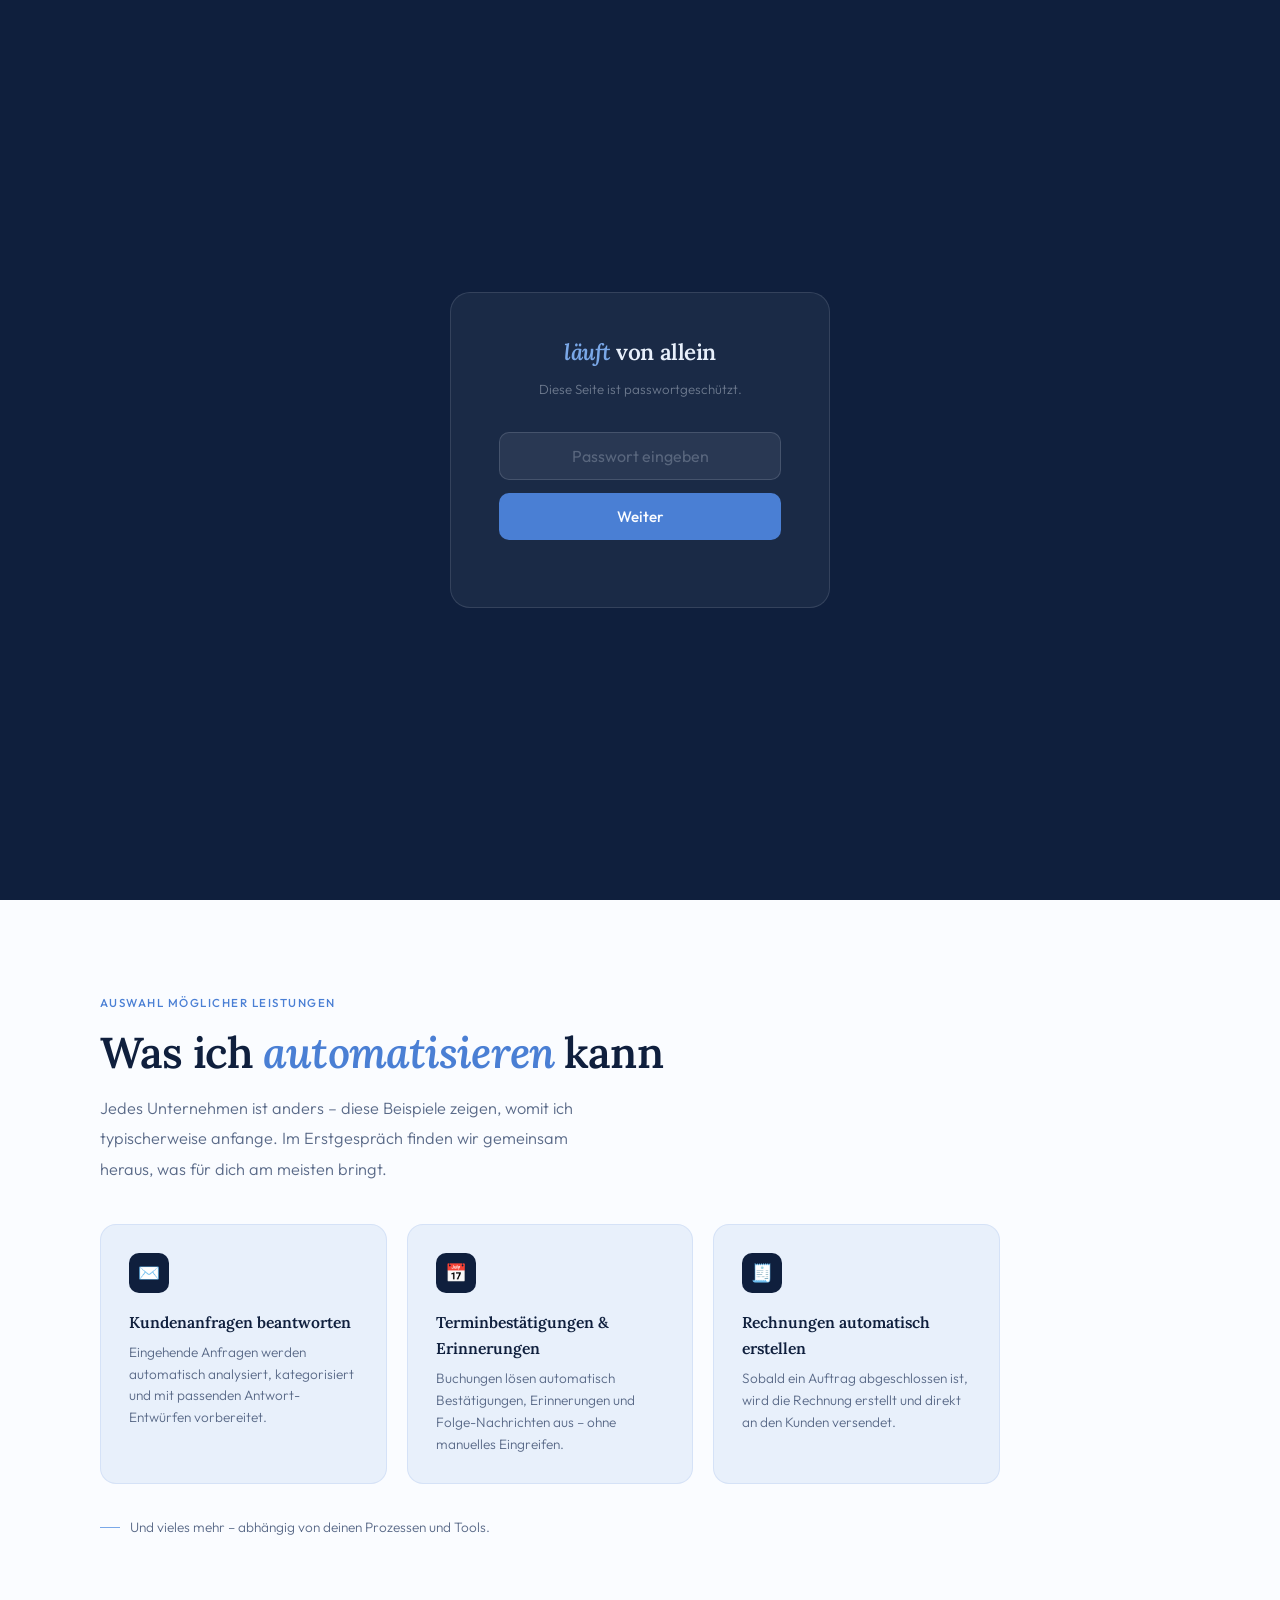
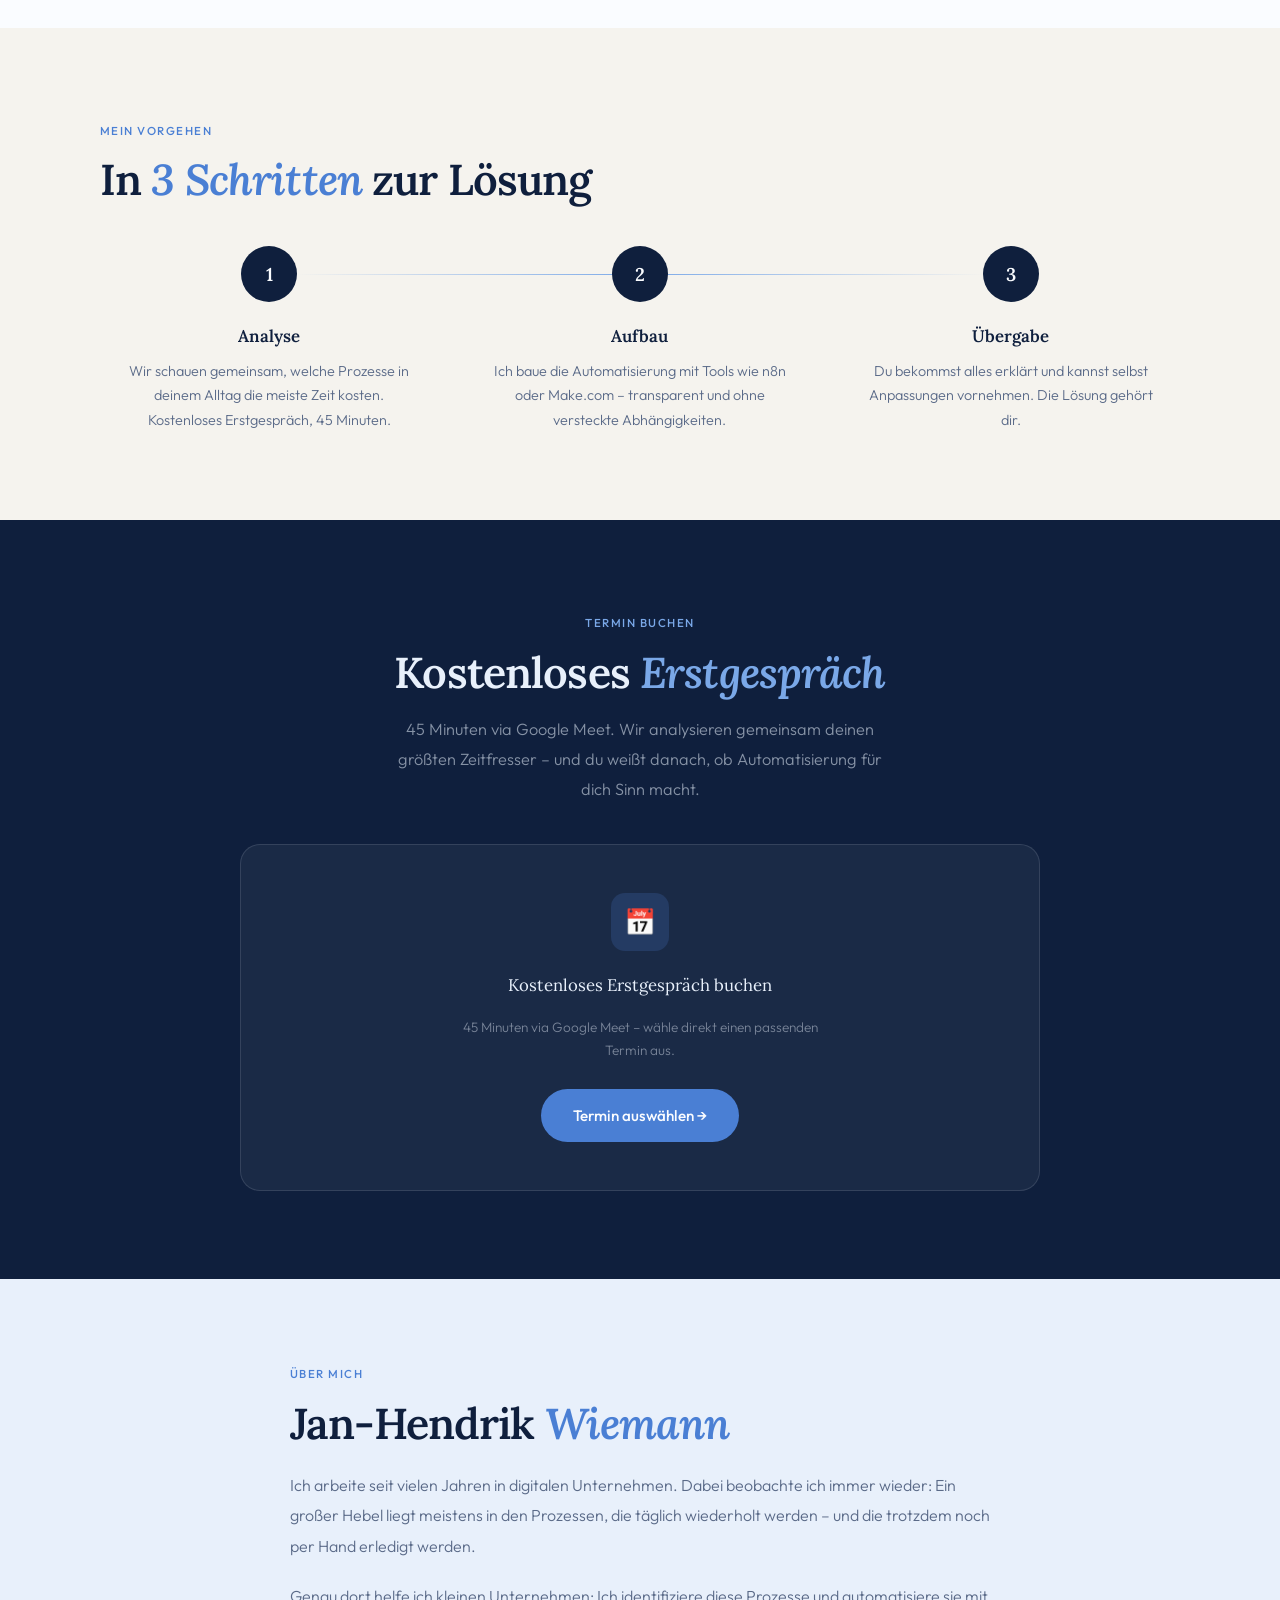
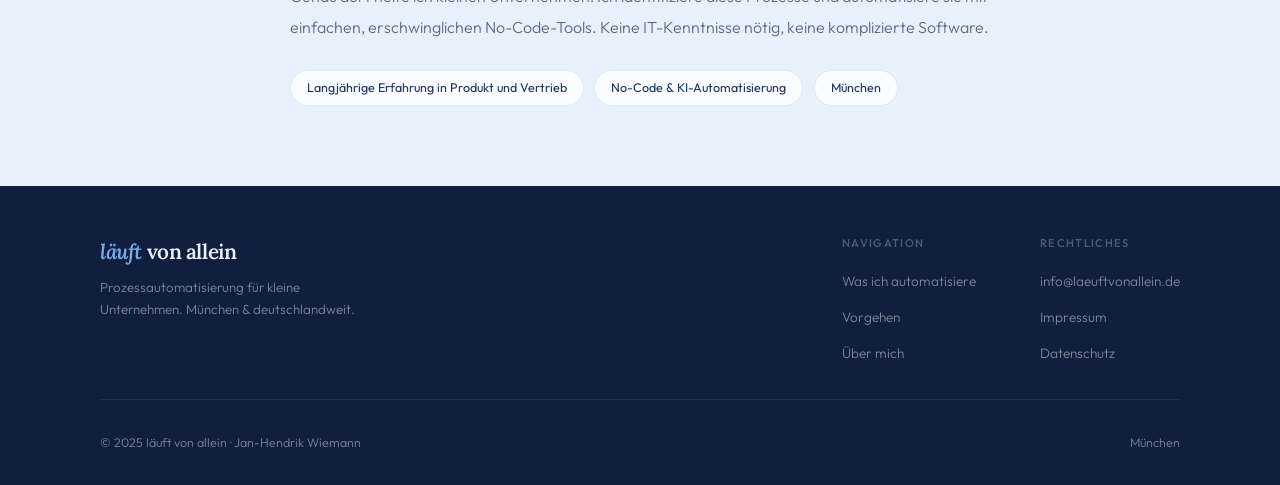
<file: laeuftvonallein_website.html>
<!DOCTYPE html>
<html lang="de">
<head>
<meta charset="UTF-8">
<meta name="viewport" content="width=device-width, initial-scale=1.0">
<title>läuft von allein – Prozessautomatisierung für kleine Unternehmen</title>
<meta name="description" content="Wiederkehrende Prozesse automatisieren mit einfachen No-Code-Tools. Kein IT-Wissen nötig. Für kleine Unternehmen in München und deutschlandweit.">
<link rel="preconnect" href="https://fonts.googleapis.com">
<link rel="preconnect" href="https://fonts.gstatic.com" crossorigin>
<link href="https://fonts.googleapis.com/css2?family=Lora:ital,wght@0,400;0,600;1,400&family=Outfit:wght@300;400;500&display=swap" rel="stylesheet">
<style>
  :root {
    --ink:       #0f1f3d;
    --ink-mid:   #1a3460;
    --ink-light: #2a5298;
    --sky:       #4a7fd4;
    --sky-light: #7aa8e8;
    --mist:      #e8f0fb;
    --sand:      #f5f3ee;
    --white:     #fafcff;
    --text:      #0f1f3d;
    --text-muted:#5a6a88;
  }
  *, *::before, *::after { box-sizing: border-box; margin: 0; padding: 0; }
  html { scroll-behavior: smooth; }
  body { font-family: 'Outfit', sans-serif; background: var(--white); color: var(--text); line-height: 1.7; overflow-x: hidden; }

  /* NAV */
  nav {
    position: fixed; top: 0; left: 0; right: 0; z-index: 100;
    display: flex; align-items: center; justify-content: space-between;
    padding: 1.1rem 2.5rem;
    background: rgba(250,252,255,0.93); backdrop-filter: blur(14px);
    border-bottom: 1px solid rgba(74,127,212,0.1);
    transition: box-shadow 0.3s;
  }
  nav.scrolled { box-shadow: 0 2px 20px rgba(15,31,61,0.08); }
  .nav-logo { font-family: 'Lora', serif; font-size: 1.3rem; font-weight: 600; color: var(--ink); text-decoration: none; letter-spacing: -0.02em; }
  .nav-logo em { font-style: italic; color: var(--sky); }
  .nav-links { display: flex; align-items: center; gap: 2.25rem; list-style: none; }
  .nav-links a { font-size: 0.88rem; font-weight: 400; color: var(--text-muted); text-decoration: none; transition: color 0.2s; }
  .nav-links a:hover { color: var(--ink); }
  .nav-cta { background: var(--ink) !important; color: var(--white) !important; padding: 0.55rem 1.35rem; border-radius: 100px; font-weight: 500 !important; transition: background 0.2s, transform 0.2s !important; }
  .nav-cta:hover { background: var(--ink-mid) !important; transform: translateY(-1px); }
  .nav-hamburger { display: none; flex-direction: column; gap: 5px; cursor: pointer; background: none; border: none; padding: 4px; }
  .nav-hamburger span { display: block; width: 22px; height: 2px; background: var(--ink); border-radius: 2px; transition: all 0.3s; }

  /* BUTTONS */
  .btn-primary { display: inline-block; background: var(--sky); color: var(--white); padding: 0.85rem 2rem; border-radius: 100px; font-size: 0.95rem; font-weight: 500; text-decoration: none; transition: background 0.2s, transform 0.2s, box-shadow 0.2s; border: none; cursor: pointer; }
  .btn-primary:hover { background: var(--ink-light); transform: translateY(-2px); box-shadow: 0 8px 24px rgba(74,127,212,0.3); }
  .btn-ghost { display: inline-block; background: transparent; color: var(--white); padding: 0.85rem 2rem; border-radius: 100px; font-size: 0.95rem; font-weight: 400; text-decoration: none; border: 1px solid rgba(255,255,255,0.28); transition: border-color 0.2s, background 0.2s; }
  .btn-ghost:hover { border-color: rgba(255,255,255,0.55); background: rgba(255,255,255,0.07); }

  /* UTILS */
  .container { max-width: 1080px; margin: 0 auto; }
  .section-label { display: inline-block; font-size: 0.72rem; font-weight: 500; letter-spacing: 0.13em; text-transform: uppercase; color: var(--sky); margin-bottom: 0.9rem; }
  h2 { font-family: 'Lora', serif; font-size: clamp(1.9rem, 4vw, 2.7rem); font-weight: 600; color: var(--ink); line-height: 1.2; letter-spacing: -0.02em; margin-bottom: 0.9rem; }
  h2 em { font-style: italic; color: var(--sky); }
  .lead { font-size: 1.02rem; color: var(--text-muted); font-weight: 300; max-width: 500px; line-height: 1.85; margin-bottom: 2.5rem; }

  /* PAGE ROUTING */
  .page { display: none; }
  .page.active { display: block; }

  /* HERO */
  #hero-auto {
    min-height: 100vh; background: var(--ink);
    display: grid; grid-template-columns: 1fr 1fr;
    padding-top: 5rem; position: relative; overflow: hidden;
  }
  .hero-dot-bg { position: absolute; inset: 0; background-image: radial-gradient(circle at 1px 1px, rgba(255,255,255,0.055) 1px, transparent 0); background-size: 32px 32px; }
  #hero-auto::after { content: ''; position: absolute; right: -100px; top: -100px; width: 560px; height: 560px; border-radius: 50%; background: radial-gradient(circle, rgba(74,127,212,0.2) 0%, transparent 70%); pointer-events: none; }
  .hero-left { display: flex; flex-direction: column; justify-content: center; padding: 6rem 4rem 6rem 6rem; position: relative; z-index: 2; }
  .hero-chip { display: inline-flex; align-items: center; gap: 0.5rem; background: rgba(74,127,212,0.15); border: 1px solid rgba(74,127,212,0.3); color: var(--sky-light); font-size: 0.72rem; font-weight: 500; letter-spacing: 0.1em; text-transform: uppercase; padding: 0.4rem 1rem; border-radius: 100px; margin-bottom: 2rem; width: fit-content; }
  .hero-chip::before { content: ''; width: 6px; height: 6px; background: var(--sky); border-radius: 50%; }
  h1 { font-family: 'Lora', serif; font-size: clamp(2.6rem, 4.5vw, 3.7rem); font-weight: 600; color: #e8f0fb; line-height: 1.15; letter-spacing: -0.025em; margin-bottom: 1.4rem; }
  h1 em { font-style: italic; color: var(--sky-light); }
  .hero-sub { font-size: 1.05rem; color: rgba(232,240,251,0.58); font-weight: 300; max-width: 400px; margin-bottom: 2.25rem; line-height: 1.8; }
  .hero-btns { display: flex; gap: 1rem; flex-wrap: wrap; }
  .hero-right { display: flex; align-items: center; justify-content: center; padding: 4rem; position: relative; z-index: 2; }
  .hero-cards { display: flex; flex-direction: column; gap: 1rem; width: 100%; max-width: 400px; }
  .hero-card { background: rgba(232,240,251,0.05); border: 1px solid rgba(232,240,251,0.1); border-radius: 14px; padding: 1.4rem 1.6rem; transition: transform 0.3s, background 0.3s; }
  .hero-card:hover { background: rgba(232,240,251,0.09); transform: translateX(-4px); }
  .hero-card-num { font-size: 0.7rem; font-weight: 500; letter-spacing: 0.1em; color: var(--sky); margin-bottom: 0.5rem; }
  .hero-card h3 { font-family: 'Lora', serif; font-size: 0.98rem; color: #e8f0fb; margin-bottom: 0.3rem; font-weight: 400; }
  .hero-card p { font-size: 0.82rem; color: rgba(232,240,251,0.45); font-weight: 300; }

  /* WAS ICH AUTOMATISIERE */
  #was-ich { background: var(--white); padding: 5.5rem 2rem; }
  .was-grid { display: grid; grid-template-columns: repeat(3, 1fr); gap: 1.25rem; margin-top: 2.5rem; max-width: 900px; }
  .was-card { background: var(--mist); border: 1px solid rgba(74,127,212,0.12); border-radius: 16px; padding: 1.75rem; transition: transform 0.25s, box-shadow 0.25s; }
  .was-card:hover { transform: translateY(-4px); box-shadow: 0 12px 32px rgba(74,127,212,0.12); }
  .was-card-icon { width: 40px; height: 40px; background: var(--ink); border-radius: 10px; display: flex; align-items: center; justify-content: center; font-size: 1.1rem; margin-bottom: 1rem; }
  .was-card h4 { font-family: 'Lora', serif; font-size: 0.98rem; color: var(--ink); font-weight: 600; margin-bottom: 0.4rem; }
  .was-card p { font-size: 0.85rem; color: var(--text-muted); font-weight: 300; line-height: 1.6; }
  .was-more { margin-top: 2rem; font-size: 0.85rem; color: var(--text-muted); font-weight: 300; display: flex; align-items: center; gap: 0.6rem; }
  .was-more::before { content: ''; display: inline-block; width: 20px; height: 1px; background: var(--sky-light); }

  /* 3 SCHRITTE */
  #wie { background: var(--sand); padding: 5.5rem 2rem; }
  .schritte { display: grid; grid-template-columns: repeat(3, 1fr); gap: 2rem; margin-top: 2.5rem; position: relative; }
  .schritte::before { content: ''; position: absolute; top: 28px; left: calc(16.66% + 1rem); right: calc(16.66% + 1rem); height: 1px; background: linear-gradient(90deg, transparent, var(--sky-light), transparent); pointer-events: none; }
  .schritt { text-align: center; padding: 0 1rem; }
  .schritt-num { width: 56px; height: 56px; background: var(--ink); color: var(--white); border-radius: 50%; display: flex; align-items: center; justify-content: center; font-family: 'Lora', serif; font-size: 1.15rem; font-weight: 600; margin: 0 auto 1.25rem; position: relative; z-index: 1; }
  .schritt h4 { font-family: 'Lora', serif; font-size: 1.05rem; color: var(--ink); font-weight: 600; margin-bottom: 0.5rem; }
  .schritt p { font-size: 0.9rem; color: var(--text-muted); font-weight: 300; line-height: 1.7; }

  /* BOOKING */
  .booking-section { background: var(--ink); padding: 5.5rem 2rem; }
  .booking-inner { max-width: 800px; margin: 0 auto; text-align: center; }
  .booking-inner .section-label { color: var(--sky-light); }
  .booking-inner h2 { color: #e8f0fb; }
  .booking-inner h2 em { color: var(--sky-light); }
  .booking-inner .lead { color: rgba(232,240,251,0.55); margin: 0 auto 2.5rem; }
  .booking-box { background: rgba(232,240,251,0.05); border: 1px solid rgba(232,240,251,0.12); border-radius: 20px; min-height: 260px; display: flex; align-items: center; justify-content: center; flex-direction: column; gap: 0.75rem; padding: 3rem; }
  .booking-box-icon { width: 58px; height: 58px; background: rgba(74,127,212,0.2); border-radius: 14px; display: flex; align-items: center; justify-content: center; font-size: 1.6rem; margin-bottom: 0.5rem; }
  .booking-box strong { display: block; font-family: 'Lora', serif; font-size: 1.05rem; color: #e8f0fb; font-weight: 400; margin-bottom: 0.3rem; }
  .booking-box p { font-size: 0.85rem; color: rgba(232,240,251,0.45); max-width: 380px; line-height: 1.65; font-weight: 300; }

  /* ÜBER MICH */
  .ueber-section { background: var(--mist); padding: 5rem 2rem; }
  .ueber-inner { max-width: 700px; margin: 0 auto; }
  .ueber-inner h2 { margin-bottom: 1.25rem; }
  .ueber-inner p { font-size: 1rem; color: var(--text-muted); font-weight: 300; line-height: 1.9; margin-bottom: 1.25rem; }
  .trust-badges { display: flex; flex-wrap: wrap; gap: 0.65rem; margin-top: 1.75rem; }
  .trust-badge { background: var(--white); border: 1px solid rgba(74,127,212,0.15); border-radius: 100px; padding: 0.4rem 1rem; font-size: 0.78rem; font-weight: 400; color: var(--ink-mid); }

  /* LEGAL PAGES */
  .legal-page { background: var(--white); padding: 8rem 2rem 5rem; min-height: 100vh; }
  .legal-inner { max-width: 700px; margin: 0 auto; }
  .legal-inner h2 { margin-bottom: 2rem; }
  .legal-inner h3 { font-family: 'Lora', serif; font-size: 1.1rem; font-weight: 600; color: var(--ink); margin: 2rem 0 0.5rem; }
  .legal-inner p { font-size: 0.95rem; color: var(--text-muted); font-weight: 300; line-height: 1.85; margin-bottom: 0.75rem; }
  .legal-inner a { color: var(--sky); text-decoration: none; }
  .legal-inner a:hover { text-decoration: underline; }
  .legal-back { display: inline-flex; align-items: center; gap: 0.5rem; font-size: 0.85rem; color: var(--text-muted); text-decoration: none; margin-bottom: 2.5rem; transition: color 0.2s; }
  .legal-back:hover { color: var(--ink); }

  /* FOOTER */
  footer { background: var(--ink); color: rgba(232,240,251,0.5); padding: 3rem 2rem 2rem; }
  .footer-inner { max-width: 1080px; margin: 0 auto; }
  .footer-top { display: flex; justify-content: space-between; align-items: flex-start; margin-bottom: 2rem; padding-bottom: 2rem; border-bottom: 1px solid rgba(232,240,251,0.07); }
  .footer-brand p { font-size: 0.83rem; font-weight: 300; max-width: 260px; margin-top: 0.5rem; line-height: 1.65; }
  .footer-links { display: flex; gap: 4rem; }
  .footer-links-col h4 { font-size: 0.7rem; font-weight: 500; letter-spacing: 0.12em; text-transform: uppercase; color: rgba(232,240,251,0.3); margin-bottom: 0.9rem; }
  .footer-links-col ul { list-style: none; display: flex; flex-direction: column; gap: 0.55rem; }
  .footer-links-col a { font-size: 0.85rem; font-weight: 300; color: rgba(232,240,251,0.5); text-decoration: none; transition: color 0.2s; }
  .footer-links-col a:hover { color: #e8f0fb; }
  .footer-bottom { display: flex; justify-content: space-between; align-items: center; font-size: 0.78rem; font-weight: 300; }
  footer .nav-logo { color: #e8f0fb; }
  footer .nav-logo em { color: var(--sky-light); }

  /* MOBILE */
  @media (max-width: 768px) {
    nav { padding: 1rem 1.5rem; }
    .nav-links { display: none; flex-direction: column; position: absolute; top: 100%; left: 0; right: 0; background: var(--white); padding: 1.5rem; gap: 1.25rem; border-bottom: 1px solid rgba(74,127,212,0.1); box-shadow: 0 8px 24px rgba(15,31,61,0.08); }
    .nav-links.open { display: flex; }
    .nav-hamburger { display: flex; }
    #hero-auto { grid-template-columns: 1fr; }
    .hero-left { padding: 2.5rem 1.5rem 3rem; }
    .hero-right { display: none; }
    .was-grid { grid-template-columns: 1fr; }
    .schritte { grid-template-columns: 1fr; }
    .schritte::before { display: none; }
    .footer-top { flex-direction: column; gap: 2rem; }
    .footer-links { gap: 2rem; }
    .footer-bottom { flex-direction: column; gap: 0.5rem; text-align: center; }
  }

  /* ANIMATIONS */
  @keyframes fadeUp { from { opacity: 0; transform: translateY(20px); } to { opacity: 1; transform: translateY(0); } }
  .fade-up { opacity: 0; animation: fadeUp 0.65s ease forwards; }
  .fade-up:nth-child(1) { animation-delay: 0.1s; }
  .fade-up:nth-child(2) { animation-delay: 0.22s; }
  .fade-up:nth-child(3) { animation-delay: 0.34s; }
  .fade-up:nth-child(4) { animation-delay: 0.46s; }

  /* PASSWORD OVERLAY */
  #pw-overlay { position: fixed; inset: 0; z-index: 9999; background: var(--ink); display: flex; align-items: center; justify-content: center; flex-direction: column; }
  #pw-overlay.hidden { display: none; }
  .pw-box { background: rgba(232,240,251,0.05); border: 1px solid rgba(232,240,251,0.12); border-radius: 20px; padding: 2.5rem 3rem; width: 100%; max-width: 380px; text-align: center; }
  .pw-logo { font-family: 'Lora', serif; font-size: 1.4rem; font-weight: 600; color: #e8f0fb; letter-spacing: -0.02em; margin-bottom: 0.4rem; }
  .pw-logo em { font-style: italic; color: var(--sky-light); }
  .pw-sub { font-size: 0.83rem; color: rgba(232,240,251,0.4); font-weight: 300; margin-bottom: 2rem; }
  .pw-input { width: 100%; padding: 0.8rem 1.1rem; background: rgba(232,240,251,0.07); border: 1px solid rgba(232,240,251,0.15); border-radius: 10px; color: #e8f0fb; font-size: 1rem; font-family: 'Outfit', sans-serif; outline: none; margin-bottom: 0.85rem; transition: border-color 0.2s; text-align: center; letter-spacing: 0.08em; }
  .pw-input::placeholder { color: rgba(232,240,251,0.25); letter-spacing: 0; }
  .pw-input:focus { border-color: var(--sky); }
  .pw-btn { width: 100%; padding: 0.85rem; background: var(--sky); color: var(--white); border: none; border-radius: 10px; font-family: 'Outfit', sans-serif; font-size: 0.95rem; font-weight: 500; cursor: pointer; transition: background 0.2s; }
  .pw-btn:hover { background: var(--ink-light); }
  .pw-error { font-size: 0.8rem; color: #e07070; margin-top: 0.75rem; min-height: 1.2em; font-weight: 300; }
  @keyframes shake { 0%,100%{transform:translateX(0)} 20%,60%{transform:translateX(-6px)} 40%,80%{transform:translateX(6px)} }
  .pw-input.shake { animation: shake 0.4s ease; }
</style>
</head>
<body>

<!-- PASSWORD OVERLAY -->
<div id="pw-overlay">
  <div class="pw-box">
    <div class="pw-logo"><em>läuft</em> von allein</div>
    <p class="pw-sub">Diese Seite ist passwortgeschützt.</p>
    <input type="password" id="pw-input" class="pw-input" placeholder="Passwort eingeben" onkeydown="if(event.key==='Enter') checkPw()">
    <button class="pw-btn" onclick="checkPw()">Weiter</button>
    <p class="pw-error" id="pw-error"></p>
  </div>
</div>

<!-- NAV -->
<nav id="nav">
  <a href="#" class="nav-logo" onclick="showPage('main')"><em>läuft</em> von allein</a>
  <ul class="nav-links" id="nav-links">
    <li><a href="#" onclick="showPage('main'); setTimeout(()=>scrollToSection('was-ich'),100)">Was ich automatisiere</a></li>
    <li><a href="#" onclick="showPage('main'); setTimeout(()=>scrollToSection('wie'),100)">Vorgehen</a></li>
    <li><a href="#" onclick="showPage('main'); setTimeout(()=>scrollToSection('ueber'),100)">Über mich</a></li>
    <li><a href="https://calendar.app.google/vXAGb7DQjwTJtg9t6" target="_blank" rel="noopener" class="nav-cta">Termin buchen</a></li>
  </ul>
  <button class="nav-hamburger" id="hamburger" onclick="toggleMenu()" aria-label="Menü">
    <span></span><span></span><span></span>
  </button>
</nav>

<!-- MAIN PAGE -->
<div id="page-main" class="page active">

  <!-- HERO -->
  <section id="hero-auto">
    <div class="hero-dot-bg"></div>
    <div class="hero-left">
      <div class="hero-chip fade-up">Prozessautomatisierung · München</div>
      <h1 class="fade-up">Weniger <em>Reibung.</em><br>Mehr Zeit für das,<br>was zählt.</h1>
      <p class="hero-sub fade-up">Ich automatisiere wiederkehrende Prozesse in kleinen Unternehmen – mit einfachen No-Code-Tools, ohne IT-Abteilung.</p>
      <div class="hero-btns fade-up">
        <a href="#" class="btn-primary" onclick="scrollToSection('booking')">Kostenloses Erstgespräch buchen</a>
        <a href="#" class="btn-ghost" onclick="scrollToSection('wie')">So funktioniert es</a>
      </div>
    </div>
    <div class="hero-right">
      <div class="hero-cards">
        <div class="hero-card fade-up">
          <div class="hero-card-num">Beispiel 01</div>
          <h3>Kundenanfragen automatisch beantworten</h3>
          <p>Anfragen werden analysiert, kategorisiert und mit passenden Antworten vorbereitet.</p>
        </div>
        <div class="hero-card fade-up">
          <div class="hero-card-num">Beispiel 02</div>
          <h3>Termine & Bestätigungen</h3>
          <p>Buchungen, Erinnerungen und Folge-E-Mails laufen ohne manuellen Aufwand.</p>
        </div>
        <div class="hero-card fade-up">
          <div class="hero-card-num">Beispiel 03</div>
          <h3>Rechnungen & Dokumente</h3>
          <p>Automatisch erstellt und versendet – sobald ein Auftrag abgeschlossen wird.</p>
        </div>
      </div>
    </div>
  </section>

  <!-- WAS ICH AUTOMATISIERE -->
  <section id="was-ich">
    <div class="container">
      <span class="section-label">Auswahl möglicher Leistungen</span>
      <h2>Was ich <em>automatisieren</em> kann</h2>
      <p class="lead">Jedes Unternehmen ist anders – diese Beispiele zeigen, womit ich typischerweise anfange. Im Erstgespräch finden wir gemeinsam heraus, was für dich am meisten bringt.</p>
      <div class="was-grid">
        <div class="was-card">
          <div class="was-card-icon">✉️</div>
          <h4>Kundenanfragen beantworten</h4>
          <p>Eingehende Anfragen werden automatisch analysiert, kategorisiert und mit passenden Antwort-Entwürfen vorbereitet.</p>
        </div>
        <div class="was-card">
          <div class="was-card-icon">📅</div>
          <h4>Terminbestätigungen & Erinnerungen</h4>
          <p>Buchungen lösen automatisch Bestätigungen, Erinnerungen und Folge-Nachrichten aus – ohne manuelles Eingreifen.</p>
        </div>
        <div class="was-card">
          <div class="was-card-icon">🧾</div>
          <h4>Rechnungen automatisch erstellen</h4>
          <p>Sobald ein Auftrag abgeschlossen ist, wird die Rechnung erstellt und direkt an den Kunden versendet.</p>
        </div>
      </div>
      <p class="was-more">Und vieles mehr – abhängig von deinen Prozessen und Tools.</p>
    </div>
  </section>

  <!-- 3 SCHRITTE -->
  <section id="wie">
    <div class="container">
      <span class="section-label">Mein Vorgehen</span>
      <h2>In <em>3 Schritten</em> zur Lösung</h2>
      <div class="schritte">
        <div class="schritt">
          <div class="schritt-num">1</div>
          <h4>Analyse</h4>
          <p>Wir schauen gemeinsam, welche Prozesse in deinem Alltag die meiste Zeit kosten. Kostenloses Erstgespräch, 45 Minuten.</p>
        </div>
        <div class="schritt">
          <div class="schritt-num">2</div>
          <h4>Aufbau</h4>
          <p>Ich baue die Automatisierung mit Tools wie n8n oder Make.com – transparent und ohne versteckte Abhängigkeiten.</p>
        </div>
        <div class="schritt">
          <div class="schritt-num">3</div>
          <h4>Übergabe</h4>
          <p>Du bekommst alles erklärt und kannst selbst Anpassungen vornehmen. Die Lösung gehört dir.</p>
        </div>
      </div>
    </div>
  </section>

  <!-- BOOKING -->
  <section class="booking-section" id="booking">
    <div class="booking-inner">
      <span class="section-label">Termin buchen</span>
      <h2>Kostenloses <em>Erstgespräch</em></h2>
      <p class="lead">45 Minuten via Google Meet. Wir analysieren gemeinsam deinen größten Zeitfresser – und du weißt danach, ob Automatisierung für dich Sinn macht.</p>
      <div class="booking-box">
        <div class="booking-box-icon">📅</div>
        <strong>Kostenloses Erstgespräch buchen</strong>
        <p>45 Minuten via Google Meet – wähle direkt einen passenden Termin aus.</p>
        <a href="https://calendar.app.google/vXAGb7DQjwTJtg9t6" target="_blank" rel="noopener" class="btn-primary" style="margin-top:1rem;">Termin auswählen →</a>
      </div>
    </div>
  </section>

  <!-- ÜBER MICH -->
  <section class="ueber-section" id="ueber">
    <div class="container">
      <div class="ueber-inner">
        <span class="section-label">Über mich</span>
        <h2>Jan-Hendrik <em>Wiemann</em></h2>
        <p>Ich arbeite seit vielen Jahren in digitalen Unternehmen. Dabei beobachte ich immer wieder: Ein großer Hebel liegt meistens in den Prozessen, die täglich wiederholt werden – und die trotzdem noch per Hand erledigt werden.</p>
        <p>Genau dort helfe ich kleinen Unternehmen: Ich identifiziere diese Prozesse und automatisiere sie mit einfachen, erschwinglichen No-Code-Tools. Keine IT-Kenntnisse nötig, keine komplizierte Software.</p>
        <div class="trust-badges">
          <span class="trust-badge">Langjährige Erfahrung in Produkt und Vertrieb</span>
          <span class="trust-badge">No-Code &amp; KI-Automatisierung</span>
          <span class="trust-badge">München</span>
        </div>
      </div>
    </div>
  </section>

</div>
<!-- END MAIN -->

<!-- IMPRESSUM -->
<div id="page-impressum" class="page">
  <div class="legal-page">
    <div class="legal-inner">
      <a href="#" class="legal-back" onclick="showPage('main')">← Zurück</a>
      <span class="section-label">Rechtliches</span>
      <h2>Impressum</h2>
      <h3>Anbieterkennzeichnung gemäß § 5 DDG</h3>
      <p>Jan-Hendrik Wiemann<br>läuft von allein<br>Welfenstr. 16a<br>81541 München</p>
      <h3>Kontakt</h3>
      <p>E-Mail: <a href="mailto:info@laeuftvonallein.de">info@laeuftvonallein.de</a></p>
      <h3>Wirtschafts-Identifikationsnummer</h3>
      <p>W-IdNr.: [hier eintragen – abrufbar über dein ELSTER-Konto]</p>
      <h3>Hinweis zur Umsatzsteuer</h3>
      <p>Als Freiberufler gemäß § 19 UStG (Kleinunternehmerregelung) wird keine Umsatzsteuer berechnet und ausgewiesen.</p>
      <h3>Inhaltlich Verantwortlicher</h3>
      <p>Jan-Hendrik Wiemann, Welfenstr. 16a, 81541 München</p>
      <h3>Haftungsausschluss</h3>
      <p>Die Inhalte dieser Website wurden mit größtmöglicher Sorgfalt erstellt. Für die Richtigkeit, Vollständigkeit und Aktualität der Inhalte kann keine Gewähr übernommen werden.</p>
      <p>Als Diensteanbieter bin ich gemäß § 7 Abs. 1 DDG für eigene Inhalte auf diesen Seiten nach den allgemeinen Gesetzen verantwortlich. Nach §§ 8 bis 10 DDG bin ich jedoch nicht verpflichtet, übermittelte oder gespeicherte fremde Informationen zu überwachen.</p>
    </div>
  </div>
</div>

<!-- DATENSCHUTZ -->
<div id="page-datenschutz" class="page">
  <div class="legal-page">
    <div class="legal-inner">
      <a href="#" class="legal-back" onclick="showPage('main')">← Zurück</a>
      <span class="section-label">Rechtliches</span>
      <h2>Datenschutzerklärung</h2>
      <h3>1. Verantwortlicher (Art. 13 Abs. 1 lit. a DSGVO)</h3>
      <p>Jan-Hendrik Wiemann<br>läuft von allein<br>Welfenstr. 16a<br>81541 München<br>E-Mail: <a href="mailto:info@laeuftvonallein.de">info@laeuftvonallein.de</a></p>
      <h3>2. Allgemeines zur Datenverarbeitung</h3>
      <p>Personenbezogene Daten werden auf dieser Website nur verarbeitet, soweit dies zur Bereitstellung einer funktionsfähigen Website sowie der angebotenen Inhalte und Leistungen erforderlich ist oder Sie ausdrücklich eingewilligt haben. Rechtsgrundlage ist Art. 6 Abs. 1 lit. b und f DSGVO.</p>
      <h3>3. Server-Logfiles</h3>
      <p>Beim Abruf dieser Website werden durch den Hosting-Anbieter automatisch Informationen in Server-Logfiles erfasst: IP-Adresse, Datum und Uhrzeit, aufgerufene Seite, verwendeter Browser und Betriebssystem. Diese Daten sind nicht einer bestimmten Person zuzuordnen und werden nicht mit anderen Datenquellen zusammengeführt. Rechtsgrundlage ist Art. 6 Abs. 1 lit. f DSGVO (berechtigtes Interesse am technischen Betrieb). Speicherdauer: bis zu 7 Tage, danach automatische Löschung.</p>
      <h3>4. Google Fonts</h3>
      <p>Diese Website bindet Schriftarten über Google Fonts (Google LLC, 1600 Amphitheatre Parkway, Mountain View, CA 94043, USA) ein. Beim Laden der Seite wird eine Verbindung zu Google-Servern hergestellt, dabei kann Ihre IP-Adresse übertragen werden. Rechtsgrundlage ist Art. 6 Abs. 1 lit. f DSGVO. Weitere Informationen: <a href="https://policies.google.com/privacy" target="_blank" rel="noopener">policies.google.com/privacy</a>.</p>
      <h3>5. Kontaktaufnahme per E-Mail</h3>
      <p>Wenn Sie uns per E-Mail kontaktieren, werden Ihre Angaben (Name, E-Mail-Adresse, Nachrichteninhalt) zur Bearbeitung der Anfrage und für etwaige Rückfragen gespeichert. Rechtsgrundlage ist Art. 6 Abs. 1 lit. b DSGVO (Vertragsanbahnung) bzw. lit. f DSGVO (berechtigtes Interesse). Eine Weitergabe ohne Einwilligung findet nicht statt. Speicherdauer: bis zum Abschluss der Anfrage, bei Vertragsanbahnung bis zu 3 Jahre nach Abschluss des Kontakts.</p>
      <h3>6. Google Calendar (Terminbuchung)</h3>
      <p>Für die Online-Terminbuchung wird Google Calendar (Google LLC, 1600 Amphitheatre Parkway, Mountain View, CA 94043, USA) genutzt. Bei der Buchung werden Name, E-Mail-Adresse und gewünschter Termin an Google übermittelt und dort verarbeitet. Rechtsgrundlage ist Art. 6 Abs. 1 lit. b DSGVO. Es kann zu einer Datenübertragung in die USA kommen; Google ist nach dem EU-US Data Privacy Framework zertifiziert und hat Standardvertragsklauseln gemäß Art. 46 Abs. 2 DSGVO abgeschlossen. Speicherdauer: bis zur Durchführung des Termins, danach nach gesetzlichen Aufbewahrungsfristen. Weitere Informationen: <a href="https://policies.google.com/privacy" target="_blank" rel="noopener">policies.google.com/privacy</a>.</p>
      <h3>7. Google Meet (Online-Erstgespräche)</h3>
      <p>Für die Durchführung von kostenlosen Erstgesprächen wird Google Meet (Google LLC, 1600 Amphitheatre Parkway, Mountain View, CA 94043, USA) verwendet. Dabei werden personenbezogene Daten der Gesprächsteilnehmer verarbeitet, insbesondere: Name, E-Mail-Adresse, IP-Adresse, Geräteinformationen sowie Audio- und Videodaten während des Gesprächs. Gesprächsaufzeichnungen finden nicht statt. Rechtsgrundlage ist Art. 6 Abs. 1 lit. b DSGVO (Durchführung vorvertraglicher Maßnahmen) sowie Art. 6 Abs. 1 lit. f DSGVO (berechtigtes Interesse an der effektiven Gesprächsdurchführung). Es kann zu einer Datenübertragung in die USA kommen; Google ist nach dem EU-US Data Privacy Framework zertifiziert und hat Standardvertragsklauseln gemäß Art. 46 Abs. 2 DSGVO abgeschlossen. Verbindungsdaten werden nach Beendigung des Gesprächs gelöscht. Weitere Informationen: <a href="https://policies.google.com/privacy" target="_blank" rel="noopener">policies.google.com/privacy</a>.</p>
      <h3>8. Ihre Rechte (Art. 15–21 DSGVO)</h3>
      <p>Sie haben das Recht auf Auskunft (Art. 15), Berichtigung (Art. 16), Löschung (Art. 17), Einschränkung der Verarbeitung (Art. 18), Datenübertragbarkeit (Art. 20) sowie Widerspruch gegen die Verarbeitung (Art. 21 DSGVO). Wenden Sie sich hierfür an: <a href="mailto:info@laeuftvonallein.de">info@laeuftvonallein.de</a>.</p>
      <h3>9. Beschwerderecht</h3>
      <p>Sie haben das Recht, sich bei einer Datenschutzaufsichtsbehörde zu beschweren (Art. 77 DSGVO). Die zuständige Aufsichtsbehörde in Bayern ist das Bayerische Landesamt für Datenschutzaufsicht (BayLDA), Promenade 18, 91522 Ansbach, <a href="https://www.lda.bayern.de" target="_blank" rel="noopener">www.lda.bayern.de</a>.</p>
    </div>
  </div>
</div>

<!-- FOOTER -->
<footer>
  <div class="footer-inner">
    <div class="footer-top">
      <div class="footer-brand">
        <a href="#" class="nav-logo" onclick="showPage('main')"><em>läuft</em> von allein</a>
        <p>Prozessautomatisierung für kleine Unternehmen. München &amp; deutschlandweit.</p>
      </div>
      <div class="footer-links">
        <div class="footer-links-col">
          <h4>Navigation</h4>
          <ul>
            <li><a href="#" onclick="showPage('main'); setTimeout(()=>scrollToSection('was-ich'),100)">Was ich automatisiere</a></li>
            <li><a href="#" onclick="showPage('main'); setTimeout(()=>scrollToSection('wie'),100)">Vorgehen</a></li>
            <li><a href="#" onclick="showPage('main'); setTimeout(()=>scrollToSection('ueber'),100)">Über mich</a></li>
          </ul>
        </div>
        <div class="footer-links-col">
          <h4>Rechtliches</h4>
          <ul>
            <li><a href="mailto:info@laeuftvonallein.de">info@laeuftvonallein.de</a></li>
            <li><a href="#" onclick="showPage('impressum')">Impressum</a></li>
            <li><a href="#" onclick="showPage('datenschutz')">Datenschutz</a></li>
          </ul>
        </div>
      </div>
    </div>
    <div class="footer-bottom">
      <span>© 2025 läuft von allein · Jan-Hendrik Wiemann</span>
      <span>München</span>
    </div>
  </div>
</footer>

<script>
  // ── PASSWORT ── (hier ändern)
  const PASSWORT = 'laeuftvonallein2025';

  function checkPw() {
    const val = document.getElementById('pw-input').value;
    if (val === PASSWORT) {
      sessionStorage.setItem('lva_auth', '1');
      document.getElementById('pw-overlay').classList.add('hidden');
    } else {
      const inp = document.getElementById('pw-input');
      document.getElementById('pw-error').textContent = 'Falsches Passwort – bitte erneut versuchen.';
      inp.value = '';
      inp.classList.remove('shake');
      void inp.offsetWidth;
      inp.classList.add('shake');
      inp.focus();
    }
  }

  if (sessionStorage.getItem('lva_auth') === '1') {
    document.getElementById('pw-overlay').classList.add('hidden');
  }

  function showPage(id) {
    document.querySelectorAll('.page').forEach(p => p.classList.remove('active'));
    document.getElementById('page-' + id).classList.add('active');
    window.scrollTo({ top: 0, behavior: 'smooth' });
    document.getElementById('nav-links').classList.remove('open');
  }

  function scrollToSection(id) {
    const el = document.getElementById(id);
    if (el) el.scrollIntoView({ behavior: 'smooth', block: 'start' });
  }

  window.addEventListener('scroll', () => {
    document.getElementById('nav').classList.toggle('scrolled', window.scrollY > 20);
  });

  function toggleMenu() {
    document.getElementById('nav-links').classList.toggle('open');
  }

  // Only prevent default on internal # links, not external ones
  document.querySelectorAll('a[onclick]').forEach(a => {
    if (a.getAttribute('href') === '#') {
      a.addEventListener('click', e => e.preventDefault());
    }
  });
</script>
</body>
</html>
</file>
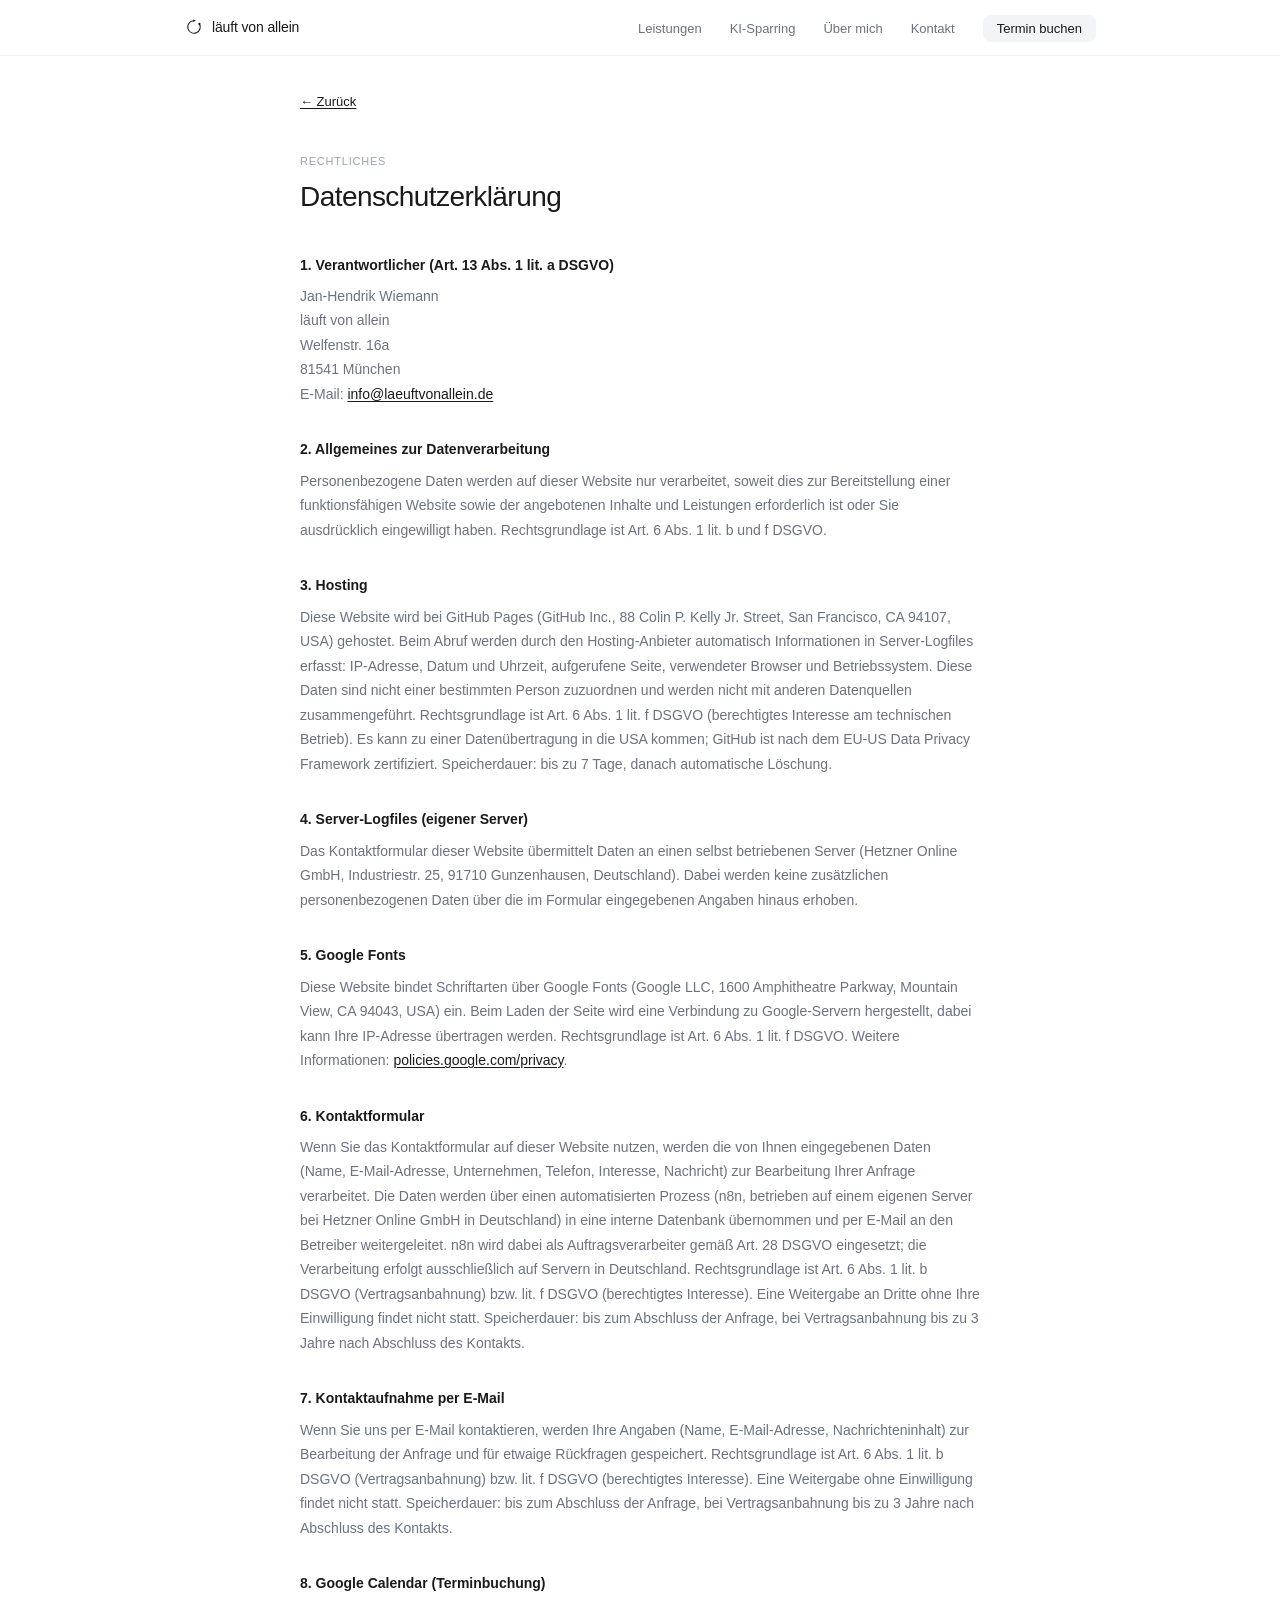
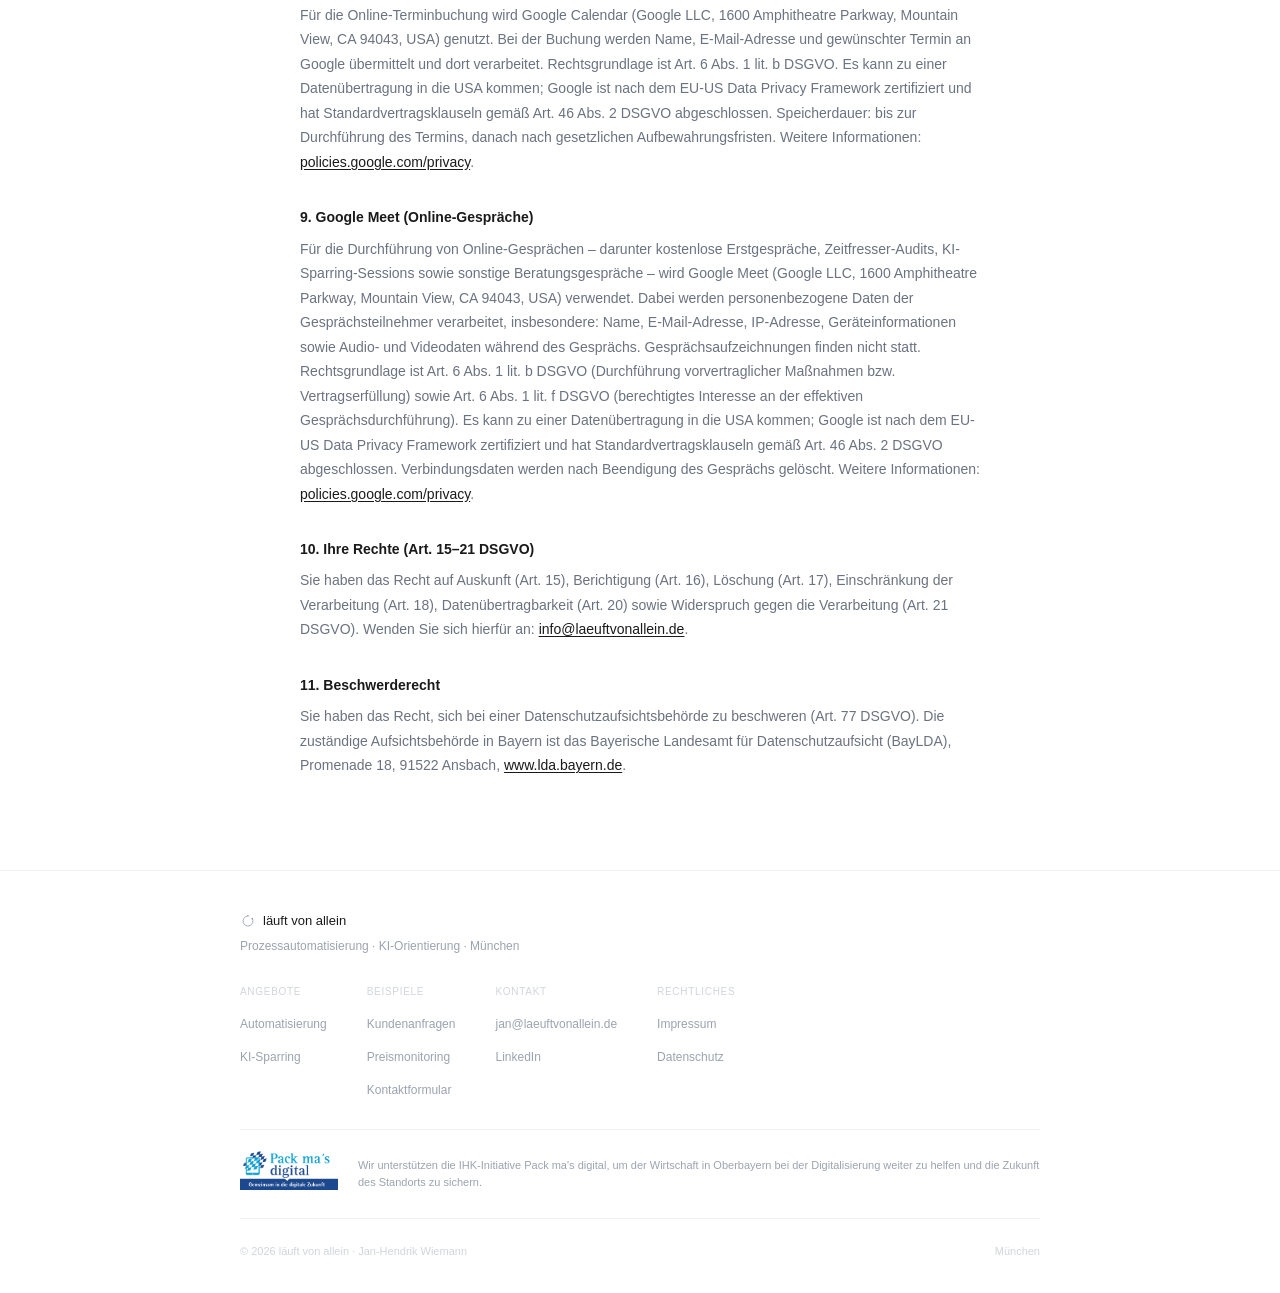
<file: datenschutz/datenschutz.html>
<!DOCTYPE html>
<html lang="de">
<head>
  <meta charset="UTF-8">
  <meta name="viewport" content="width=device-width, initial-scale=1.0">
  <title>Datenschutzerklärung – läuft von allein</title>
  <meta name="description" content="Datenschutzerklärung von läuft von allein – Jan-Hendrik Wiemann, München.">
  <meta name="robots" content="noindex, follow">
  <link rel="icon" type="image/png" href="/favicon-96x96.png" sizes="96x96" />
  <link rel="icon" type="image/svg+xml" href="/favicon.svg" />
  <link rel="shortcut icon" href="/favicon.ico" />
  <link rel="apple-touch-icon" sizes="180x180" href="/apple-touch-icon.png" />
  <link rel="manifest" href="/site.webmanifest" />
  <style>
    *, *::before, *::after { box-sizing: border-box; margin: 0; padding: 0; }
    html { scroll-behavior: smooth; }
    body {
      font-family: -apple-system, BlinkMacSystemFont, "Segoe UI", Helvetica, Arial, sans-serif;
      background: #fff;
      color: #1a1a1a;
      font-size: 16px;
      line-height: 1.6;
      -webkit-font-smoothing: antialiased;
    }

    /* ─── Nav ───────────────────────────────────────────────── */
    nav {
      position: fixed; top: 0; left: 0; right: 0; z-index: 100;
      background: rgba(255, 255, 255, 0.96);
      backdrop-filter: blur(8px);
      -webkit-backdrop-filter: blur(8px);
      border-bottom: 1px solid #f0f0f0;
      height: 56px;
      transition: border-color 0.2s;
    }
    .nav-inner {
      max-width: 960px; margin: 0 auto;
      display: flex; align-items: center; justify-content: space-between;
      height: 100%; padding: 0 1.5rem;
    }
    .nav-logo {
      display: flex; align-items: center; gap: 8px;
      text-decoration: none; color: #1a1a1a;
      font-size: 14px; font-weight: 500; letter-spacing: -0.01em;
    }
    .nav-links {
      display: flex; align-items: center;
      gap: 1.75rem; list-style: none;
    }
    .nav-links a {
      font-size: 13px; color: #6b7280;
      text-decoration: none; transition: color 0.15s;
    }
    .nav-links a:hover { color: #1a1a1a; }
    .nav-cta {
      font-size: 13px !important; font-weight: 500 !important;
      color: #1a1a1a !important; background: #f3f4f6;
      border-radius: 8px; padding: 6px 14px;
      transition: background 0.15s !important;
    }
    .nav-cta:hover { background: #e5e7eb !important; color: #1a1a1a !important; }
    .nav-hamburger {
      display: none; flex-direction: column; gap: 4px;
      background: none; border: none; cursor: pointer; padding: 4px;
    }
    .nav-hamburger span {
      display: block; width: 20px; height: 1.5px;
      background: #1a1a1a; border-radius: 2px; transition: all 0.2s;
    }

    /* ─── Legal content ─────────────────────────────────────── */
    .legal-page {
      padding: 5.5rem 1.5rem 5rem;
      min-height: 100vh;
    }
    .legal-inner {
      max-width: 680px;
      margin: 0 auto;
    }
    .legal-back {
      display: inline-flex; align-items: center; gap: 5px;
      font-size: 13px; color: #9ca3af;
      text-decoration: none; margin-bottom: 2.5rem;
      transition: color 0.15s;
    }
    .legal-back:hover { color: #1a1a1a; }
    .section-label {
      display: block;
      font-size: 11px; font-weight: 500;
      letter-spacing: 0.07em; text-transform: uppercase;
      color: #9ca3af; margin-bottom: 0.6rem;
    }
    .legal-inner h1 {
      font-size: clamp(22px, 3.5vw, 28px);
      font-weight: 500; letter-spacing: -0.02em;
      color: #1a1a1a; margin-bottom: 2.5rem; line-height: 1.2;
    }
    .legal-inner h3 {
      font-size: 14px; font-weight: 600;
      color: #1a1a1a; margin: 2rem 0 0.5rem;
    }
    .legal-inner p {
      font-size: 14px; color: #6b7280;
      line-height: 1.75; margin-bottom: 0.75rem;
    }
    .legal-inner a { color: #1a1a1a; text-decoration: underline; text-underline-offset: 2px; }
    .legal-inner a:hover { color: #374151; }

    /* ─── Footer ────────────────────────────────────────────── */
    footer {
      border-top: 1px solid #f0f0f0;
      padding: 2.5rem 1.5rem 2rem;
    }
    .footer-inner { max-width: 800px; margin: 0 auto; }
    .footer-top {
      display: flex; justify-content: space-between;
      align-items: flex-start; flex-wrap: wrap; gap: 1.75rem;
      padding-bottom: 1.75rem;
      border-bottom: 1px solid #f0f0f0;
    }
    .footer-brand { display: flex; flex-direction: column; gap: 5px; }
    .footer-logo {
      display: flex; align-items: center; gap: 7px;
      text-decoration: none; color: #1a1a1a;
      font-size: 13px; font-weight: 500;
    }
    .footer-brand-sub { font-size: 12px; color: #9ca3af; }
    .footer-nav { display: flex; gap: 2.5rem; flex-wrap: wrap; }
    .footer-nav-col h4 {
      font-size: 10px; font-weight: 500;
      letter-spacing: 0.07em; text-transform: uppercase;
      color: #d1d5db; margin-bottom: 0.65rem;
    }
    .footer-nav-col ul { list-style: none; display: flex; flex-direction: column; gap: 0.45rem; }
    .footer-nav-col a {
      font-size: 12px; color: #9ca3af;
      text-decoration: none; transition: color 0.15s;
    }
    .footer-nav-col a:hover { color: #1a1a1a; }
    .footer-bottom {
      display: flex; justify-content: space-between;
      flex-wrap: wrap; gap: 0.5rem;
      font-size: 11px; color: #d1d5db;
      padding-top: 1.5rem;
    }
    .footer-bottom a { color: #9ca3af; text-decoration: none; }
    .footer-bottom a:hover { color: #1a1a1a; }

    /* ─── Responsive ────────────────────────────────────────── */
    @media (max-width: 768px) {
      .nav-links {
        display: none; flex-direction: column;
        position: absolute; top: 56px; left: 0; right: 0;
        background: #fff; padding: 1.25rem 1.5rem;
        border-bottom: 1px solid #f0f0f0;
        box-shadow: 0 8px 16px rgba(0,0,0,0.04);
        gap: 1rem;
      }
      .nav-links.open { display: flex; }
      .nav-hamburger { display: flex; }
      .footer-nav { gap: 1.5rem; }
    }

    /* ─── Footer partner badge ──────────────────────────────── */
    .footer-partner {
      display: flex; align-items: center; gap: 1.25rem;
      padding: 1.25rem 0;
      border-bottom: 1px solid #f0f0f0;
    }
    .footer-partner img {
      height: 40px; width: auto; flex-shrink: 0;
    }
    .footer-partner-text {
      font-size: 11px; color: #9ca3af; line-height: 1.55;
    }
  </style>
</head>
<body>

<!-- ═══ NAV ═══════════════════════════════════════════════════════ -->
<nav id="nav">
  <div class="nav-inner">
    <a href="/" class="nav-logo">
      <svg width="20" height="20" viewBox="0 0 64 64" fill="none" xmlns="http://www.w3.org/2000/svg" aria-hidden="true">
        <circle cx="49.3" cy="22" r="3.5" fill="#1a1a1a"/>
        <path d="M 49.3,22 A 20,20 0 1,1 29.2,12.2" stroke="#1a1a1a" stroke-width="3.5" stroke-linecap="round"/>
        <polygon points="38,11 30,16 29,8" fill="#1a1a1a"/>
      </svg>
      läuft von allein
    </a>
    <ul class="nav-links" id="nav-links">
      <li><a href="/#leistungen">Leistungen</a></li>
      <li><a href="/#ki-sparring">KI-Sparring</a></li>
      <li><a href="/#ueber">Über mich</a></li>
      <li><a href="/#kontakt">Kontakt</a></li>
      <li><a href="https://calendar.app.google/vXAGb7DQjwTJtg9t6" target="_blank" rel="noopener" class="nav-cta">Termin buchen</a></li>
    </ul>
    <button class="nav-hamburger" id="hamburger" onclick="toggleMenu()" aria-label="Menü">
      <span></span><span></span><span></span>
    </button>
  </div>
</nav>

<!-- ═══ CONTENT ══════════════════════════════════════════════════ -->
<div class="legal-page">
  <div class="legal-inner">
    <a href="/" class="legal-back">← Zurück</a>
    <span class="section-label">Rechtliches</span>
    <h1>Datenschutzerklärung</h1>

    <h3>1. Verantwortlicher (Art. 13 Abs. 1 lit. a DSGVO)</h3>
    <p>Jan-Hendrik Wiemann<br>läuft von allein<br>Welfenstr. 16a<br>81541 München<br>E-Mail: <a href="mailto:info@laeuftvonallein.de">info@laeuftvonallein.de</a></p>

    <h3>2. Allgemeines zur Datenverarbeitung</h3>
    <p>Personenbezogene Daten werden auf dieser Website nur verarbeitet, soweit dies zur Bereitstellung einer funktionsfähigen Website sowie der angebotenen Inhalte und Leistungen erforderlich ist oder Sie ausdrücklich eingewilligt haben. Rechtsgrundlage ist Art. 6 Abs. 1 lit. b und f DSGVO.</p>

    <h3>3. Hosting</h3>
    <p>Diese Website wird bei GitHub Pages (GitHub Inc., 88 Colin P. Kelly Jr. Street, San Francisco, CA 94107, USA) gehostet. Beim Abruf werden durch den Hosting-Anbieter automatisch Informationen in Server-Logfiles erfasst: IP-Adresse, Datum und Uhrzeit, aufgerufene Seite, verwendeter Browser und Betriebssystem. Diese Daten sind nicht einer bestimmten Person zuzuordnen und werden nicht mit anderen Datenquellen zusammengeführt. Rechtsgrundlage ist Art. 6 Abs. 1 lit. f DSGVO (berechtigtes Interesse am technischen Betrieb). Es kann zu einer Datenübertragung in die USA kommen; GitHub ist nach dem EU-US Data Privacy Framework zertifiziert. Speicherdauer: bis zu 7 Tage, danach automatische Löschung.</p>

    <h3>4. Server-Logfiles (eigener Server)</h3>
    <p>Das Kontaktformular dieser Website übermittelt Daten an einen selbst betriebenen Server (Hetzner Online GmbH, Industriestr. 25, 91710 Gunzenhausen, Deutschland). Dabei werden keine zusätzlichen personenbezogenen Daten über die im Formular eingegebenen Angaben hinaus erhoben.</p>

    <h3>5. Google Fonts</h3>
    <p>Diese Website bindet Schriftarten über Google Fonts (Google LLC, 1600 Amphitheatre Parkway, Mountain View, CA 94043, USA) ein. Beim Laden der Seite wird eine Verbindung zu Google-Servern hergestellt, dabei kann Ihre IP-Adresse übertragen werden. Rechtsgrundlage ist Art. 6 Abs. 1 lit. f DSGVO. Weitere Informationen: <a href="https://policies.google.com/privacy" target="_blank" rel="noopener">policies.google.com/privacy</a>.</p>

    <h3>6. Kontaktformular</h3>
    <p>Wenn Sie das Kontaktformular auf dieser Website nutzen, werden die von Ihnen eingegebenen Daten (Name, E-Mail-Adresse, Unternehmen, Telefon, Interesse, Nachricht) zur Bearbeitung Ihrer Anfrage verarbeitet. Die Daten werden über einen automatisierten Prozess (n8n, betrieben auf einem eigenen Server bei Hetzner Online GmbH in Deutschland) in eine interne Datenbank übernommen und per E-Mail an den Betreiber weitergeleitet. n8n wird dabei als Auftragsverarbeiter gemäß Art. 28 DSGVO eingesetzt; die Verarbeitung erfolgt ausschließlich auf Servern in Deutschland. Rechtsgrundlage ist Art. 6 Abs. 1 lit. b DSGVO (Vertragsanbahnung) bzw. lit. f DSGVO (berechtigtes Interesse). Eine Weitergabe an Dritte ohne Ihre Einwilligung findet nicht statt. Speicherdauer: bis zum Abschluss der Anfrage, bei Vertragsanbahnung bis zu 3 Jahre nach Abschluss des Kontakts.</p>

    <h3>7. Kontaktaufnahme per E-Mail</h3>
    <p>Wenn Sie uns per E-Mail kontaktieren, werden Ihre Angaben (Name, E-Mail-Adresse, Nachrichteninhalt) zur Bearbeitung der Anfrage und für etwaige Rückfragen gespeichert. Rechtsgrundlage ist Art. 6 Abs. 1 lit. b DSGVO (Vertragsanbahnung) bzw. lit. f DSGVO (berechtigtes Interesse). Eine Weitergabe ohne Einwilligung findet nicht statt. Speicherdauer: bis zum Abschluss der Anfrage, bei Vertragsanbahnung bis zu 3 Jahre nach Abschluss des Kontakts.</p>

    <h3>8. Google Calendar (Terminbuchung)</h3>
    <p>Für die Online-Terminbuchung wird Google Calendar (Google LLC, 1600 Amphitheatre Parkway, Mountain View, CA 94043, USA) genutzt. Bei der Buchung werden Name, E-Mail-Adresse und gewünschter Termin an Google übermittelt und dort verarbeitet. Rechtsgrundlage ist Art. 6 Abs. 1 lit. b DSGVO. Es kann zu einer Datenübertragung in die USA kommen; Google ist nach dem EU-US Data Privacy Framework zertifiziert und hat Standardvertragsklauseln gemäß Art. 46 Abs. 2 DSGVO abgeschlossen. Speicherdauer: bis zur Durchführung des Termins, danach nach gesetzlichen Aufbewahrungsfristen. Weitere Informationen: <a href="https://policies.google.com/privacy" target="_blank" rel="noopener">policies.google.com/privacy</a>.</p>

    <h3>9. Google Meet (Online-Gespräche)</h3>
    <p>Für die Durchführung von Online-Gesprächen – darunter kostenlose Erstgespräche, Zeitfresser-Audits, KI-Sparring-Sessions sowie sonstige Beratungsgespräche – wird Google Meet (Google LLC, 1600 Amphitheatre Parkway, Mountain View, CA 94043, USA) verwendet. Dabei werden personenbezogene Daten der Gesprächsteilnehmer verarbeitet, insbesondere: Name, E-Mail-Adresse, IP-Adresse, Geräteinformationen sowie Audio- und Videodaten während des Gesprächs. Gesprächsaufzeichnungen finden nicht statt. Rechtsgrundlage ist Art. 6 Abs. 1 lit. b DSGVO (Durchführung vorvertraglicher Maßnahmen bzw. Vertragserfüllung) sowie Art. 6 Abs. 1 lit. f DSGVO (berechtigtes Interesse an der effektiven Gesprächsdurchführung). Es kann zu einer Datenübertragung in die USA kommen; Google ist nach dem EU-US Data Privacy Framework zertifiziert und hat Standardvertragsklauseln gemäß Art. 46 Abs. 2 DSGVO abgeschlossen. Verbindungsdaten werden nach Beendigung des Gesprächs gelöscht. Weitere Informationen: <a href="https://policies.google.com/privacy" target="_blank" rel="noopener">policies.google.com/privacy</a>.</p>

    <h3>10. Ihre Rechte (Art. 15–21 DSGVO)</h3>
    <p>Sie haben das Recht auf Auskunft (Art. 15), Berichtigung (Art. 16), Löschung (Art. 17), Einschränkung der Verarbeitung (Art. 18), Datenübertragbarkeit (Art. 20) sowie Widerspruch gegen die Verarbeitung (Art. 21 DSGVO). Wenden Sie sich hierfür an: <a href="mailto:info@laeuftvonallein.de">info@laeuftvonallein.de</a>.</p>

    <h3>11. Beschwerderecht</h3>
    <p>Sie haben das Recht, sich bei einer Datenschutzaufsichtsbehörde zu beschweren (Art. 77 DSGVO). Die zuständige Aufsichtsbehörde in Bayern ist das Bayerische Landesamt für Datenschutzaufsicht (BayLDA), Promenade 18, 91522 Ansbach, <a href="https://www.lda.bayern.de" target="_blank" rel="noopener">www.lda.bayern.de</a>.</p>
  </div>
</div>

<!-- ═══ FOOTER ═══════════════════════════════════════════════════ -->
<footer>
  <div class="footer-inner">
    <div class="footer-top">
      <div class="footer-brand">
        <a href="/" class="footer-logo">
          <svg width="16" height="16" viewBox="0 0 64 64" fill="none" xmlns="http://www.w3.org/2000/svg" aria-hidden="true">
            <circle cx="49.3" cy="22" r="3.5" fill="#9ca3af"/>
            <path d="M 49.3,22 A 20,20 0 1,1 29.2,12.2" stroke="#9ca3af" stroke-width="3.5" stroke-linecap="round"/>
            <polygon points="38,11 30,16 29,8" fill="#9ca3af"/>
          </svg>
          läuft von allein
        </a>
        <span class="footer-brand-sub">Prozessautomatisierung · KI-Orientierung · München</span>
      </div>
      <div class="footer-nav">
        <div class="footer-nav-col">
          <h4>Angebote</h4>
          <ul>
            <li><a href="/#leistungen">Automatisierung</a></li>
            <li><a href="/ki-sparring">KI-Sparring</a></li>
          </ul>
        </div>
        <div class="footer-nav-col">
          <h4>Beispiele</h4>
          <ul>
            <li><a href="/email-autoentwurf">Kundenanfragen</a></li>
            <li><a href="/preismonitoring">Preismonitoring</a></li>
            <li><a href="/kontaktformular">Kontaktformular</a></li>
          </ul>
        </div>
        <div class="footer-nav-col">
          <h4>Kontakt</h4>
          <ul>
            <li><a href="mailto:jan@laeuftvonallein.de">jan@laeuftvonallein.de</a></li>
            <li><a href="https://www.linkedin.com/in/janwiemann" target="_blank" rel="noopener">LinkedIn</a></li>
          </ul>
        </div>
        <div class="footer-nav-col">
          <h4>Rechtliches</h4>
          <ul>
            <li><a href="/impressum">Impressum</a></li>
            <li><a href="/datenschutz">Datenschutz</a></li>
          </ul>
        </div>
      </div>
    </div>
    <div class="footer-partner">
      <a href="https://www.packmasdigital.de" target="_blank" rel="noopener" style="flex-shrink:0;">
        <img src="packmasdigital.png" alt="Pack ma's digital – IHK-Initiative">
      </a>
      <span class="footer-partner-text">Wir unterstützen die IHK-Initiative Pack ma's digital, um der Wirtschaft in Oberbayern bei der Digitalisierung weiter zu helfen und die Zukunft des Standorts zu sichern.</span>
    </div>
    <div class="footer-bottom">
      <span>© 2026 läuft von allein · Jan-Hendrik Wiemann</span>
      <span>München</span>
    </div>
  </div>
</footer>

<script>
  window.addEventListener('scroll', () => {
    document.getElementById('nav').style.borderBottomColor =
      window.scrollY > 10 ? '#e5e7eb' : '#f0f0f0';
  });
  function toggleMenu() {
    document.getElementById('nav-links').classList.toggle('open');
  }
  document.querySelectorAll('.nav-links a').forEach(a => {
    a.addEventListener('click', () => {
      document.getElementById('nav-links').classList.remove('open');
    });
  });
</script>
</body>
</html>
</file>
